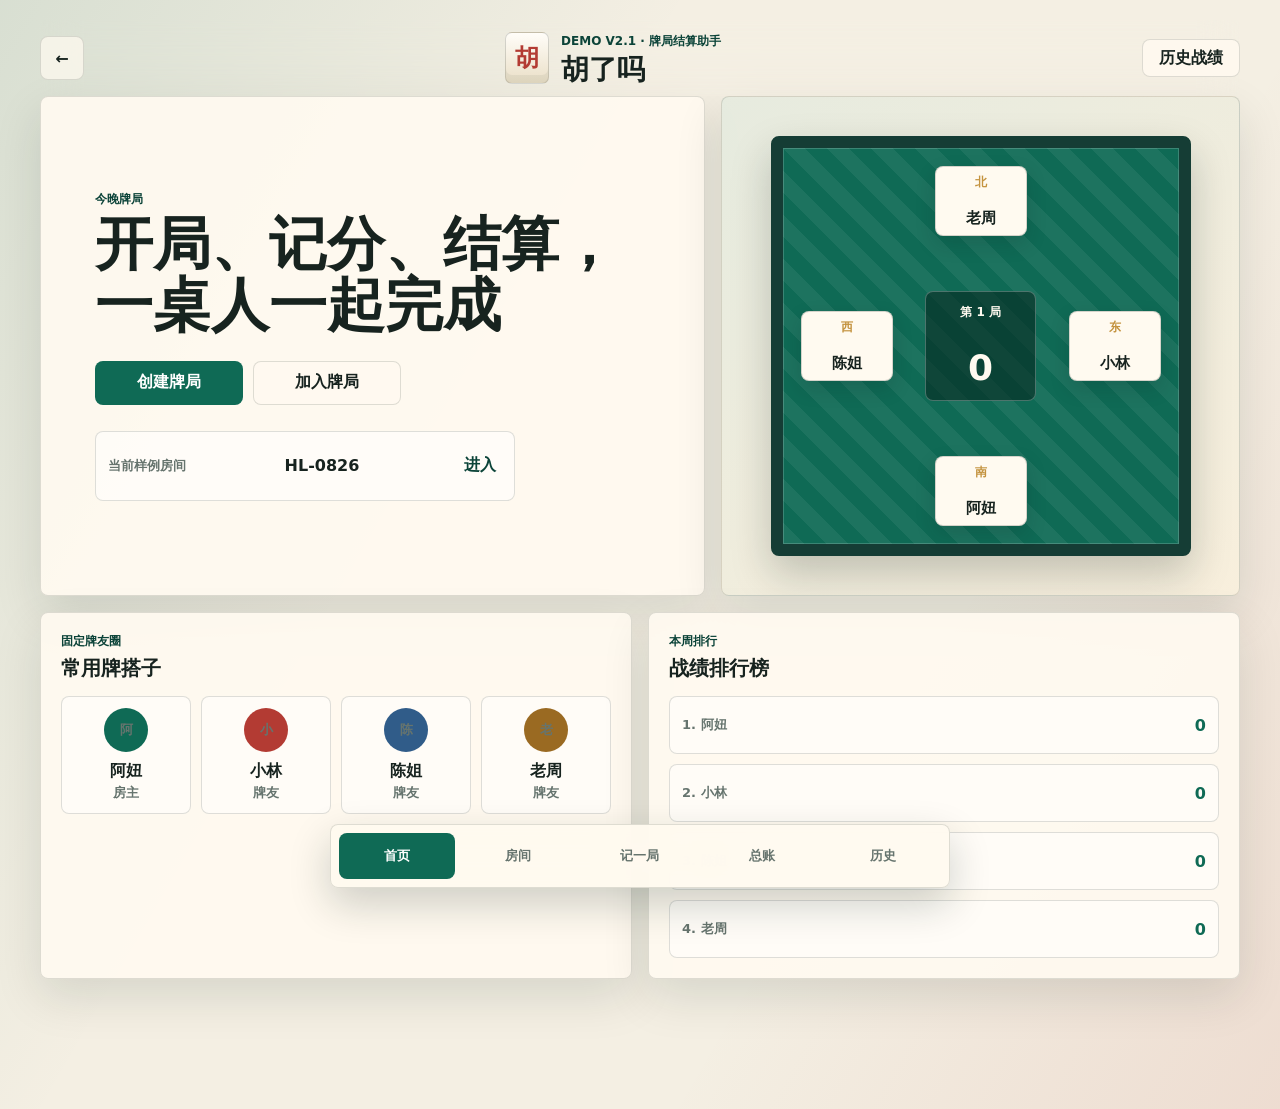
<file: demo-2.1/index.html>
<!doctype html>
<html lang="zh-CN">
  <head>
    <meta charset="UTF-8" />
    <meta name="viewport" content="width=device-width, initial-scale=1.0" />
    <title>胡了吗 Demo v2.1</title>
    <link rel="stylesheet" href="./styles.css" />
  </head>
  <body>
    <main class="app-shell">
      <header class="topbar">
        <button class="icon-button" data-back aria-label="返回上一页">←</button>
        <div class="brand-lockup">
          <span class="brand-mark">胡</span>
          <div>
            <p class="eyebrow">Demo v2.1 · 牌局结算助手</p>
            <h1>胡了吗</h1>
          </div>
        </div>
        <button class="ghost-button compact" data-route="history" type="button">历史战绩</button>
      </header>

      <section class="page active" id="home" data-title="首页">
        <div class="home-layout">
          <section class="command-panel">
            <p class="eyebrow">今晚牌局</p>
            <h2>开局、记分、结算，一桌人一起完成</h2>
            <div class="home-actions">
              <button class="primary-action" data-route="create" type="button">创建牌局</button>
              <button class="secondary-action" data-route="join" type="button">加入牌局</button>
            </div>
            <div class="quick-room">
              <span>当前样例房间</span>
              <strong id="homeRoomCode">HL-0826</strong>
              <button class="text-button" data-route="room" type="button">进入</button>
            </div>
          </section>

          <section class="table-visual" aria-label="四人牌桌">
            <div class="mahjong-table">
              <div class="seat seat-top">
                <span>北</span>
                <strong>老周</strong>
              </div>
              <div class="seat seat-right">
                <span>东</span>
                <strong>小林</strong>
              </div>
              <div class="seat seat-bottom">
                <span>南</span>
                <strong>阿妞</strong>
              </div>
              <div class="seat seat-left">
                <span>西</span>
                <strong>陈姐</strong>
              </div>
              <div class="table-center">
                <span>第 <b id="homeRound">1</b> 局</span>
                <strong id="homeNet">0</strong>
              </div>
            </div>
          </section>
        </div>

        <section class="dashboard-band">
          <article class="data-block">
            <div class="section-title">
              <p class="eyebrow">固定牌友圈</p>
              <h3>常用牌搭子</h3>
            </div>
            <div class="friend-row" id="friendGroup"></div>
          </article>
          <article class="data-block">
            <div class="section-title">
              <p class="eyebrow">本周排行</p>
              <h3>战绩排行榜</h3>
            </div>
            <div class="rank-list" id="homeRanks"></div>
          </article>
        </section>
      </section>

      <section class="page" id="create" data-title="创建牌局">
        <div class="flow-grid">
          <section class="form-surface">
            <div class="section-title">
              <p class="eyebrow">创建牌局</p>
              <h2>设置结算口径</h2>
            </div>
            <div class="field-grid">
              <label>
                地区规则
                <select id="ruleSelect">
                  <option value="宁波麻将">宁波麻将</option>
                  <option value="广东推倒胡">广东推倒胡</option>
                  <option value="四川血战到底">四川血战到底</option>
                  <option value="杭州麻将">杭州麻将</option>
                </select>
              </label>
              <label>
                底分
                <input id="baseScore" type="number" min="1" value="2" />
              </label>
              <label>
                封顶
                <select id="capSelect">
                  <option value="64">64 分</option>
                  <option value="128">128 分</option>
                  <option value="0">不封顶</option>
                </select>
              </label>
              <label>
                牌友圈
                <select id="groupSelect">
                  <option value="周六固定局">周六固定局</option>
                  <option value="家庭局">家庭局</option>
                  <option value="同学局">同学局</option>
                </select>
              </label>
            </div>

            <div class="player-editor" id="playerEditor"></div>
            <button class="primary-action full" id="createRoomBtn">生成房间</button>
          </section>

          <aside class="invite-surface">
            <div class="section-title">
              <p class="eyebrow">邀请牌友</p>
              <h2 id="createRoomCode">HL-0826</h2>
            </div>
            <div class="qr-card" id="qrGrid" aria-label="房间二维码"></div>
            <div class="invite-copy">
              <span>房间码</span>
              <strong id="inviteCode">HL-0826</strong>
            </div>
            <button class="secondary-action full" data-route="room" type="button">进入牌局房间</button>
          </aside>
        </div>
      </section>

      <section class="page" id="join" data-title="加入牌局">
        <div class="join-layout">
          <section class="form-surface">
            <div class="section-title">
              <p class="eyebrow">加入牌局</p>
              <h2>输入房间码</h2>
            </div>
            <div class="join-code">
              <input id="joinCode" type="text" value="HL-0826" maxlength="7" />
              <button class="primary-action" id="joinRoomBtn">加入</button>
            </div>
            <label>
              我的昵称
              <input id="joinName" type="text" value="阿杰" />
            </label>
            <div class="avatar-picker" id="avatarPicker"></div>
          </section>

          <section class="data-block room-preview">
            <div class="section-title">
              <p class="eyebrow">牌局预览</p>
              <h3>周六固定局</h3>
            </div>
            <div class="mini-scoreboard" id="joinPreview"></div>
          </section>
        </div>
      </section>

      <section class="page" id="room" data-title="牌局房间">
        <div class="room-head">
          <div>
            <p class="eyebrow">牌局房间 · <span id="roomCodeText">HL-0826</span></p>
            <h2><span id="roomRule">宁波麻将</span> · 第 <span id="roundNumber">1</span> 局</h2>
          </div>
          <div class="room-actions">
            <button class="secondary-action" data-route="ai" type="button">AI 裁判</button>
            <button class="secondary-action" data-route="summary" type="button">查看总账</button>
            <button class="primary-action" data-route="settle" type="button">单局结算</button>
          </div>
        </div>

        <section class="scoreboard" id="scoreboard"></section>

        <section class="room-grid">
          <article class="data-block">
            <div class="section-title">
              <p class="eyebrow">最近结算</p>
              <h3>单局流水</h3>
            </div>
            <div class="ledger-list" id="ledgerList"></div>
          </article>
          <article class="data-block">
            <div class="section-title">
              <p class="eyebrow">社交触发</p>
              <h3>本场高光</h3>
            </div>
            <div class="highlight-grid" id="highlightGrid"></div>
          </article>
        </section>

        <div class="sticky-bar">
          <button class="secondary-action" data-route="history" type="button">历史记录</button>
          <button class="secondary-action" data-route="summary" type="button">查看总账</button>
          <button class="primary-action" data-route="settle" type="button">记一局</button>
        </div>
      </section>

      <section class="page" id="settle" data-title="单局结算">
        <div class="settle-layout">
          <section class="form-surface">
            <div class="section-title">
              <p class="eyebrow">单局结算</p>
              <h2>确认输赢</h2>
            </div>
            <div class="field-grid">
              <label>
                赢家
                <select id="winnerSelect"></select>
              </label>
              <label>
                付款方式
                <select id="payerMode">
                  <option value="all">三家支付</option>
                  <option value="single">点炮一家</option>
                </select>
              </label>
              <label>
                点炮/输家
                <select id="loserSelect"></select>
              </label>
              <label>
                倍数
                <input id="multiplierInput" type="number" min="1" value="2" />
              </label>
            </div>

            <div class="fan-picker" id="fanPicker"></div>

            <div class="manual-amount">
              <label>
                直接输入金额
                <input id="directAmount" type="number" min="0" placeholder="留空则自动计算" />
              </label>
              <button class="secondary-action" id="calcSettleBtn">计算</button>
            </div>
          </section>

          <aside class="confirm-surface">
            <div class="section-title">
              <p class="eyebrow">确认收付款</p>
              <h2 id="settleTotal">¥0</h2>
            </div>
            <div class="payment-list" id="paymentList"></div>
            <button class="primary-action full" id="confirmSettleBtn">确认结算</button>
            <button class="text-button full" data-route="ai" type="button">复杂牌面，先让 AI 看</button>
          </aside>
        </div>
      </section>

      <section class="page" id="ai" data-title="AI 裁判">
        <div class="ai-layout">
          <section class="photo-surface">
            <div class="section-title">
              <p class="eyebrow">AI 辅助识别</p>
              <h2>复杂牌面裁判结果</h2>
            </div>
            <label class="upload-tile">
              <input id="handImageInput" type="file" accept="image/*" />
              <span id="uploadLabel">上传牌面照片</span>
            </label>
            <div class="tile-rack" id="aiTiles"></div>
            <button class="primary-action full" id="runAiBtn">开始识别</button>
          </section>

          <section class="judge-surface">
            <div class="judge-head">
              <div>
                <p class="eyebrow">裁判结果</p>
                <h2 id="aiResultTitle">清一色 · 自摸</h2>
              </div>
              <strong id="confidenceText">96%</strong>
            </div>
            <div class="confidence-meter">
              <span id="confidenceBar"></span>
            </div>
            <div class="reason-list" id="reasonList"></div>
            <div class="judge-actions">
              <button class="secondary-action" id="applyAiBtn">带入结算</button>
              <button class="primary-action" id="saveDisputeBtn">保存争议记录</button>
            </div>
          </section>
        </div>
      </section>

      <section class="page" id="summary" data-title="总账复盘">
        <div class="summary-layout">
          <section class="summary-main">
            <div class="section-title">
              <p class="eyebrow">整场总账</p>
              <h2>本场结算</h2>
            </div>
            <div class="final-scoreboard" id="finalScoreboard"></div>
            <div class="transfer-list" id="transferList"></div>
          </section>

          <aside class="share-poster" id="sharePoster">
            <p class="eyebrow">局后分享图</p>
            <h2>周六固定局</h2>
            <div class="poster-winner" id="posterWinner"></div>
            <div class="poster-stats" id="posterStats"></div>
            <div class="poster-footer">胡了吗 · 牌局已结清</div>
          </aside>
        </div>
        <div class="summary-actions">
          <button class="secondary-action" id="saveMatchBtn">保存到历史</button>
          <button class="primary-action" id="newRoundBtn">继续下一局</button>
        </div>
      </section>

      <section class="page" id="history" data-title="历史战绩">
        <div class="history-layout">
          <section class="data-block">
            <div class="section-title">
              <p class="eyebrow">今日流水</p>
              <h2>本场单局记录</h2>
            </div>
            <div class="match-history" id="roundArchive"></div>
          </section>
          <section class="data-block">
            <div class="section-title">
              <p class="eyebrow">历史战绩</p>
              <h2>牌局记录</h2>
            </div>
            <div class="match-history" id="matchHistory"></div>
          </section>
          <section class="data-block">
            <div class="section-title">
              <p class="eyebrow">争议记录</p>
              <h2>AI 牌面档案</h2>
            </div>
            <div class="dispute-list" id="disputeList"></div>
          </section>
        </div>
      </section>
    </main>

    <nav class="bottom-nav" aria-label="主要导航">
      <button data-route="home" type="button">
        <span>首页</span>
      </button>
      <button data-route="room" type="button">
        <span>房间</span>
      </button>
      <button data-route="settle" type="button">
        <span>记一局</span>
      </button>
      <button data-route="summary" type="button">
        <span>总账</span>
      </button>
      <button data-route="history" type="button">
        <span>历史</span>
      </button>
    </nav>

    <script src="./script.js"></script>
  </body>
</html>
</file>
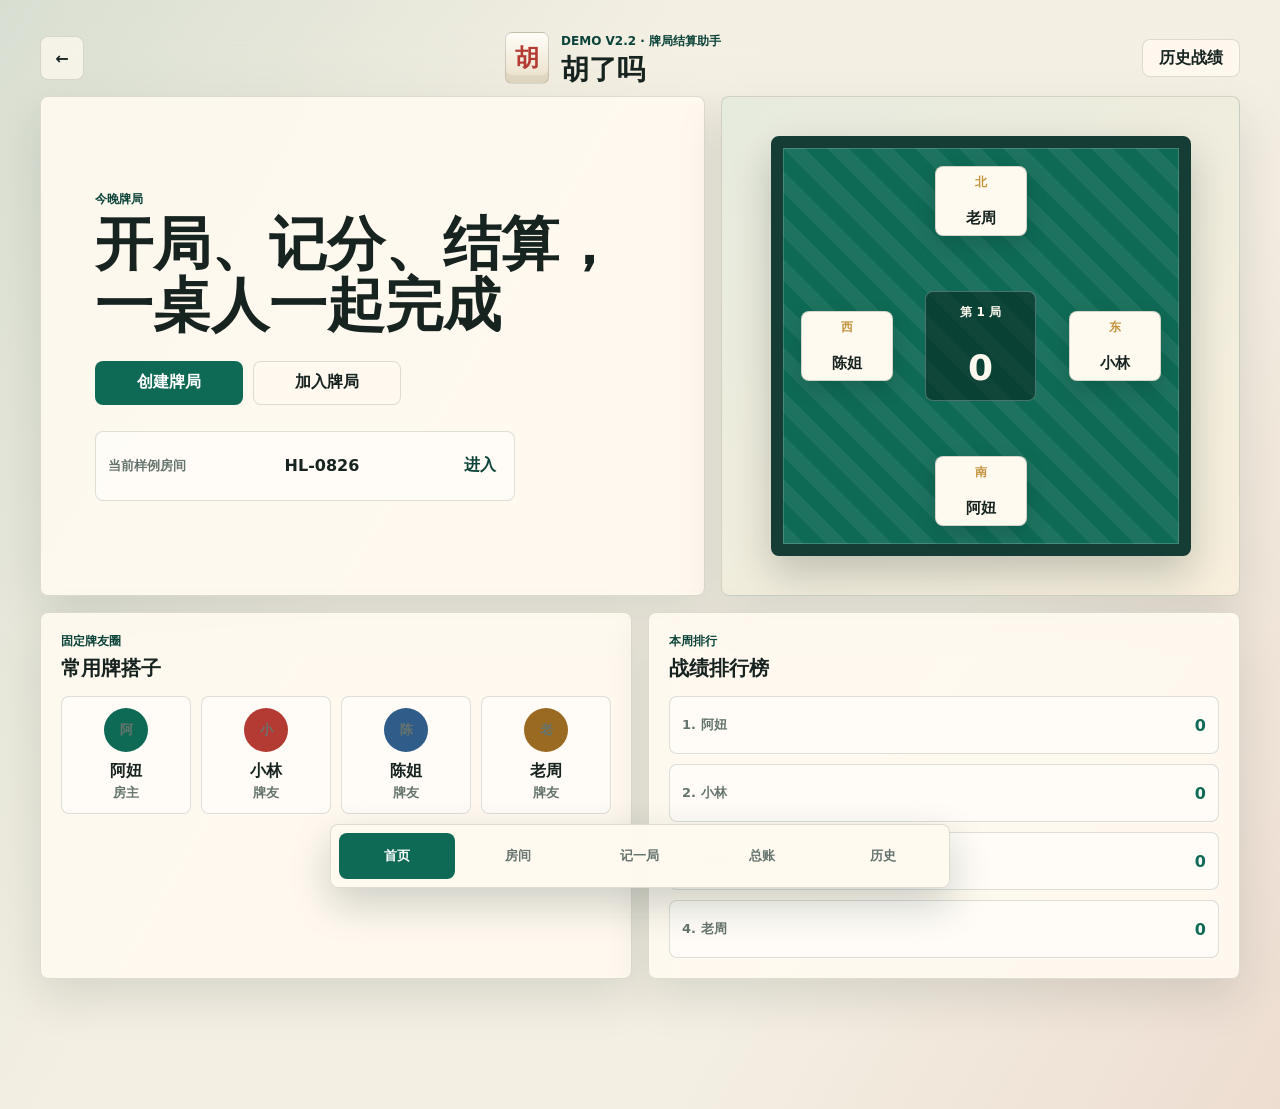
<file: demo-2.2/index.html>
<!doctype html>
<html lang="zh-CN">
  <head>
    <meta charset="UTF-8" />
    <meta name="viewport" content="width=device-width, initial-scale=1.0" />
    <title>胡了吗 Demo v2.2</title>
    <link rel="stylesheet" href="./styles.css" />
  </head>
  <body>
    <main class="app-shell">
      <header class="topbar">
        <button class="icon-button" data-back aria-label="返回上一页">←</button>
        <div class="brand-lockup">
          <span class="brand-mark">胡</span>
          <div>
            <p class="eyebrow">Demo v2.2 · 牌局结算助手</p>
            <h1>胡了吗</h1>
          </div>
        </div>
        <button class="ghost-button compact" data-route="history" type="button">历史战绩</button>
      </header>

      <section class="page active" id="home" data-title="首页">
        <div class="home-layout">
          <section class="command-panel">
            <p class="eyebrow">今晚牌局</p>
            <h2>开局、记分、结算，一桌人一起完成</h2>
            <div class="home-actions">
              <button class="primary-action" data-route="create" type="button">创建牌局</button>
              <button class="secondary-action" data-route="join" type="button">加入牌局</button>
            </div>
            <div class="quick-room">
              <span>当前样例房间</span>
              <strong id="homeRoomCode">HL-0826</strong>
              <button class="text-button" data-route="room" type="button">进入</button>
            </div>
          </section>

          <section class="table-visual" aria-label="四人牌桌">
            <div class="mahjong-table">
              <div class="seat seat-top">
                <span>北</span>
                <strong>老周</strong>
              </div>
              <div class="seat seat-right">
                <span>东</span>
                <strong>小林</strong>
              </div>
              <div class="seat seat-bottom">
                <span>南</span>
                <strong>阿妞</strong>
              </div>
              <div class="seat seat-left">
                <span>西</span>
                <strong>陈姐</strong>
              </div>
              <div class="table-center">
                <span>第 <b id="homeRound">1</b> 局</span>
                <strong id="homeNet">0</strong>
              </div>
            </div>
          </section>
        </div>

        <section class="dashboard-band">
          <article class="data-block">
            <div class="section-title">
              <p class="eyebrow">固定牌友圈</p>
              <h3>常用牌搭子</h3>
            </div>
            <div class="friend-row" id="friendGroup"></div>
          </article>
          <article class="data-block">
            <div class="section-title">
              <p class="eyebrow">本周排行</p>
              <h3>战绩排行榜</h3>
            </div>
            <div class="rank-list" id="homeRanks"></div>
          </article>
        </section>
      </section>

      <section class="page" id="create" data-title="创建牌局">
        <div class="flow-grid">
          <section class="form-surface">
            <div class="section-title">
              <p class="eyebrow">创建牌局</p>
              <h2>设置结算口径</h2>
            </div>
            <div class="field-grid">
              <label>
                地区规则
                <select id="ruleSelect">
                  <option value="宁波麻将">宁波麻将</option>
                  <option value="广东推倒胡">广东推倒胡</option>
                  <option value="四川血战到底">四川血战到底</option>
                  <option value="杭州麻将">杭州麻将</option>
                </select>
              </label>
              <label>
                底分
                <input id="baseScore" type="number" min="1" value="2" />
              </label>
              <label>
                封顶
                <select id="capSelect">
                  <option value="64">64 分</option>
                  <option value="128">128 分</option>
                  <option value="0">不封顶</option>
                </select>
              </label>
              <label>
                牌友圈
                <select id="groupSelect">
                  <option value="周六固定局">周六固定局</option>
                  <option value="家庭局">家庭局</option>
                  <option value="同学局">同学局</option>
                </select>
              </label>
            </div>

            <div class="player-editor" id="playerEditor"></div>
            <button class="primary-action full" id="createRoomBtn">生成房间</button>
          </section>

          <aside class="invite-surface">
            <div class="section-title">
              <p class="eyebrow">邀请牌友</p>
              <h2 id="createRoomCode">HL-0826</h2>
            </div>
            <div class="qr-card" id="qrGrid" aria-label="房间二维码"></div>
            <div class="invite-copy">
              <span>房间码</span>
              <strong id="inviteCode">HL-0826</strong>
            </div>
            <button class="secondary-action full" data-route="room" type="button">进入牌局房间</button>
          </aside>
        </div>
      </section>

      <section class="page" id="join" data-title="加入牌局">
        <div class="join-layout">
          <section class="form-surface">
            <div class="section-title">
              <p class="eyebrow">加入牌局</p>
              <h2>输入房间码</h2>
            </div>
            <div class="join-code">
              <input id="joinCode" type="text" value="HL-0826" maxlength="7" />
              <button class="primary-action" id="joinRoomBtn">加入</button>
            </div>
            <label>
              我的昵称
              <input id="joinName" type="text" value="阿杰" />
            </label>
            <div class="avatar-picker" id="avatarPicker"></div>
          </section>

          <section class="data-block room-preview">
            <div class="section-title">
              <p class="eyebrow">牌局预览</p>
              <h3>周六固定局</h3>
            </div>
            <div class="mini-scoreboard" id="joinPreview"></div>
          </section>
        </div>
      </section>

      <section class="page" id="room" data-title="牌局房间">
        <div class="room-head">
          <div>
            <p class="eyebrow">牌局房间 · <span id="roomCodeText">HL-0826</span></p>
            <h2><span id="roomRule">宁波麻将</span> · 第 <span id="roundNumber">1</span> 局</h2>
          </div>
          <div class="room-actions">
            <button class="secondary-action" data-route="ai" type="button">AI 裁判</button>
            <button class="secondary-action" data-route="summary" type="button">查看总账</button>
            <button class="primary-action" data-route="settle" type="button">单局结算</button>
          </div>
        </div>

        <section class="scoreboard" id="scoreboard"></section>

        <section class="room-grid">
          <article class="data-block">
            <div class="section-title">
              <p class="eyebrow">最近结算</p>
              <h3>单局流水</h3>
            </div>
            <div class="ledger-list" id="ledgerList"></div>
          </article>
          <article class="data-block">
            <div class="section-title">
              <p class="eyebrow">社交触发</p>
              <h3>本场高光</h3>
            </div>
            <div class="highlight-grid" id="highlightGrid"></div>
          </article>
        </section>

        <div class="sticky-bar">
          <button class="secondary-action" data-route="history" type="button">历史记录</button>
          <button class="secondary-action" data-route="summary" type="button">查看总账</button>
          <button class="primary-action" data-route="settle" type="button">记一局</button>
        </div>
      </section>

      <section class="page" id="settle" data-title="单局结算">
        <div class="settle-layout">
          <section class="form-surface">
            <div class="section-title">
              <p class="eyebrow">单局结算</p>
              <h2>确认输赢</h2>
            </div>
            <div class="field-grid">
              <label>
                赢家
                <select id="winnerSelect"></select>
              </label>
              <label>
                付款方式
                <select id="payerMode">
                  <option value="all">三家支付</option>
                  <option value="single">点炮一家</option>
                </select>
              </label>
              <label>
                点炮/输家
                <select id="loserSelect"></select>
              </label>
              <label>
                倍数
                <input id="multiplierInput" type="number" min="1" value="2" />
              </label>
            </div>

            <div class="fan-picker" id="fanPicker"></div>

            <div class="manual-amount">
              <label>
                直接输入金额
                <input id="directAmount" type="number" min="0" placeholder="留空则自动计算" />
              </label>
              <button class="secondary-action" id="calcSettleBtn">计算</button>
            </div>
          </section>

          <aside class="confirm-surface">
            <div class="section-title">
              <p class="eyebrow">确认收付款</p>
              <h2 id="settleTotal">¥0</h2>
            </div>
            <div class="payment-list" id="paymentList"></div>
            <button class="primary-action full" id="confirmSettleBtn">确认结算</button>
            <button class="text-button full" data-route="ai" type="button">复杂牌面，先让 AI 看</button>
          </aside>
        </div>
      </section>

      <section class="page" id="ai" data-title="AI 裁判">
        <div class="ai-layout">
          <section class="photo-surface">
            <div class="section-title">
              <p class="eyebrow">AI 辅助识别</p>
              <h2>复杂牌面裁判结果</h2>
            </div>
            <label class="upload-tile">
              <input id="handImageInput" type="file" accept="image/*" />
              <span id="uploadLabel">上传牌面照片</span>
            </label>
            <div class="tile-rack" id="aiTiles"></div>
            <button class="primary-action full" id="runAiBtn">开始识别</button>
          </section>

          <section class="judge-surface">
            <div class="judge-head">
              <div>
                <p class="eyebrow">裁判结果</p>
                <h2 id="aiResultTitle">清一色 · 自摸</h2>
              </div>
              <strong id="confidenceText">96%</strong>
            </div>
            <div class="confidence-meter">
              <span id="confidenceBar"></span>
            </div>
            <div class="reason-list" id="reasonList"></div>
            <div class="judge-actions">
              <button class="secondary-action" id="applyAiBtn">带入结算</button>
              <button class="primary-action" id="saveDisputeBtn">保存争议记录</button>
            </div>
          </section>
        </div>
      </section>

      <section class="page" id="summary" data-title="总账复盘">
        <div class="summary-layout">
          <section class="summary-main">
            <div class="section-title">
              <p class="eyebrow">整场总账</p>
              <h2>本场结算</h2>
            </div>
            <div class="final-scoreboard" id="finalScoreboard"></div>
            <div class="transfer-list" id="transferList"></div>
          </section>

          <aside class="share-poster" id="sharePoster">
            <p class="eyebrow">局后分享图</p>
            <h2>周六固定局</h2>
            <div class="poster-winner" id="posterWinner"></div>
            <div class="poster-stats" id="posterStats"></div>
            <div class="poster-footer">胡了吗 · 牌局已结清</div>
          </aside>
        </div>
        <div class="summary-actions">
          <button class="secondary-action" id="saveMatchBtn">保存到历史</button>
          <button class="primary-action" id="newRoundBtn">继续下一局</button>
        </div>
      </section>

      <section class="page" id="history" data-title="历史战绩">
        <div class="history-layout">
          <section class="data-block">
            <div class="section-title">
              <p class="eyebrow">今日流水</p>
              <h2>本场单局记录</h2>
            </div>
            <div class="match-history" id="roundArchive"></div>
          </section>
          <section class="data-block">
            <div class="section-title">
              <p class="eyebrow">历史战绩</p>
              <h2>牌局记录</h2>
            </div>
            <div class="match-history" id="matchHistory"></div>
          </section>
          <section class="data-block">
            <div class="section-title">
              <p class="eyebrow">争议记录</p>
              <h2>AI 牌面档案</h2>
            </div>
            <div class="dispute-list" id="disputeList"></div>
          </section>
        </div>
      </section>
    </main>

    <nav class="bottom-nav" aria-label="主要导航">
      <button data-route="home" type="button">
        <span>首页</span>
      </button>
      <button data-route="room" type="button">
        <span>房间</span>
      </button>
      <button data-route="settle" type="button">
        <span>记一局</span>
      </button>
      <button data-route="summary" type="button">
        <span>总账</span>
      </button>
      <button data-route="history" type="button">
        <span>历史</span>
      </button>
    </nav>

    <script src="./script.js"></script>
  </body>
</html>
</file>
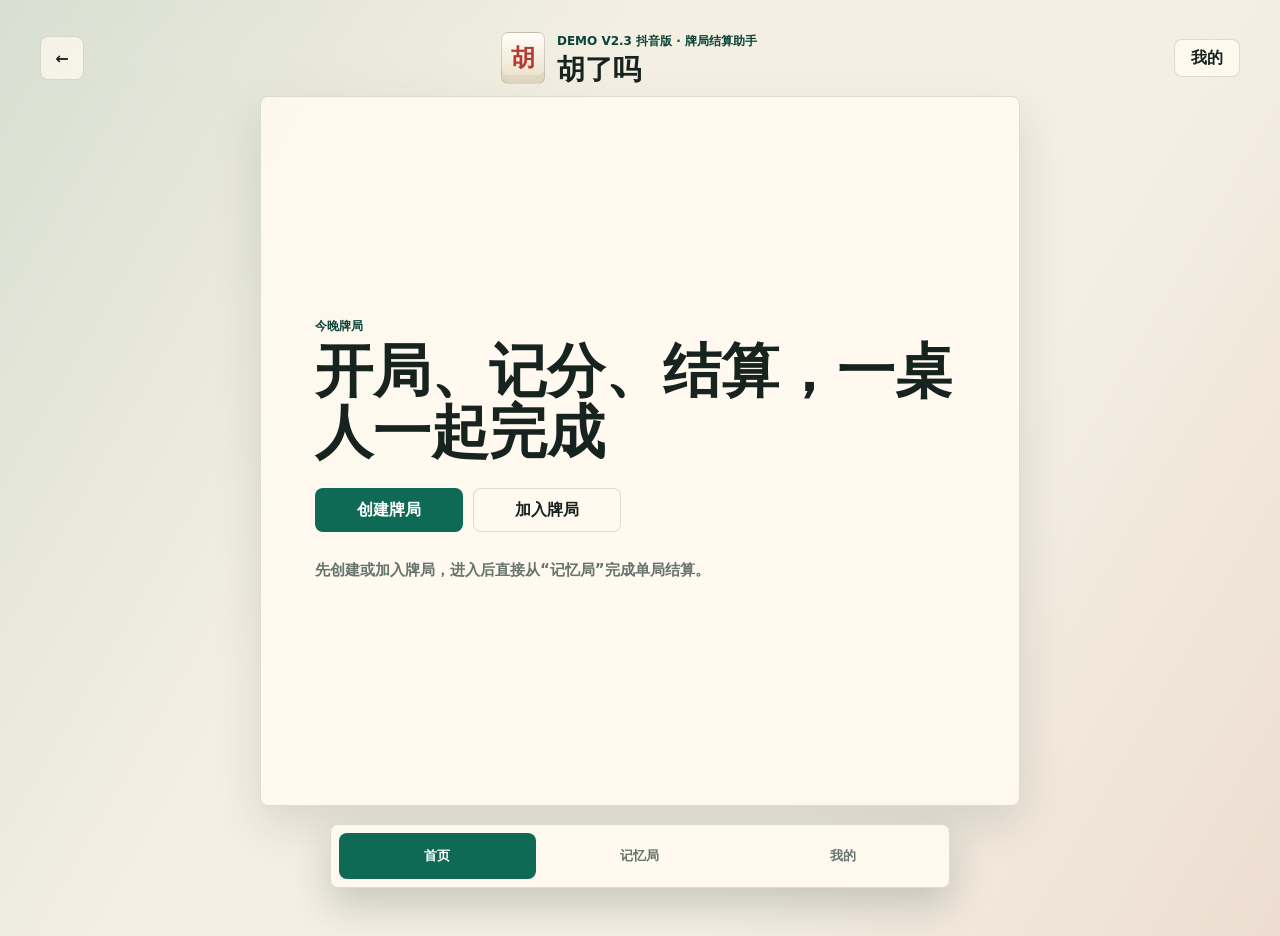
<file: demo-2.3-douyin/index.html>
<!doctype html>
<html lang="zh-CN">
  <head>
    <meta charset="UTF-8" />
    <meta name="viewport" content="width=device-width, initial-scale=1.0" />
    <title>胡了吗 Demo v2.3 抖音版</title>
    <link rel="stylesheet" href="./styles.css" />
  </head>
  <body>
    <main class="app-shell">
      <header class="topbar">
        <button class="icon-button" data-back aria-label="返回上一页">←</button>
        <div class="brand-lockup">
          <span class="brand-mark">胡</span>
          <div>
            <p class="eyebrow">Demo v2.3 抖音版 · 牌局结算助手</p>
            <h1>胡了吗</h1>
          </div>
        </div>
        <button class="ghost-button compact" data-route="me" type="button">我的</button>
      </header>

      <section class="page active" id="home" data-title="首页">
        <div class="home-layout simplified">
          <section class="command-panel">
            <p class="eyebrow">今晚牌局</p>
            <h2>开局、记分、结算，一桌人一起完成</h2>
            <div class="home-actions">
              <button class="primary-action" data-route="create" type="button">创建牌局</button>
              <button class="secondary-action" data-route="join" type="button">加入牌局</button>
            </div>
            <p class="home-hint">先创建或加入牌局，进入后直接从“记忆局”完成单局结算。</p>
          </section>
        </div>
      </section>

      <section class="page" id="create" data-title="创建牌局">
        <div class="flow-grid single">
          <section class="form-surface">
            <div class="section-title">
              <p class="eyebrow">第一步</p>
              <h2>基础信息</h2>
            </div>
            <div class="field-grid">
              <label>
                地区规则
                <select id="ruleSelect">
                  <option value="宁波麻将">宁波麻将</option>
                  <option value="广东推倒胡">广东推倒胡</option>
                  <option value="四川血战到底">四川血战到底</option>
                  <option value="杭州麻将">杭州麻将</option>
                </select>
              </label>
              <label>
                底分
                <input id="baseScore" type="number" min="1" value="2" />
              </label>
              <label>
                封顶
                <select id="capSelect">
                  <option value="64">64 分</option>
                  <option value="128">128 分</option>
                  <option value="0">不封顶</option>
                </select>
              </label>
              <label>
                牌友圈
                <select id="groupSelect">
                  <option value="周六固定局">周六固定局</option>
                  <option value="家庭局">家庭局</option>
                  <option value="同学局">同学局</option>
                </select>
              </label>
              <label>
                圈数
                <select id="roundLimitSelect">
                  <option value="4">4 圈</option>
                  <option value="8" selected>8 圈</option>
                  <option value="16">16 圈</option>
                </select>
              </label>
            </div>

            <div class="player-editor" id="playerEditor"></div>
            <button class="primary-action full" id="createRoomBtn">生成房间</button>
          </section>
        </div>
      </section>

      <section class="page" id="invite" data-title="房间生成">
        <div class="invite-layout">
          <aside class="invite-surface">
            <div class="section-title">
              <p class="eyebrow">房间已生成 · 邀请授权</p>
              <h2 id="createRoomCode">HL-0826</h2>
            </div>
            <div class="qr-card" id="qrGrid" aria-label="房间二维码"></div>
            <div class="invite-copy">
              <span>房间码</span>
              <strong id="inviteCode">HL-0826</strong>
            </div>
            <button class="secondary-action full share-download" type="button">长按下载分享</button>
            <button class="primary-action full" data-route="settle" type="button">进入牌局房间</button>
          </aside>
        </div>
      </section>

      <section class="page" id="join" data-title="加入牌局">
        <div class="join-layout">
          <section class="form-surface">
            <div class="section-title">
              <p class="eyebrow">加入牌局</p>
              <h2>输入房间码</h2>
            </div>
            <div class="join-code">
              <input id="joinCode" type="text" value="HL-0826" maxlength="7" />
              <button class="primary-action" id="joinRoomBtn">加入</button>
            </div>
            <label>
              我的昵称
              <input id="joinName" type="text" value="阿杰" />
            </label>
            <div class="avatar-picker" id="avatarPicker"></div>
          </section>

          <section class="data-block room-preview">
            <div class="section-title">
              <p class="eyebrow">牌局预览</p>
              <h3>周六固定局</h3>
            </div>
            <div class="mini-scoreboard" id="joinPreview"></div>
          </section>
        </div>
      </section>

      <section class="page" id="room" data-title="牌局房间">
        <div class="room-head">
          <div>
            <p class="eyebrow">牌局房间 · <span id="roomCodeText">HL-0826</span></p>
            <h2><span id="roomRule">宁波麻将</span> · 第 <span id="roundNumber">1</span> 局</h2>
          </div>
          <div class="room-actions">
            <button class="secondary-action" data-route="ai" type="button">AI 裁判</button>
            <button class="secondary-action" data-route="summary" type="button">查看总账</button>
            <button class="secondary-action share-download" type="button">长按下载分享</button>
            <button class="primary-action" data-route="settle" type="button">单局结算</button>
          </div>
        </div>

        <section class="scoreboard" id="scoreboard"></section>

        <section class="room-grid">
          <article class="data-block">
            <div class="section-title">
              <p class="eyebrow">最近结算</p>
              <h3>单局流水</h3>
            </div>
            <div class="ledger-list" id="ledgerList"></div>
          </article>
          <article class="data-block">
            <div class="section-title">
              <p class="eyebrow">社交触发</p>
              <h3>本场高光</h3>
            </div>
            <div class="highlight-grid" id="highlightGrid"></div>
          </article>
        </section>

        <div class="sticky-bar">
          <button class="secondary-action" data-route="history" type="button">历史记录</button>
          <button class="secondary-action" data-route="summary" type="button">查看总账</button>
          <button class="primary-action" data-route="settle" type="button">记一局</button>
        </div>
      </section>

      <section class="page" id="settle" data-title="单局结算">
        <div class="settle-layout">
          <section class="form-surface">
            <div class="section-title">
              <p class="eyebrow">单局结算</p>
              <h2>确认输赢</h2>
            </div>
            <div class="field-grid">
              <label>
                赢家
                <select id="winnerSelect"></select>
              </label>
              <label>
                付款方式
                <select id="payerMode">
                  <option value="all">三家支付</option>
                  <option value="single">点炮一家</option>
                </select>
              </label>
              <label>
                点炮/输家
                <select id="loserSelect"></select>
              </label>
              <label>
                倍数
                <input id="multiplierInput" type="number" min="1" value="2" />
              </label>
            </div>

            <div class="fan-picker" id="fanPicker"></div>

            <div class="manual-amount">
              <label>
                直接输入金额
                <input id="directAmount" type="number" min="0" placeholder="留空则自动计算" />
              </label>
              <button class="secondary-action" id="calcSettleBtn">计算</button>
            </div>
          </section>

          <aside class="confirm-surface">
            <div class="section-title">
              <p class="eyebrow">确认收付款</p>
              <h2 id="settleTotal">¥0</h2>
            </div>
            <div class="payment-list" id="paymentList"></div>
            <button class="primary-action full" id="confirmSettleBtn">确认结算</button>
            <button class="text-button full" data-route="ai" type="button">复杂牌面，先让 AI 看</button>
          </aside>
        </div>
      </section>

      <section class="page" id="ai" data-title="AI 裁判">
        <div class="ai-layout">
          <section class="photo-surface">
            <div class="section-title">
              <p class="eyebrow">AI 辅助识别</p>
              <h2>复杂牌面裁判结果</h2>
            </div>
            <label class="upload-tile">
              <input id="handImageInput" type="file" accept="image/*" />
              <span id="uploadLabel">上传牌面照片</span>
            </label>
            <div class="tile-rack" id="aiTiles"></div>
            <button class="primary-action full" id="runAiBtn">开始识别</button>
          </section>

          <section class="judge-surface">
            <div class="judge-head">
              <div>
                <p class="eyebrow">裁判结果</p>
                <h2 id="aiResultTitle">清一色 · 自摸</h2>
              </div>
              <strong id="confidenceText">96%</strong>
            </div>
            <div class="confidence-meter">
              <span id="confidenceBar"></span>
            </div>
            <div class="reason-list" id="reasonList"></div>
            <div class="judge-actions">
              <button class="secondary-action" id="applyAiBtn">带入结算</button>
              <button class="primary-action" id="saveDisputeBtn">保存争议记录</button>
            </div>
          </section>
        </div>
      </section>

      <section class="page" id="summary" data-title="总账复盘">
        <div class="summary-layout">
          <section class="summary-main">
            <div class="section-title">
              <p class="eyebrow">整场总账</p>
              <h2>本场结算</h2>
            </div>
            <div class="final-scoreboard" id="finalScoreboard"></div>
            <div class="transfer-list" id="transferList"></div>
          </section>

          <aside class="share-poster" id="sharePoster">
            <p class="eyebrow">局后分享图</p>
            <h2>周六固定局</h2>
            <div class="poster-winner" id="posterWinner"></div>
            <div class="poster-stats" id="posterStats"></div>
            <div class="poster-footer">胡了吗 · 牌局已结清</div>
          </aside>
        </div>
        <div class="summary-actions">
          <button class="secondary-action" id="saveMatchBtn">保存到历史</button>
          <button class="primary-action" id="newRoundBtn">继续下一局</button>
        </div>
      </section>

      <section class="page" id="history" data-title="历史战绩">
        <div class="history-layout">
          <section class="data-block">
            <div class="section-title">
              <p class="eyebrow">今日流水</p>
              <h2>本场单局记录</h2>
            </div>
            <div class="match-history" id="roundArchive"></div>
          </section>
          <section class="data-block">
            <div class="section-title">
              <p class="eyebrow">历史战绩</p>
              <h2>牌局记录</h2>
            </div>
            <div class="match-history" id="matchHistory"></div>
          </section>
          <section class="data-block">
            <div class="section-title">
              <p class="eyebrow">争议记录</p>
              <h2>AI 牌面档案</h2>
            </div>
            <div class="dispute-list" id="disputeList"></div>
          </section>
        </div>
      </section>

      <section class="page" id="me" data-title="我的">
        <div class="me-layout">
          <section class="data-block">
            <div class="section-title">
              <p class="eyebrow">我的牌局</p>
              <h2>常用功能</h2>
            </div>
            <div class="my-action-grid">
              <button class="secondary-action" data-route="room" type="button">房间面板</button>
              <button class="secondary-action" data-route="ai" type="button">AI 裁判</button>
              <button class="secondary-action" data-route="summary" type="button">总账复盘</button>
              <button class="secondary-action" data-route="history" type="button">历史战绩</button>
            </div>
          </section>

          <section class="table-visual" aria-label="四人牌桌">
            <div class="mahjong-table">
              <div class="seat seat-top">
                <span>北</span>
                <strong>老周</strong>
              </div>
              <div class="seat seat-right">
                <span>东</span>
                <strong>小林</strong>
              </div>
              <div class="seat seat-bottom">
                <span>南</span>
                <strong>阿妞</strong>
              </div>
              <div class="seat seat-left">
                <span>西</span>
                <strong>陈姐</strong>
              </div>
              <div class="table-center">
                <span>第 <b id="homeRound">1</b> 局</span>
                <strong id="homeNet">0</strong>
              </div>
            </div>
          </section>

          <section class="dashboard-band embedded">
            <article class="data-block">
              <div class="section-title">
                <p class="eyebrow">固定牌友圈</p>
                <h3>常用牌搭子</h3>
              </div>
              <div class="friend-row" id="friendGroup"></div>
            </article>
            <article class="data-block">
              <div class="section-title">
                <p class="eyebrow">本周排行</p>
                <h3>战绩排行榜</h3>
              </div>
              <div class="rank-list" id="homeRanks"></div>
            </article>
          </section>
        </div>
      </section>
    </main>

    <nav class="bottom-nav" aria-label="主要导航">
      <button data-route="home" type="button">
        <span>首页</span>
      </button>
      <button data-route="settle" type="button">
        <span>记忆局</span>
      </button>
      <button data-route="me" type="button">
        <span>我的</span>
      </button>
    </nav>

    <script src="./script.js"></script>
  </body>
</html>
</file>
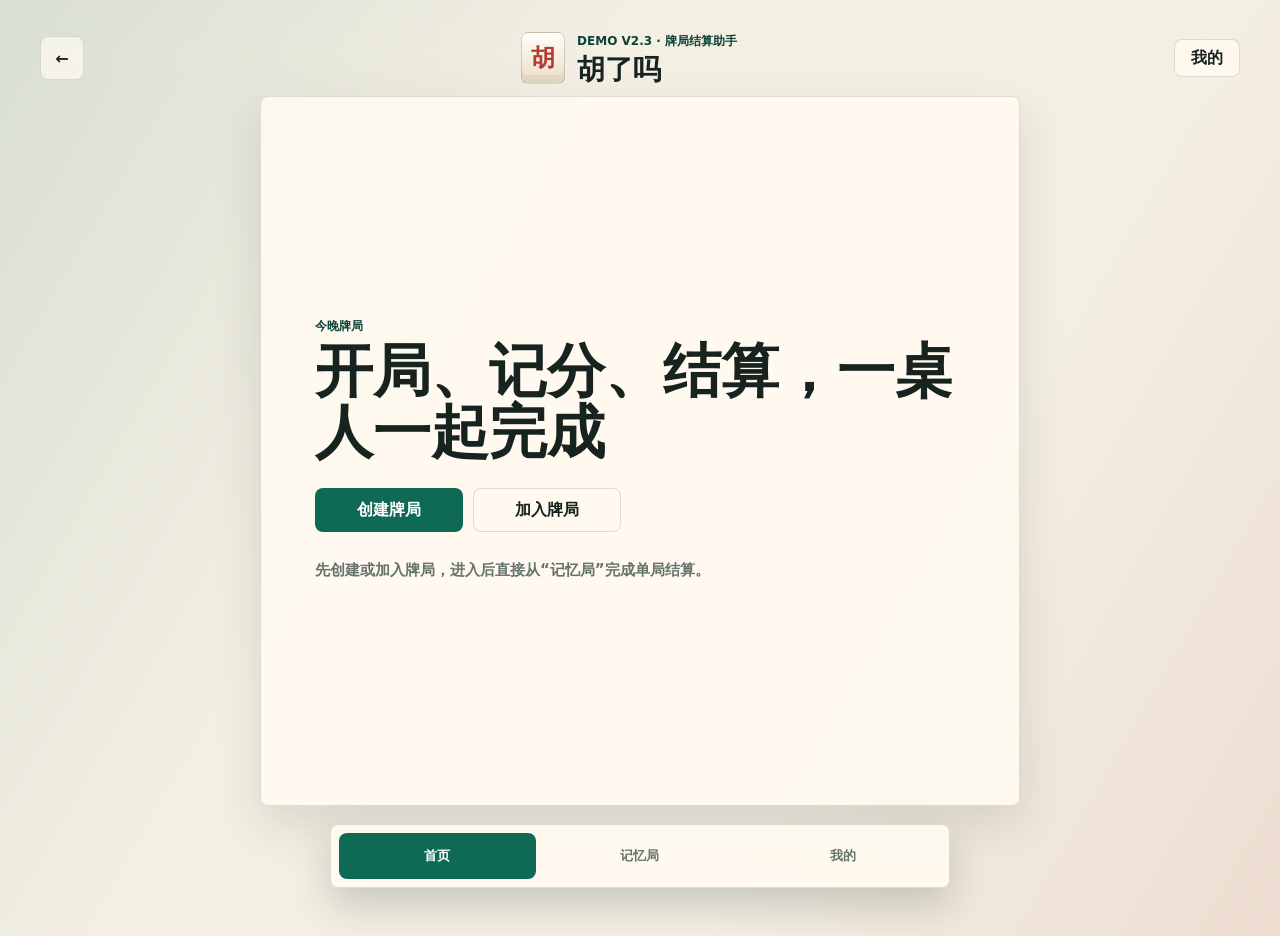
<file: demo-2.3/index.html>
<!doctype html>
<html lang="zh-CN">
  <head>
    <meta charset="UTF-8" />
    <meta name="viewport" content="width=device-width, initial-scale=1.0" />
    <title>胡了吗 Demo v2.3</title>
    <link rel="stylesheet" href="./styles.css" />
  </head>
  <body>
    <main class="app-shell">
      <header class="topbar">
        <button class="icon-button" data-back aria-label="返回上一页">←</button>
        <div class="brand-lockup">
          <span class="brand-mark">胡</span>
          <div>
            <p class="eyebrow">Demo v2.3 · 牌局结算助手</p>
            <h1>胡了吗</h1>
          </div>
        </div>
        <button class="ghost-button compact" data-route="me" type="button">我的</button>
      </header>

      <section class="page active" id="home" data-title="首页">
        <div class="home-layout simplified">
          <section class="command-panel">
            <p class="eyebrow">今晚牌局</p>
            <h2>开局、记分、结算，一桌人一起完成</h2>
            <div class="home-actions">
              <button class="primary-action" data-route="create" type="button">创建牌局</button>
              <button class="secondary-action" data-route="join" type="button">加入牌局</button>
            </div>
            <p class="home-hint">先创建或加入牌局，进入后直接从“记忆局”完成单局结算。</p>
          </section>
        </div>
      </section>

      <section class="page" id="create" data-title="创建牌局">
        <div class="flow-grid single">
          <section class="form-surface">
            <div class="section-title">
              <p class="eyebrow">第一步</p>
              <h2>基础信息</h2>
            </div>
            <div class="field-grid">
              <label>
                地区规则
                <select id="ruleSelect">
                  <option value="宁波麻将">宁波麻将</option>
                  <option value="广东推倒胡">广东推倒胡</option>
                  <option value="四川血战到底">四川血战到底</option>
                  <option value="杭州麻将">杭州麻将</option>
                </select>
              </label>
              <label>
                底分
                <input id="baseScore" type="number" min="1" value="2" />
              </label>
              <label>
                封顶
                <select id="capSelect">
                  <option value="64">64 分</option>
                  <option value="128">128 分</option>
                  <option value="0">不封顶</option>
                </select>
              </label>
              <label>
                牌友圈
                <select id="groupSelect">
                  <option value="周六固定局">周六固定局</option>
                  <option value="家庭局">家庭局</option>
                  <option value="同学局">同学局</option>
                </select>
              </label>
              <label>
                圈数
                <select id="roundLimitSelect">
                  <option value="4">4 圈</option>
                  <option value="8" selected>8 圈</option>
                  <option value="16">16 圈</option>
                </select>
              </label>
            </div>

            <div class="player-editor" id="playerEditor"></div>
            <button class="primary-action full" id="createRoomBtn">生成房间</button>
          </section>
        </div>
      </section>

      <section class="page" id="invite" data-title="房间生成">
        <div class="invite-layout">
          <aside class="invite-surface">
            <div class="section-title">
              <p class="eyebrow">房间已生成 · 邀请授权</p>
              <h2 id="createRoomCode">HL-0826</h2>
            </div>
            <div class="qr-card" id="qrGrid" aria-label="房间二维码"></div>
            <div class="invite-copy">
              <span>房间码</span>
              <strong id="inviteCode">HL-0826</strong>
            </div>
            <button class="secondary-action full share-download" type="button">长按下载分享</button>
            <button class="primary-action full" data-route="settle" type="button">进入牌局房间</button>
          </aside>
        </div>
      </section>

      <section class="page" id="join" data-title="加入牌局">
        <div class="join-layout">
          <section class="form-surface">
            <div class="section-title">
              <p class="eyebrow">加入牌局</p>
              <h2>输入房间码</h2>
            </div>
            <div class="join-code">
              <input id="joinCode" type="text" value="HL-0826" maxlength="7" />
              <button class="primary-action" id="joinRoomBtn">加入</button>
            </div>
            <label>
              我的昵称
              <input id="joinName" type="text" value="阿杰" />
            </label>
            <div class="avatar-picker" id="avatarPicker"></div>
          </section>

          <section class="data-block room-preview">
            <div class="section-title">
              <p class="eyebrow">牌局预览</p>
              <h3>周六固定局</h3>
            </div>
            <div class="mini-scoreboard" id="joinPreview"></div>
          </section>
        </div>
      </section>

      <section class="page" id="room" data-title="牌局房间">
        <div class="room-head">
          <div>
            <p class="eyebrow">牌局房间 · <span id="roomCodeText">HL-0826</span></p>
            <h2><span id="roomRule">宁波麻将</span> · 第 <span id="roundNumber">1</span> 局</h2>
          </div>
          <div class="room-actions">
            <button class="secondary-action" data-route="ai" type="button">AI 裁判</button>
            <button class="secondary-action" data-route="summary" type="button">查看总账</button>
            <button class="secondary-action share-download" type="button">长按下载分享</button>
            <button class="primary-action" data-route="settle" type="button">单局结算</button>
          </div>
        </div>

        <section class="scoreboard" id="scoreboard"></section>

        <section class="room-grid">
          <article class="data-block">
            <div class="section-title">
              <p class="eyebrow">最近结算</p>
              <h3>单局流水</h3>
            </div>
            <div class="ledger-list" id="ledgerList"></div>
          </article>
          <article class="data-block">
            <div class="section-title">
              <p class="eyebrow">社交触发</p>
              <h3>本场高光</h3>
            </div>
            <div class="highlight-grid" id="highlightGrid"></div>
          </article>
        </section>

        <div class="sticky-bar">
          <button class="secondary-action" data-route="history" type="button">历史记录</button>
          <button class="secondary-action" data-route="summary" type="button">查看总账</button>
          <button class="primary-action" data-route="settle" type="button">记一局</button>
        </div>
      </section>

      <section class="page" id="settle" data-title="单局结算">
        <div class="settle-layout">
          <section class="form-surface">
            <div class="section-title">
              <p class="eyebrow">单局结算</p>
              <h2>确认输赢</h2>
            </div>
            <div class="field-grid">
              <label>
                赢家
                <select id="winnerSelect"></select>
              </label>
              <label>
                付款方式
                <select id="payerMode">
                  <option value="all">三家支付</option>
                  <option value="single">点炮一家</option>
                </select>
              </label>
              <label>
                点炮/输家
                <select id="loserSelect"></select>
              </label>
              <label>
                倍数
                <input id="multiplierInput" type="number" min="1" value="2" />
              </label>
            </div>

            <div class="fan-picker" id="fanPicker"></div>

            <div class="manual-amount">
              <label>
                直接输入金额
                <input id="directAmount" type="number" min="0" placeholder="留空则自动计算" />
              </label>
              <button class="secondary-action" id="calcSettleBtn">计算</button>
            </div>
          </section>

          <aside class="confirm-surface">
            <div class="section-title">
              <p class="eyebrow">确认收付款</p>
              <h2 id="settleTotal">¥0</h2>
            </div>
            <div class="payment-list" id="paymentList"></div>
            <button class="primary-action full" id="confirmSettleBtn">确认结算</button>
            <button class="text-button full" data-route="ai" type="button">复杂牌面，先让 AI 看</button>
          </aside>
        </div>
      </section>

      <section class="page" id="ai" data-title="AI 裁判">
        <div class="ai-layout">
          <section class="photo-surface">
            <div class="section-title">
              <p class="eyebrow">AI 辅助识别</p>
              <h2>复杂牌面裁判结果</h2>
            </div>
            <label class="upload-tile">
              <input id="handImageInput" type="file" accept="image/*" />
              <span id="uploadLabel">上传牌面照片</span>
            </label>
            <div class="tile-rack" id="aiTiles"></div>
            <button class="primary-action full" id="runAiBtn">开始识别</button>
          </section>

          <section class="judge-surface">
            <div class="judge-head">
              <div>
                <p class="eyebrow">裁判结果</p>
                <h2 id="aiResultTitle">清一色 · 自摸</h2>
              </div>
              <strong id="confidenceText">96%</strong>
            </div>
            <div class="confidence-meter">
              <span id="confidenceBar"></span>
            </div>
            <div class="reason-list" id="reasonList"></div>
            <div class="judge-actions">
              <button class="secondary-action" id="applyAiBtn">带入结算</button>
              <button class="primary-action" id="saveDisputeBtn">保存争议记录</button>
            </div>
          </section>
        </div>
      </section>

      <section class="page" id="summary" data-title="总账复盘">
        <div class="summary-layout">
          <section class="summary-main">
            <div class="section-title">
              <p class="eyebrow">整场总账</p>
              <h2>本场结算</h2>
            </div>
            <div class="final-scoreboard" id="finalScoreboard"></div>
            <div class="transfer-list" id="transferList"></div>
          </section>

          <aside class="share-poster" id="sharePoster">
            <p class="eyebrow">局后分享图</p>
            <h2>周六固定局</h2>
            <div class="poster-winner" id="posterWinner"></div>
            <div class="poster-stats" id="posterStats"></div>
            <div class="poster-footer">胡了吗 · 牌局已结清</div>
          </aside>
        </div>
        <div class="summary-actions">
          <button class="secondary-action" id="saveMatchBtn">保存到历史</button>
          <button class="primary-action" id="newRoundBtn">继续下一局</button>
        </div>
      </section>

      <section class="page" id="history" data-title="历史战绩">
        <div class="history-layout">
          <section class="data-block">
            <div class="section-title">
              <p class="eyebrow">今日流水</p>
              <h2>本场单局记录</h2>
            </div>
            <div class="match-history" id="roundArchive"></div>
          </section>
          <section class="data-block">
            <div class="section-title">
              <p class="eyebrow">历史战绩</p>
              <h2>牌局记录</h2>
            </div>
            <div class="match-history" id="matchHistory"></div>
          </section>
          <section class="data-block">
            <div class="section-title">
              <p class="eyebrow">争议记录</p>
              <h2>AI 牌面档案</h2>
            </div>
            <div class="dispute-list" id="disputeList"></div>
          </section>
        </div>
      </section>

      <section class="page" id="me" data-title="我的">
        <div class="me-layout">
          <section class="data-block">
            <div class="section-title">
              <p class="eyebrow">我的牌局</p>
              <h2>常用功能</h2>
            </div>
            <div class="my-action-grid">
              <button class="secondary-action" data-route="room" type="button">房间面板</button>
              <button class="secondary-action" data-route="ai" type="button">AI 裁判</button>
              <button class="secondary-action" data-route="summary" type="button">总账复盘</button>
              <button class="secondary-action" data-route="history" type="button">历史战绩</button>
            </div>
          </section>

          <section class="table-visual" aria-label="四人牌桌">
            <div class="mahjong-table">
              <div class="seat seat-top">
                <span>北</span>
                <strong>老周</strong>
              </div>
              <div class="seat seat-right">
                <span>东</span>
                <strong>小林</strong>
              </div>
              <div class="seat seat-bottom">
                <span>南</span>
                <strong>阿妞</strong>
              </div>
              <div class="seat seat-left">
                <span>西</span>
                <strong>陈姐</strong>
              </div>
              <div class="table-center">
                <span>第 <b id="homeRound">1</b> 局</span>
                <strong id="homeNet">0</strong>
              </div>
            </div>
          </section>

          <section class="dashboard-band embedded">
            <article class="data-block">
              <div class="section-title">
                <p class="eyebrow">固定牌友圈</p>
                <h3>常用牌搭子</h3>
              </div>
              <div class="friend-row" id="friendGroup"></div>
            </article>
            <article class="data-block">
              <div class="section-title">
                <p class="eyebrow">本周排行</p>
                <h3>战绩排行榜</h3>
              </div>
              <div class="rank-list" id="homeRanks"></div>
            </article>
          </section>
        </div>
      </section>
    </main>

    <nav class="bottom-nav" aria-label="主要导航">
      <button data-route="home" type="button">
        <span>首页</span>
      </button>
      <button data-route="settle" type="button">
        <span>记忆局</span>
      </button>
      <button data-route="me" type="button">
        <span>我的</span>
      </button>
    </nav>

    <script src="./script.js"></script>
  </body>
</html>
</file>
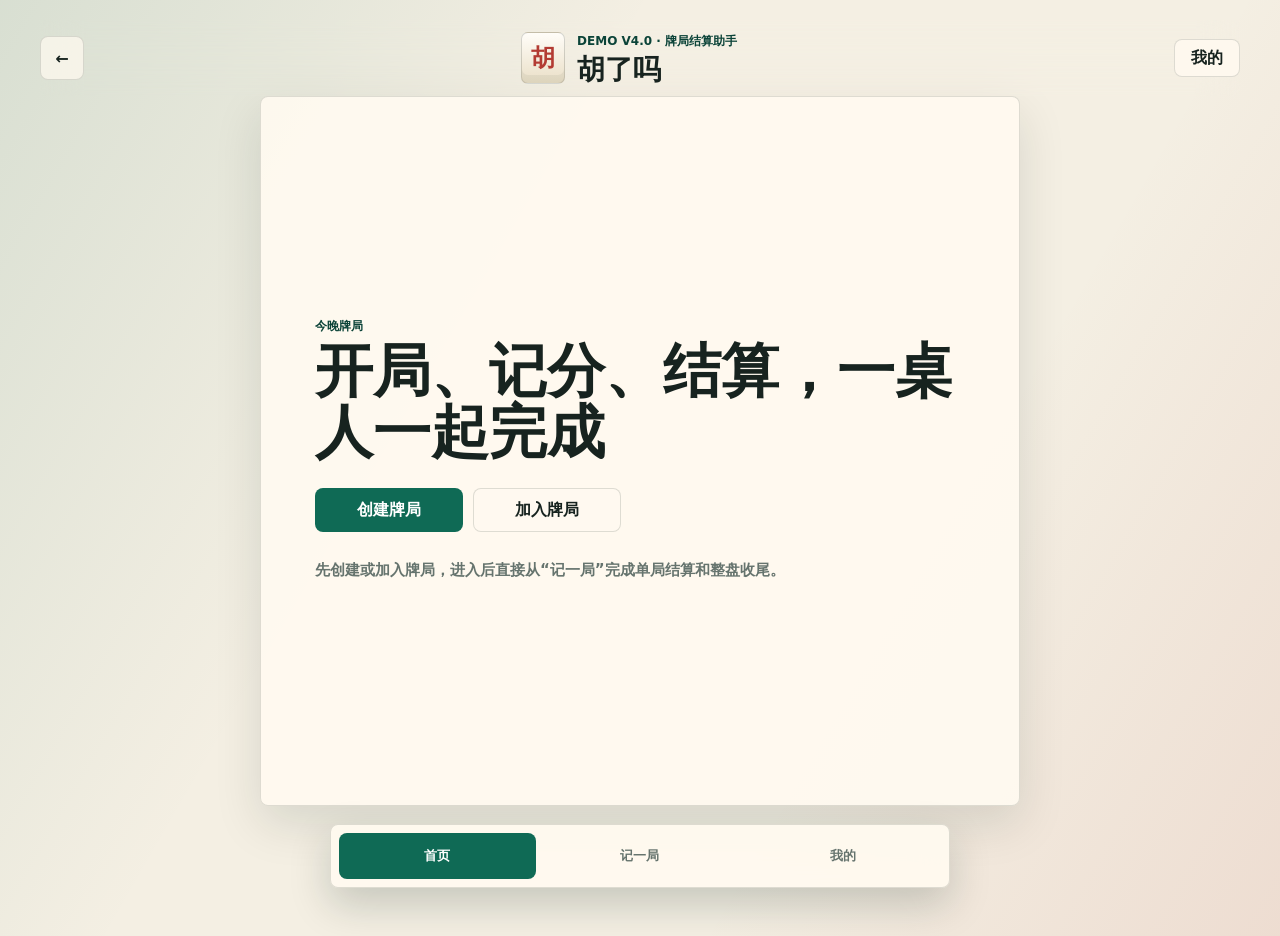
<file: demo-4.0/index.html>
<!doctype html>
<html lang="zh-CN">
  <head>
    <meta charset="UTF-8" />
    <meta name="viewport" content="width=device-width, initial-scale=1.0" />
    <title>胡了吗 Demo v4.0</title>
    <link rel="stylesheet" href="./styles.css" />
  </head>
  <body>
    <main class="app-shell">
      <header class="topbar">
        <button class="icon-button" data-back aria-label="返回上一页">←</button>
        <div class="brand-lockup">
          <span class="brand-mark">胡</span>
          <div>
            <p class="eyebrow">Demo v4.0 · 牌局结算助手</p>
            <h1>胡了吗</h1>
          </div>
        </div>
        <button class="ghost-button compact" data-route="me" type="button">我的</button>
      </header>

      <section class="page active" id="home" data-title="首页">
        <div class="home-layout simplified">
          <section class="command-panel">
            <p class="eyebrow">今晚牌局</p>
            <h2>开局、记分、结算，一桌人一起完成</h2>
            <div class="home-actions">
              <button class="primary-action" data-route="create" type="button">创建牌局</button>
              <button class="secondary-action" data-route="join" type="button">加入牌局</button>
            </div>
            <p class="home-hint">先创建或加入牌局，进入后直接从“记一局”完成单局结算和整盘收尾。</p>
          </section>
        </div>
      </section>

      <section class="page" id="create" data-title="创建牌局">
        <div class="flow-grid single">
          <section class="form-surface">
            <div class="section-title">
              <p class="eyebrow">第一步</p>
              <h2>基础信息</h2>
            </div>
            <div class="field-grid">
              <label>
                地区规则
                <select id="ruleSelect">
                  <option value="宁波麻将">宁波麻将</option>
                  <option value="广东推倒胡">广东推倒胡</option>
                  <option value="四川血战到底">四川血战到底</option>
                  <option value="杭州麻将">杭州麻将</option>
                </select>
              </label>
              <label>
                底分
                <input id="baseScore" type="number" min="1" value="2" />
              </label>
              <label>
                封顶
                <select id="capSelect">
                  <option value="64">64 分</option>
                  <option value="128">128 分</option>
                  <option value="0">不封顶</option>
                </select>
              </label>
              <label>
                牌友圈
                <select id="groupSelect">
                  <option value="周六固定局">周六固定局</option>
                  <option value="家庭局">家庭局</option>
                  <option value="同学局">同学局</option>
                </select>
              </label>
              <label>
                圈数
                <select id="roundLimitSelect">
                  <option value="4">4 圈</option>
                  <option value="8" selected>8 圈</option>
                  <option value="16">16 圈</option>
                </select>
              </label>
            </div>

            <div class="player-editor" id="playerEditor"></div>
            <button class="primary-action full" id="createRoomBtn">生成房间</button>
          </section>
        </div>
      </section>

      <section class="page" id="invite" data-title="房间生成">
        <div class="invite-layout">
          <aside class="invite-surface">
            <div class="section-title">
              <p class="eyebrow">房间已生成 · 邀请授权</p>
              <h2 id="createRoomCode">HL-0826</h2>
            </div>
            <div class="qr-card" id="qrGrid" aria-label="房间二维码"></div>
            <div class="invite-copy">
              <span>房间码</span>
              <strong id="inviteCode">HL-0826</strong>
            </div>
            <button class="secondary-action full share-download" type="button">长按下载分享</button>
            <button class="primary-action full" data-route="settle" type="button">进入牌局房间</button>
          </aside>
        </div>
      </section>

      <section class="page" id="join" data-title="加入牌局">
        <div class="join-layout">
          <section class="form-surface">
            <div class="section-title">
              <p class="eyebrow">加入牌局</p>
              <h2>输入房间码</h2>
            </div>
            <div class="join-code">
              <input id="joinCode" type="text" value="HL-0826" maxlength="7" />
              <button class="primary-action" id="joinRoomBtn">加入</button>
            </div>
            <label>
              我的昵称
              <input id="joinName" type="text" value="阿杰" />
            </label>
            <div class="avatar-picker" id="avatarPicker"></div>
          </section>

          <section class="data-block room-preview">
            <div class="section-title">
              <p class="eyebrow">牌局预览</p>
              <h3>周六固定局</h3>
            </div>
            <div class="mini-scoreboard" id="joinPreview"></div>
          </section>
        </div>
      </section>

      <section class="page" id="room" data-title="牌局房间">
        <div class="room-head">
          <div>
            <p class="eyebrow">牌局房间 · <span id="roomCodeText">HL-0826</span></p>
            <h2><span id="roomRule">宁波麻将</span> · 第 <span id="roundNumber">1</span> 局</h2>
          </div>
          <div class="room-actions">
            <button class="secondary-action" data-route="ai" type="button">AI 裁判</button>
            <button class="secondary-action" data-route="summary" type="button">查看总账</button>
            <button class="secondary-action share-download" type="button">长按下载分享</button>
            <button class="primary-action" data-route="settle" type="button">单局结算</button>
          </div>
        </div>

        <section class="scoreboard" id="scoreboard"></section>

        <section class="room-grid">
          <article class="data-block">
            <div class="section-title">
              <p class="eyebrow">最近结算</p>
              <h3>单局流水</h3>
            </div>
            <div class="ledger-list" id="ledgerList"></div>
          </article>
          <article class="data-block">
            <div class="section-title">
              <p class="eyebrow">社交触发</p>
              <h3>本场高光</h3>
            </div>
            <div class="highlight-grid" id="highlightGrid"></div>
          </article>
        </section>

        <div class="sticky-bar">
          <button class="secondary-action" data-route="history" type="button">历史记录</button>
          <button class="secondary-action" data-route="summary" type="button">查看总账</button>
          <button class="primary-action" data-route="settle" type="button">记一局</button>
        </div>
      </section>

      <section class="page" id="settle" data-title="记一局">
        <section class="settle-band">
          <div class="settle-band-copy">
            <p class="eyebrow" id="matchStatusLabel">进行中 · HL-0826</p>
            <h2>第 <span id="settleRoundNumber">1</span> 局</h2>
            <p id="settleBandCopy">每确认一局后仍停留在这里，下一局可以继续记录。</p>
          </div>
          <div class="settle-band-stats" id="settleBandStats"></div>
          <div class="settle-band-actions">
            <button class="secondary-action" data-route="summary" type="button">查看总账</button>
            <button class="danger-action" id="endMatchBtn" type="button">终结整盘</button>
          </div>
        </section>
        <div class="settle-layout">
          <section class="form-surface">
            <div class="section-title">
              <p class="eyebrow">记一局</p>
              <h2>确认输赢</h2>
            </div>
            <div class="field-grid">
              <label>
                赢家
                <select id="winnerSelect"></select>
              </label>
              <label>
                付款方式
                <select id="payerMode">
                  <option value="all">三家支付</option>
                  <option value="single">点炮一家</option>
                </select>
              </label>
              <label>
                点炮/输家
                <select id="loserSelect"></select>
              </label>
              <label>
                倍数
                <input id="multiplierInput" type="number" min="1" value="2" />
              </label>
            </div>

            <div class="fan-picker" id="fanPicker"></div>

            <div class="manual-amount">
              <label>
                直接输入金额
                <input id="directAmount" type="number" min="0" placeholder="留空则自动计算" />
              </label>
              <button class="secondary-action" id="calcSettleBtn">计算</button>
            </div>
          </section>

          <aside class="confirm-surface">
            <div class="section-title">
              <p class="eyebrow">确认收付款</p>
              <h2 id="settleTotal">¥0</h2>
            </div>
            <div class="payment-list" id="paymentList"></div>
            <button class="primary-action full" id="confirmSettleBtn">确认结算</button>
            <button class="text-button full" data-route="ai" type="button">复杂牌面，先让 AI 看</button>
          </aside>
        </div>
      </section>

      <section class="page" id="ai" data-title="AI 裁判">
        <div class="ai-layout">
          <section class="photo-surface">
            <div class="section-title">
              <p class="eyebrow">AI 辅助识别</p>
              <h2>复杂牌面裁判结果</h2>
            </div>
            <label class="upload-tile">
              <input id="handImageInput" type="file" accept="image/*" />
              <span id="uploadLabel">上传牌面照片</span>
            </label>
            <div class="tile-rack" id="aiTiles"></div>
            <button class="primary-action full" id="runAiBtn">开始识别</button>
          </section>

          <section class="judge-surface">
            <div class="judge-head">
              <div>
                <p class="eyebrow">裁判结果</p>
                <h2 id="aiResultTitle">清一色 · 自摸</h2>
              </div>
              <strong id="confidenceText">96%</strong>
            </div>
            <div class="confidence-meter">
              <span id="confidenceBar"></span>
            </div>
            <div class="reason-list" id="reasonList"></div>
            <div class="judge-actions">
              <button class="secondary-action" id="applyAiBtn">带入结算</button>
              <button class="primary-action" id="saveDisputeBtn">保存争议记录</button>
            </div>
          </section>
        </div>
      </section>

      <section class="page" id="summary" data-title="总账复盘">
        <div class="summary-layout">
          <section class="summary-main">
            <div class="section-title">
              <p class="eyebrow">整场总账</p>
              <h2>本场结算</h2>
            </div>
            <div class="final-scoreboard" id="finalScoreboard"></div>
            <div class="transfer-list" id="transferList"></div>
          </section>

          <aside class="share-poster" id="sharePoster">
            <p class="eyebrow">局后分享图</p>
            <h2>周六固定局</h2>
            <div class="poster-winner" id="posterWinner"></div>
            <div class="poster-stats" id="posterStats"></div>
            <div class="poster-footer">胡了吗 · 牌局已结清</div>
          </aside>
        </div>
        <div class="summary-actions">
          <button class="secondary-action" id="saveMatchBtn">终结并保存</button>
          <button class="primary-action" id="newRoundBtn">回到记一局</button>
        </div>
      </section>

      <section class="page" id="history" data-title="历史战绩">
        <div class="history-layout">
          <section class="data-block">
            <div class="section-title">
              <p class="eyebrow">今日流水</p>
              <h2>本场单局记录</h2>
            </div>
            <div class="match-history" id="roundArchive"></div>
          </section>
          <section class="data-block">
            <div class="section-title">
              <p class="eyebrow">历史战绩</p>
              <h2>牌局记录</h2>
            </div>
            <div class="match-history" id="matchHistory"></div>
          </section>
          <section class="data-block">
            <div class="section-title">
              <p class="eyebrow">争议记录</p>
              <h2>AI 牌面档案</h2>
            </div>
            <div class="dispute-list" id="disputeList"></div>
          </section>
        </div>
      </section>

      <section class="page" id="me" data-title="我的">
        <div class="me-layout">
          <section class="data-block">
            <div class="section-title">
              <p class="eyebrow">我的牌局</p>
              <h2>常用功能</h2>
            </div>
            <div class="my-action-grid">
              <button class="secondary-action" data-route="room" type="button">房间面板</button>
              <button class="secondary-action" data-route="ai" type="button">AI 裁判</button>
              <button class="secondary-action" data-route="summary" type="button">总账复盘</button>
              <button class="secondary-action" data-route="history" type="button">历史战绩</button>
            </div>
          </section>

          <section class="data-block recent-match" id="recentMatchCard"></section>

          <section class="table-visual" aria-label="四人牌桌">
            <div class="mahjong-table">
              <div class="seat seat-top">
                <span>北</span>
                <strong>老周</strong>
              </div>
              <div class="seat seat-right">
                <span>东</span>
                <strong>小林</strong>
              </div>
              <div class="seat seat-bottom">
                <span>南</span>
                <strong>阿妞</strong>
              </div>
              <div class="seat seat-left">
                <span>西</span>
                <strong>陈姐</strong>
              </div>
              <div class="table-center">
                <span>第 <b id="homeRound">1</b> 局</span>
                <strong id="homeNet">0</strong>
              </div>
            </div>
          </section>

          <section class="dashboard-band embedded">
            <article class="data-block">
              <div class="section-title">
                <p class="eyebrow">固定牌友圈</p>
                <h3>常用牌搭子</h3>
              </div>
              <div class="friend-row" id="friendGroup"></div>
            </article>
            <article class="data-block">
              <div class="section-title">
                <p class="eyebrow">本周排行</p>
                <h3>战绩排行榜</h3>
              </div>
              <div class="rank-list" id="homeRanks"></div>
            </article>
          </section>
        </div>
      </section>
    </main>

    <nav class="bottom-nav" aria-label="主要导航">
      <button data-route="home" type="button">
        <span>首页</span>
      </button>
      <button data-route="settle" type="button">
        <span>记一局</span>
      </button>
      <button data-route="me" type="button">
        <span>我的</span>
      </button>
    </nav>

    <script src="./script.js"></script>
  </body>
</html>
</file>
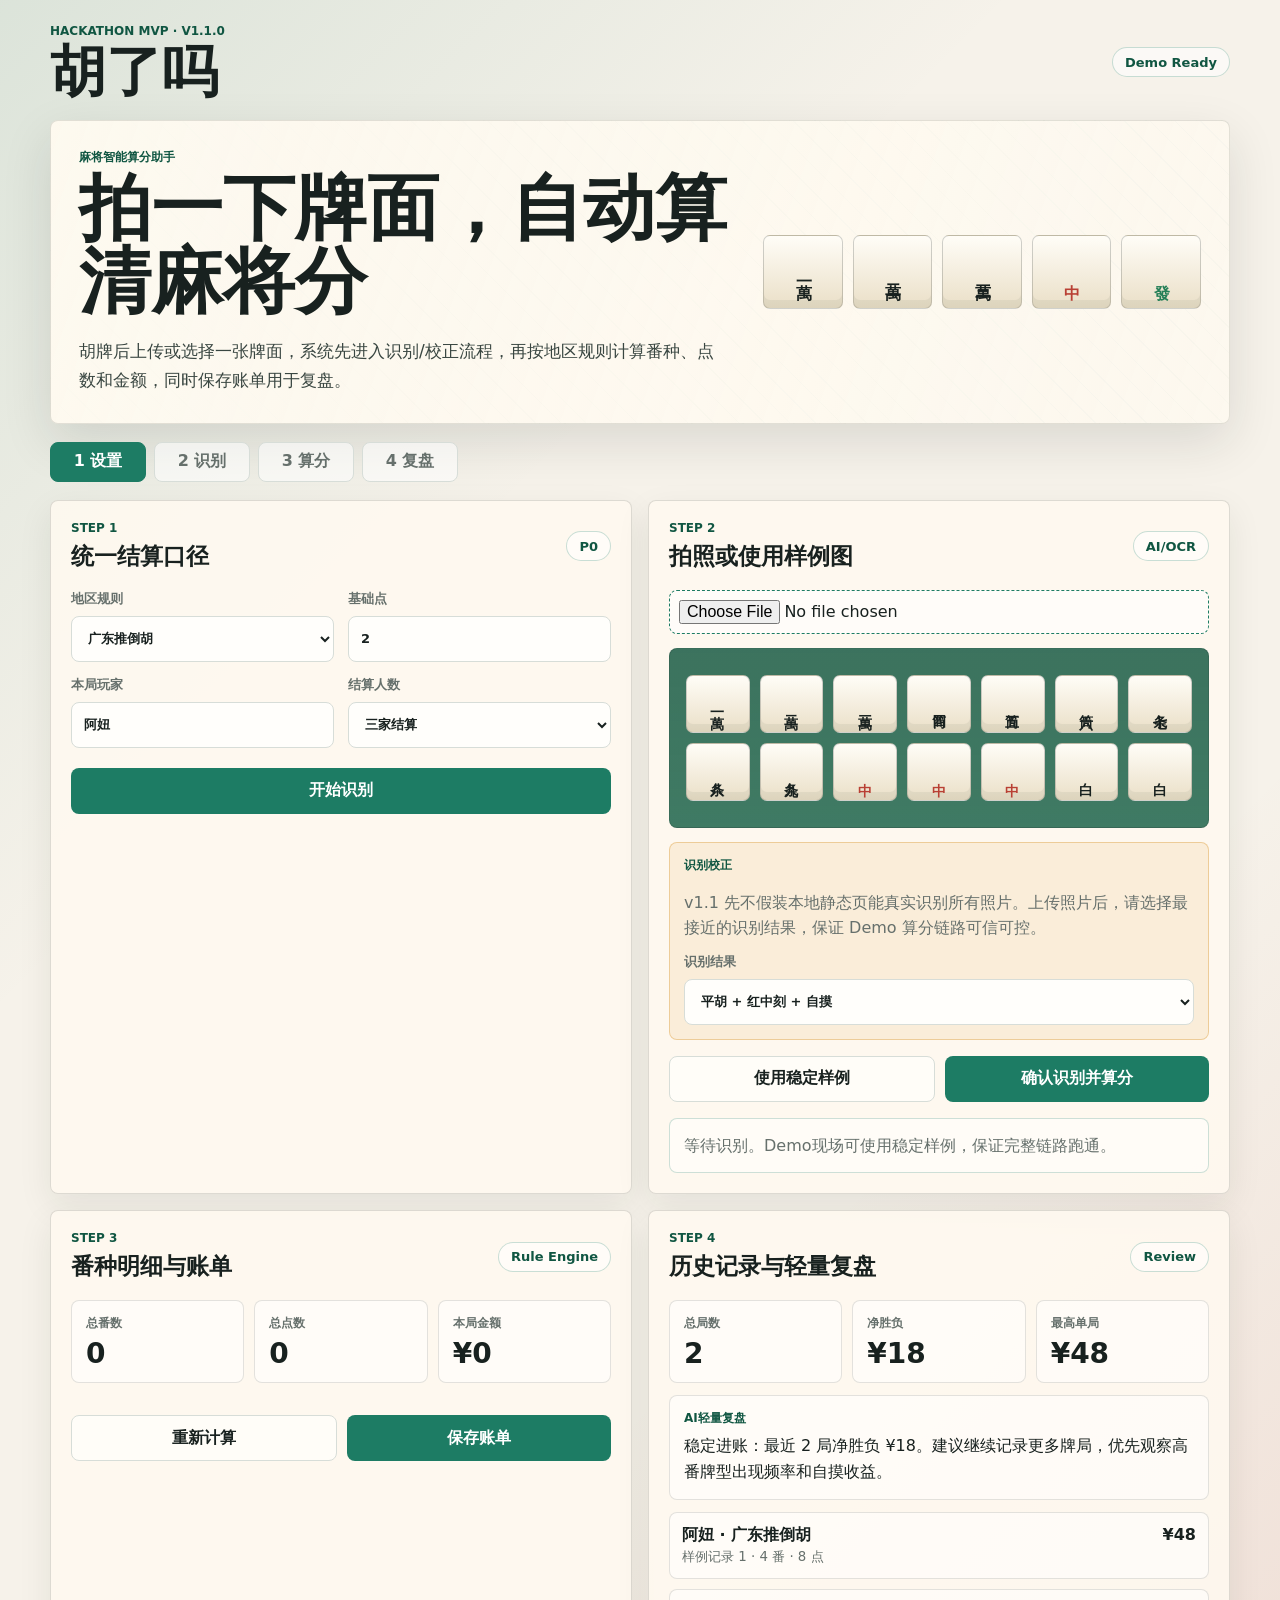
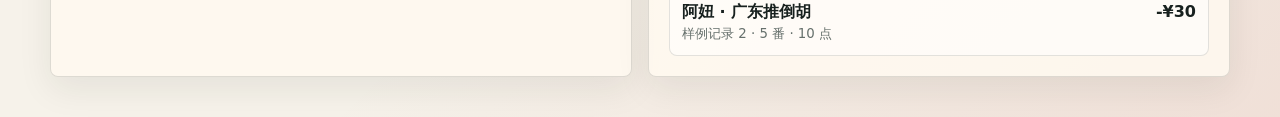
<file: huliao-demo-v1.1/index.html>
<!doctype html>
<html lang="zh-CN">
  <head>
    <meta charset="UTF-8" />
    <meta name="viewport" content="width=device-width, initial-scale=1.0" />
    <title>胡了吗 Demo v1.1.0</title>
    <link rel="stylesheet" href="./styles.css" />
  </head>
  <body>
    <main class="app-shell">
      <header class="topbar">
        <div>
          <p class="eyebrow">Hackathon MVP · v1.1.0</p>
          <h1>胡了吗</h1>
        </div>
        <span class="status-pill">Demo Ready</span>
      </header>

      <section class="hero-panel" aria-labelledby="demo-title">
        <div>
          <p class="eyebrow">麻将智能算分助手</p>
          <h2 id="demo-title">拍一下牌面，自动算清麻将分</h2>
          <p class="hero-copy">
            胡牌后上传或选择一张牌面，系统先进入识别/校正流程，再按地区规则计算番种、点数和金额，同时保存账单用于复盘。
          </p>
        </div>
        <div class="hero-tiles" aria-label="麻将牌示意图">
          <span>一萬</span>
          <span>二萬</span>
          <span>三萬</span>
          <span class="red">中</span>
          <span class="green">發</span>
        </div>
      </section>

      <nav class="step-tabs" aria-label="Demo步骤">
        <button class="step-tab active" data-step-target="setup">1 设置</button>
        <button class="step-tab" data-step-target="recognize">2 识别</button>
        <button class="step-tab" data-step-target="result">3 算分</button>
        <button class="step-tab" data-step-target="history">4 复盘</button>
      </nav>

      <section class="workspace">
        <article class="panel" id="setup">
          <div class="panel-heading">
            <div>
              <p class="eyebrow">Step 1</p>
              <h3>统一结算口径</h3>
            </div>
            <span class="mini-badge">P0</span>
          </div>

          <div class="field-grid">
            <label>
              地区规则
              <select id="ruleSelect">
                <option value="guangdong">广东推倒胡</option>
                <option value="sichuan">四川血战到底</option>
                <option value="hangzhou">杭州麻将</option>
              </select>
            </label>
            <label>
              基础点
              <input id="basePoint" type="number" min="1" max="20" value="2" />
            </label>
            <label>
              本局玩家
              <input id="playerName" type="text" value="阿妞" />
            </label>
            <label>
              结算人数
              <select id="opponentCount">
                <option value="3">三家结算</option>
                <option value="1">一家结算</option>
              </select>
            </label>
          </div>

          <button class="primary-action" id="startDemo">开始识别</button>
        </article>

        <article class="panel" id="recognize">
          <div class="panel-heading">
            <div>
              <p class="eyebrow">Step 2</p>
              <h3>拍照或使用样例图</h3>
            </div>
            <span class="mini-badge">AI/OCR</span>
          </div>

          <div class="upload-box">
            <input id="imageInput" type="file" accept="image/*" />
            <div class="mock-photo" id="photoPreview">
              <div class="photo-table">
                <span>一萬</span>
                <span>二萬</span>
                <span>三萬</span>
                <span>四筒</span>
                <span>五筒</span>
                <span>六筒</span>
                <span>七条</span>
                <span>八条</span>
                <span>九条</span>
                <span class="red">中</span>
                <span class="red">中</span>
                <span class="red">中</span>
                <span>白</span>
                <span>白</span>
              </div>
            </div>
          </div>

          <div class="manual-correction">
            <p class="eyebrow">识别校正</p>
            <p class="muted">
              v1.1 先不假装本地静态页能真实识别所有照片。上传照片后，请选择最接近的识别结果，保证 Demo 算分链路可信可控。
            </p>
            <label>
              识别结果
              <select id="handScenario">
                <option value="arrowPinghu">平胡 + 红中刻 + 自摸</option>
                <option value="sevenPairs">七小对 + 自摸</option>
                <option value="pureSuit">清一色 + 平胡 + 自摸</option>
              </select>
            </label>
          </div>

          <div class="action-row">
            <button class="secondary-action" id="useSample">使用稳定样例</button>
            <button class="primary-action" id="recognizeBtn">确认识别并算分</button>
          </div>

          <div class="recognition-output" id="recognitionOutput" aria-live="polite">
            <p class="muted">等待识别。Demo现场可使用稳定样例，保证完整链路跑通。</p>
          </div>
        </article>

        <article class="panel result-panel" id="result">
          <div class="panel-heading">
            <div>
              <p class="eyebrow">Step 3</p>
              <h3>番种明细与账单</h3>
            </div>
            <span class="mini-badge">Rule Engine</span>
          </div>

          <div class="score-summary">
            <div>
              <p>总番数</p>
              <strong id="totalFan">0</strong>
            </div>
            <div>
              <p>总点数</p>
              <strong id="totalPoints">0</strong>
            </div>
            <div>
              <p>本局金额</p>
              <strong id="totalMoney">¥0</strong>
            </div>
          </div>

          <div class="fan-list" id="fanList"></div>

          <div class="action-row">
            <button class="secondary-action" id="recalculateBtn">重新计算</button>
            <button class="primary-action" id="saveBillBtn">保存账单</button>
          </div>
        </article>

        <article class="panel" id="history">
          <div class="panel-heading">
            <div>
              <p class="eyebrow">Step 4</p>
              <h3>历史记录与轻量复盘</h3>
            </div>
            <span class="mini-badge">Review</span>
          </div>

          <div class="review-grid">
            <div class="review-stat">
              <span>总局数</span>
              <strong id="roundCount">0</strong>
            </div>
            <div class="review-stat">
              <span>净胜负</span>
              <strong id="netMoney">¥0</strong>
            </div>
            <div class="review-stat">
              <span>最高单局</span>
              <strong id="bestRound">¥0</strong>
            </div>
          </div>

          <div class="insight-box">
            <p class="eyebrow">AI轻量复盘</p>
            <p id="insightText">保存至少一局账单后生成复盘建议。</p>
          </div>

          <div class="history-list" id="historyList"></div>
        </article>
      </section>
    </main>

    <script src="./script.js"></script>
  </body>
</html>
</file>
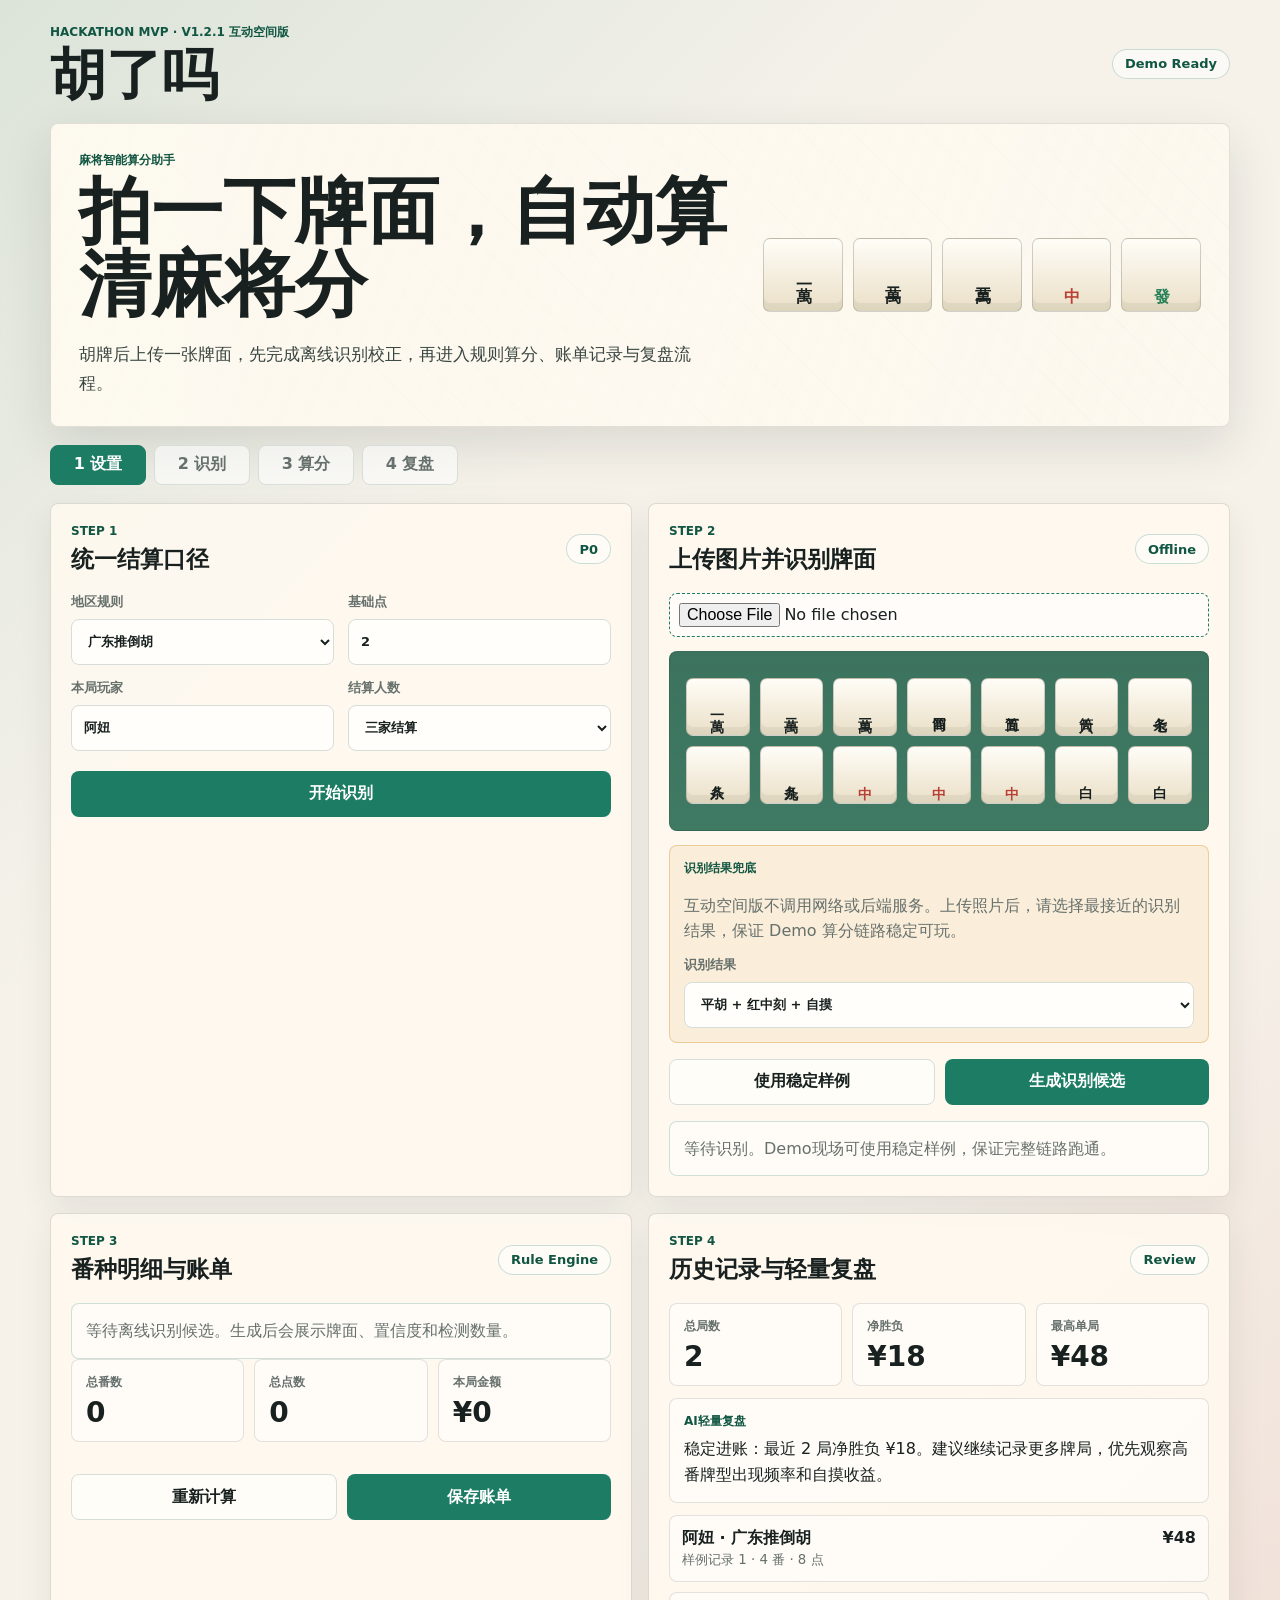
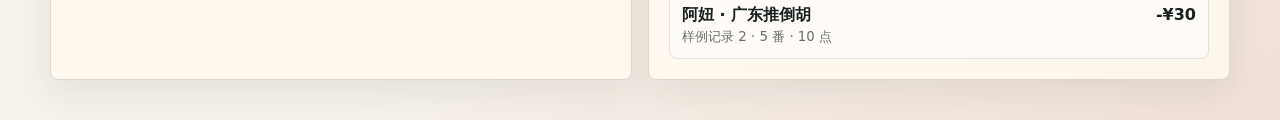
<file: huliao-demo-v1.2-douyin/index.html>
<!doctype html>
<html lang="zh-CN">
  <head>
    <meta charset="UTF-8" />
    <meta name="viewport" content="width=device-width, initial-scale=1.0" />
    <title>胡了吗 Demo v1.2.1 互动空间版</title>
    <link rel="stylesheet" href="./styles.css" />
  </head>
  <body>
    <main class="app-shell">
      <header class="topbar">
        <div>
          <p class="eyebrow">Hackathon MVP · v1.2.1 互动空间版</p>
          <h1>胡了吗</h1>
        </div>
        <span class="status-pill">Demo Ready</span>
      </header>

      <section class="hero-panel" aria-labelledby="demo-title">
        <div>
          <p class="eyebrow">麻将智能算分助手</p>
          <h2 id="demo-title">拍一下牌面，自动算清麻将分</h2>
          <p class="hero-copy">
            胡牌后上传一张牌面，先完成离线识别校正，再进入规则算分、账单记录与复盘流程。
          </p>
        </div>
        <div class="hero-tiles" aria-label="麻将牌示意图">
          <span>一萬</span>
          <span>二萬</span>
          <span>三萬</span>
          <span class="red">中</span>
          <span class="green">發</span>
        </div>
      </section>

      <nav class="step-tabs" aria-label="Demo步骤">
        <button class="step-tab active" data-step-target="setup">1 设置</button>
        <button class="step-tab" data-step-target="recognize">2 识别</button>
        <button class="step-tab" data-step-target="result">3 算分</button>
        <button class="step-tab" data-step-target="history">4 复盘</button>
      </nav>

      <section class="workspace">
        <article class="panel" id="setup">
          <div class="panel-heading">
            <div>
              <p class="eyebrow">Step 1</p>
              <h3>统一结算口径</h3>
            </div>
            <span class="mini-badge">P0</span>
          </div>

          <div class="field-grid">
            <label>
              地区规则
              <select id="ruleSelect">
                <option value="guangdong">广东推倒胡</option>
                <option value="sichuan">四川血战到底</option>
                <option value="hangzhou">杭州麻将</option>
              </select>
            </label>
            <label>
              基础点
              <input id="basePoint" type="number" min="1" max="20" value="2" />
            </label>
            <label>
              本局玩家
              <input id="playerName" type="text" value="阿妞" />
            </label>
            <label>
              结算人数
              <select id="opponentCount">
                <option value="3">三家结算</option>
                <option value="1">一家结算</option>
              </select>
            </label>
          </div>

          <button class="primary-action" id="startDemo">开始识别</button>
        </article>

        <article class="panel" id="recognize">
          <div class="panel-heading">
            <div>
              <p class="eyebrow">Step 2</p>
              <h3>上传图片并识别牌面</h3>
            </div>
            <span class="mini-badge">Offline</span>
          </div>

          <div class="upload-box">
            <input id="imageInput" type="file" accept="image/*" />
            <div class="mock-photo" id="photoPreview">
              <div class="photo-table">
                <span>一萬</span>
                <span>二萬</span>
                <span>三萬</span>
                <span>四筒</span>
                <span>五筒</span>
                <span>六筒</span>
                <span>七条</span>
                <span>八条</span>
                <span>九条</span>
                <span class="red">中</span>
                <span class="red">中</span>
                <span class="red">中</span>
                <span>白</span>
                <span>白</span>
              </div>
            </div>
          </div>

          <div class="manual-correction">
            <p class="eyebrow">识别结果兜底</p>
            <p class="muted">
              互动空间版不调用网络或后端服务。上传照片后，请选择最接近的识别结果，保证 Demo 算分链路稳定可玩。
            </p>
            <label>
              识别结果
              <select id="handScenario">
                <option value="arrowPinghu">平胡 + 红中刻 + 自摸</option>
                <option value="sevenPairs">七小对 + 自摸</option>
                <option value="pureSuit">清一色 + 平胡 + 自摸</option>
              </select>
            </label>
          </div>

          <div class="action-row">
            <button class="secondary-action" id="useSample">使用稳定样例</button>
            <button class="primary-action" id="recognizeBtn">生成识别候选</button>
          </div>

          <div class="recognition-output" id="recognitionOutput" aria-live="polite">
            <p class="muted">等待识别。Demo现场可使用稳定样例，保证完整链路跑通。</p>
          </div>
        </article>

        <article class="panel result-panel" id="result">
          <div class="panel-heading">
            <div>
              <p class="eyebrow">Step 3</p>
              <h3>番种明细与账单</h3>
            </div>
            <span class="mini-badge">Rule Engine</span>
          </div>

          <div class="recognition-output" id="modelOutput">
            <p class="muted">等待离线识别候选。生成后会展示牌面、置信度和检测数量。</p>
          </div>

          <div class="score-summary">
            <div>
              <p>总番数</p>
              <strong id="totalFan">0</strong>
            </div>
            <div>
              <p>总点数</p>
              <strong id="totalPoints">0</strong>
            </div>
            <div>
              <p>本局金额</p>
              <strong id="totalMoney">¥0</strong>
            </div>
          </div>

          <div class="fan-list" id="fanList"></div>

          <div class="action-row">
            <button class="secondary-action" id="recalculateBtn">重新计算</button>
            <button class="primary-action" id="saveBillBtn">保存账单</button>
          </div>
        </article>

        <article class="panel" id="history">
          <div class="panel-heading">
            <div>
              <p class="eyebrow">Step 4</p>
              <h3>历史记录与轻量复盘</h3>
            </div>
            <span class="mini-badge">Review</span>
          </div>

          <div class="review-grid">
            <div class="review-stat">
              <span>总局数</span>
              <strong id="roundCount">0</strong>
            </div>
            <div class="review-stat">
              <span>净胜负</span>
              <strong id="netMoney">¥0</strong>
            </div>
            <div class="review-stat">
              <span>最高单局</span>
              <strong id="bestRound">¥0</strong>
            </div>
          </div>

          <div class="insight-box">
            <p class="eyebrow">AI轻量复盘</p>
            <p id="insightText">保存至少一局账单后生成复盘建议。</p>
          </div>

          <div class="history-list" id="historyList"></div>
        </article>
      </section>
    </main>

    <script src="./script.js"></script>
  </body>
</html>
</file>
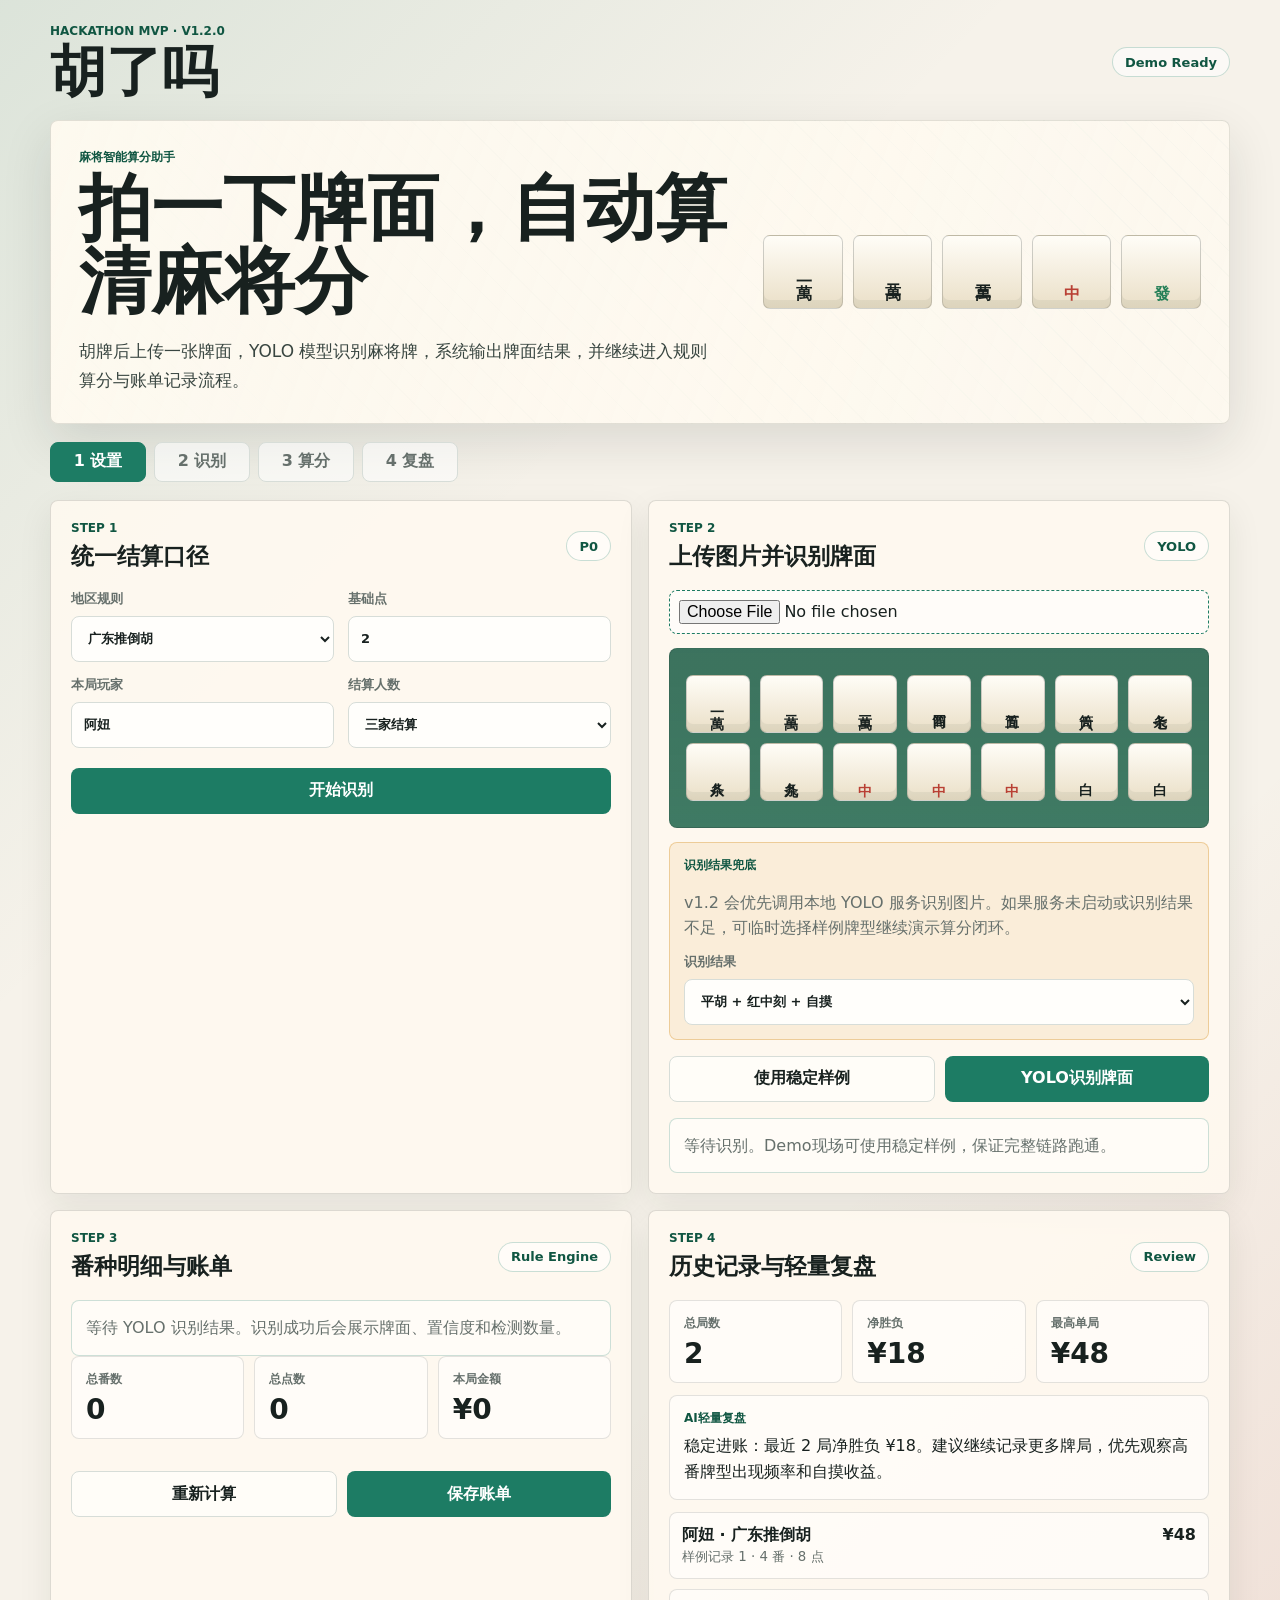
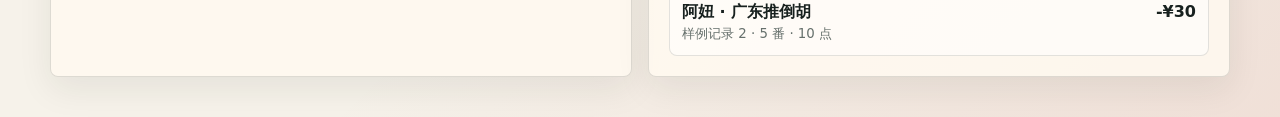
<file: huliao-demo-v1.2/index.html>
<!doctype html>
<html lang="zh-CN">
  <head>
    <meta charset="UTF-8" />
    <meta name="viewport" content="width=device-width, initial-scale=1.0" />
    <title>胡了吗 Demo v1.2.0</title>
    <link rel="stylesheet" href="./styles.css" />
  </head>
  <body>
    <main class="app-shell">
      <header class="topbar">
        <div>
          <p class="eyebrow">Hackathon MVP · v1.2.0</p>
          <h1>胡了吗</h1>
        </div>
        <span class="status-pill">Demo Ready</span>
      </header>

      <section class="hero-panel" aria-labelledby="demo-title">
        <div>
          <p class="eyebrow">麻将智能算分助手</p>
          <h2 id="demo-title">拍一下牌面，自动算清麻将分</h2>
          <p class="hero-copy">
            胡牌后上传一张牌面，YOLO 模型识别麻将牌，系统输出牌面结果，并继续进入规则算分与账单记录流程。
          </p>
        </div>
        <div class="hero-tiles" aria-label="麻将牌示意图">
          <span>一萬</span>
          <span>二萬</span>
          <span>三萬</span>
          <span class="red">中</span>
          <span class="green">發</span>
        </div>
      </section>

      <nav class="step-tabs" aria-label="Demo步骤">
        <button class="step-tab active" data-step-target="setup">1 设置</button>
        <button class="step-tab" data-step-target="recognize">2 识别</button>
        <button class="step-tab" data-step-target="result">3 算分</button>
        <button class="step-tab" data-step-target="history">4 复盘</button>
      </nav>

      <section class="workspace">
        <article class="panel" id="setup">
          <div class="panel-heading">
            <div>
              <p class="eyebrow">Step 1</p>
              <h3>统一结算口径</h3>
            </div>
            <span class="mini-badge">P0</span>
          </div>

          <div class="field-grid">
            <label>
              地区规则
              <select id="ruleSelect">
                <option value="guangdong">广东推倒胡</option>
                <option value="sichuan">四川血战到底</option>
                <option value="hangzhou">杭州麻将</option>
              </select>
            </label>
            <label>
              基础点
              <input id="basePoint" type="number" min="1" max="20" value="2" />
            </label>
            <label>
              本局玩家
              <input id="playerName" type="text" value="阿妞" />
            </label>
            <label>
              结算人数
              <select id="opponentCount">
                <option value="3">三家结算</option>
                <option value="1">一家结算</option>
              </select>
            </label>
          </div>

          <button class="primary-action" id="startDemo">开始识别</button>
        </article>

        <article class="panel" id="recognize">
          <div class="panel-heading">
            <div>
              <p class="eyebrow">Step 2</p>
              <h3>上传图片并识别牌面</h3>
            </div>
            <span class="mini-badge">YOLO</span>
          </div>

          <div class="upload-box">
            <input id="imageInput" type="file" accept="image/*" />
            <div class="mock-photo" id="photoPreview">
              <div class="photo-table">
                <span>一萬</span>
                <span>二萬</span>
                <span>三萬</span>
                <span>四筒</span>
                <span>五筒</span>
                <span>六筒</span>
                <span>七条</span>
                <span>八条</span>
                <span>九条</span>
                <span class="red">中</span>
                <span class="red">中</span>
                <span class="red">中</span>
                <span>白</span>
                <span>白</span>
              </div>
            </div>
          </div>

          <div class="manual-correction">
            <p class="eyebrow">识别结果兜底</p>
            <p class="muted">
              v1.2 会优先调用本地 YOLO 服务识别图片。如果服务未启动或识别结果不足，可临时选择样例牌型继续演示算分闭环。
            </p>
            <label>
              识别结果
              <select id="handScenario">
                <option value="arrowPinghu">平胡 + 红中刻 + 自摸</option>
                <option value="sevenPairs">七小对 + 自摸</option>
                <option value="pureSuit">清一色 + 平胡 + 自摸</option>
              </select>
            </label>
          </div>

          <div class="action-row">
            <button class="secondary-action" id="useSample">使用稳定样例</button>
            <button class="primary-action" id="recognizeBtn">YOLO识别牌面</button>
          </div>

          <div class="recognition-output" id="recognitionOutput" aria-live="polite">
            <p class="muted">等待识别。Demo现场可使用稳定样例，保证完整链路跑通。</p>
          </div>
        </article>

        <article class="panel result-panel" id="result">
          <div class="panel-heading">
            <div>
              <p class="eyebrow">Step 3</p>
              <h3>番种明细与账单</h3>
            </div>
            <span class="mini-badge">Rule Engine</span>
          </div>

          <div class="recognition-output" id="modelOutput">
            <p class="muted">等待 YOLO 识别结果。识别成功后会展示牌面、置信度和检测数量。</p>
          </div>

          <div class="score-summary">
            <div>
              <p>总番数</p>
              <strong id="totalFan">0</strong>
            </div>
            <div>
              <p>总点数</p>
              <strong id="totalPoints">0</strong>
            </div>
            <div>
              <p>本局金额</p>
              <strong id="totalMoney">¥0</strong>
            </div>
          </div>

          <div class="fan-list" id="fanList"></div>

          <div class="action-row">
            <button class="secondary-action" id="recalculateBtn">重新计算</button>
            <button class="primary-action" id="saveBillBtn">保存账单</button>
          </div>
        </article>

        <article class="panel" id="history">
          <div class="panel-heading">
            <div>
              <p class="eyebrow">Step 4</p>
              <h3>历史记录与轻量复盘</h3>
            </div>
            <span class="mini-badge">Review</span>
          </div>

          <div class="review-grid">
            <div class="review-stat">
              <span>总局数</span>
              <strong id="roundCount">0</strong>
            </div>
            <div class="review-stat">
              <span>净胜负</span>
              <strong id="netMoney">¥0</strong>
            </div>
            <div class="review-stat">
              <span>最高单局</span>
              <strong id="bestRound">¥0</strong>
            </div>
          </div>

          <div class="insight-box">
            <p class="eyebrow">AI轻量复盘</p>
            <p id="insightText">保存至少一局账单后生成复盘建议。</p>
          </div>

          <div class="history-list" id="historyList"></div>
        </article>
      </section>
    </main>

    <script src="./script.js"></script>
  </body>
</html>
</file>
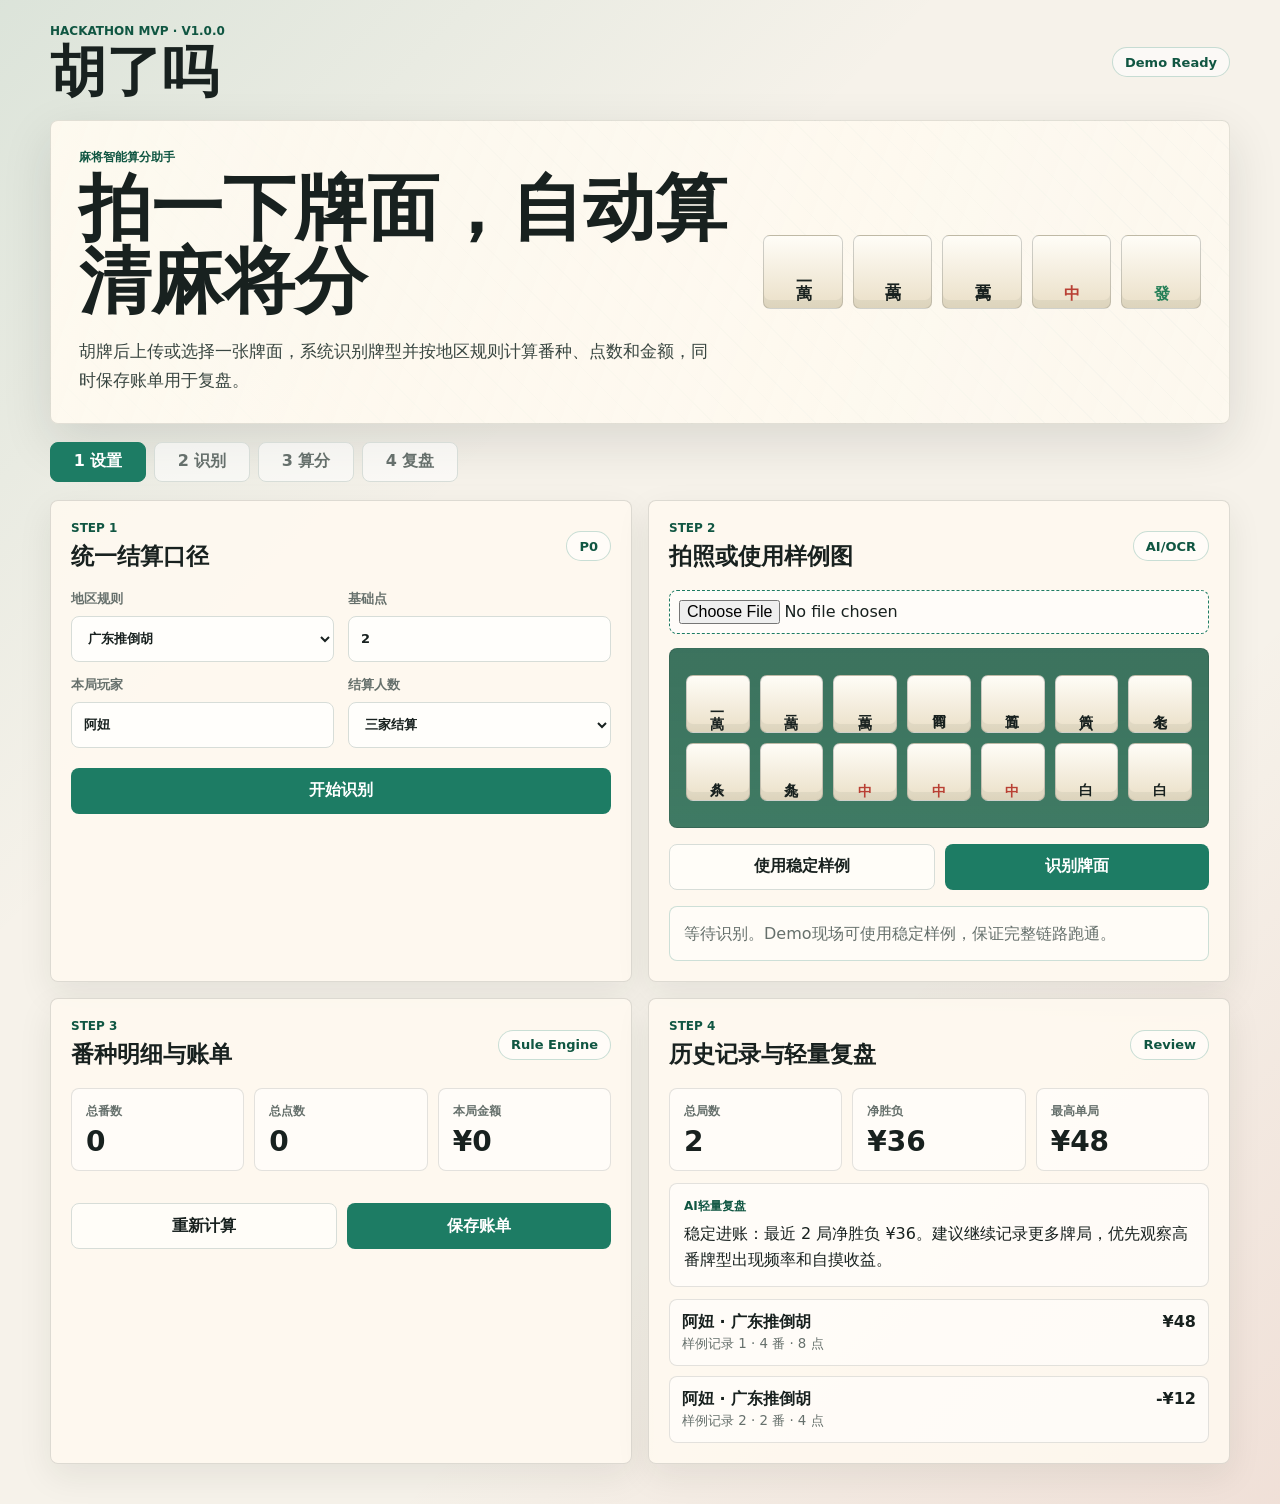
<file: huliao-demo-v1/index.html>
<!doctype html>
<html lang="zh-CN">
  <head>
    <meta charset="UTF-8" />
    <meta name="viewport" content="width=device-width, initial-scale=1.0" />
    <title>胡了吗 Demo v1.0.0</title>
    <link rel="stylesheet" href="./styles.css" />
  </head>
  <body>
    <main class="app-shell">
      <header class="topbar">
        <div>
          <p class="eyebrow">Hackathon MVP · v1.0.0</p>
          <h1>胡了吗</h1>
        </div>
        <span class="status-pill">Demo Ready</span>
      </header>

      <section class="hero-panel" aria-labelledby="demo-title">
        <div>
          <p class="eyebrow">麻将智能算分助手</p>
          <h2 id="demo-title">拍一下牌面，自动算清麻将分</h2>
          <p class="hero-copy">
            胡牌后上传或选择一张牌面，系统识别牌型并按地区规则计算番种、点数和金额，同时保存账单用于复盘。
          </p>
        </div>
        <div class="hero-tiles" aria-label="麻将牌示意图">
          <span>一萬</span>
          <span>二萬</span>
          <span>三萬</span>
          <span class="red">中</span>
          <span class="green">發</span>
        </div>
      </section>

      <nav class="step-tabs" aria-label="Demo步骤">
        <button class="step-tab active" data-step-target="setup">1 设置</button>
        <button class="step-tab" data-step-target="recognize">2 识别</button>
        <button class="step-tab" data-step-target="result">3 算分</button>
        <button class="step-tab" data-step-target="history">4 复盘</button>
      </nav>

      <section class="workspace">
        <article class="panel" id="setup">
          <div class="panel-heading">
            <div>
              <p class="eyebrow">Step 1</p>
              <h3>统一结算口径</h3>
            </div>
            <span class="mini-badge">P0</span>
          </div>

          <div class="field-grid">
            <label>
              地区规则
              <select id="ruleSelect">
                <option value="guangdong">广东推倒胡</option>
                <option value="sichuan">四川血战到底</option>
                <option value="hangzhou">杭州麻将</option>
              </select>
            </label>
            <label>
              基础点
              <input id="basePoint" type="number" min="1" max="20" value="2" />
            </label>
            <label>
              本局玩家
              <input id="playerName" type="text" value="阿妞" />
            </label>
            <label>
              结算人数
              <select id="opponentCount">
                <option value="3">三家结算</option>
                <option value="1">一家结算</option>
              </select>
            </label>
          </div>

          <button class="primary-action" id="startDemo">开始识别</button>
        </article>

        <article class="panel" id="recognize">
          <div class="panel-heading">
            <div>
              <p class="eyebrow">Step 2</p>
              <h3>拍照或使用样例图</h3>
            </div>
            <span class="mini-badge">AI/OCR</span>
          </div>

          <div class="upload-box">
            <input id="imageInput" type="file" accept="image/*" />
            <div class="mock-photo" id="photoPreview">
              <div class="photo-table">
                <span>一萬</span>
                <span>二萬</span>
                <span>三萬</span>
                <span>四筒</span>
                <span>五筒</span>
                <span>六筒</span>
                <span>七条</span>
                <span>八条</span>
                <span>九条</span>
                <span class="red">中</span>
                <span class="red">中</span>
                <span class="red">中</span>
                <span>白</span>
                <span>白</span>
              </div>
            </div>
          </div>

          <div class="action-row">
            <button class="secondary-action" id="useSample">使用稳定样例</button>
            <button class="primary-action" id="recognizeBtn">识别牌面</button>
          </div>

          <div class="recognition-output" id="recognitionOutput" aria-live="polite">
            <p class="muted">等待识别。Demo现场可使用稳定样例，保证完整链路跑通。</p>
          </div>
        </article>

        <article class="panel result-panel" id="result">
          <div class="panel-heading">
            <div>
              <p class="eyebrow">Step 3</p>
              <h3>番种明细与账单</h3>
            </div>
            <span class="mini-badge">Rule Engine</span>
          </div>

          <div class="score-summary">
            <div>
              <p>总番数</p>
              <strong id="totalFan">0</strong>
            </div>
            <div>
              <p>总点数</p>
              <strong id="totalPoints">0</strong>
            </div>
            <div>
              <p>本局金额</p>
              <strong id="totalMoney">¥0</strong>
            </div>
          </div>

          <div class="fan-list" id="fanList"></div>

          <div class="action-row">
            <button class="secondary-action" id="recalculateBtn">重新计算</button>
            <button class="primary-action" id="saveBillBtn">保存账单</button>
          </div>
        </article>

        <article class="panel" id="history">
          <div class="panel-heading">
            <div>
              <p class="eyebrow">Step 4</p>
              <h3>历史记录与轻量复盘</h3>
            </div>
            <span class="mini-badge">Review</span>
          </div>

          <div class="review-grid">
            <div class="review-stat">
              <span>总局数</span>
              <strong id="roundCount">0</strong>
            </div>
            <div class="review-stat">
              <span>净胜负</span>
              <strong id="netMoney">¥0</strong>
            </div>
            <div class="review-stat">
              <span>最高单局</span>
              <strong id="bestRound">¥0</strong>
            </div>
          </div>

          <div class="insight-box">
            <p class="eyebrow">AI轻量复盘</p>
            <p id="insightText">保存至少一局账单后生成复盘建议。</p>
          </div>

          <div class="history-list" id="historyList"></div>
        </article>
      </section>
    </main>

    <script src="./script.js"></script>
  </body>
</html>
</file>
<file: demo-2.1/styles.css>
:root {
  --ink: #17231f;
  --muted: #66746e;
  --soft: #f4efe3;
  --paper: #fffaf0;
  --line: rgba(23, 35, 31, 0.14);
  --jade: #0f6a55;
  --jade-dark: #0b4338;
  --gold: #c4933f;
  --red: #b33b33;
  --blue: #305c89;
  --panel: rgba(255, 250, 240, 0.92);
  --shadow: 0 18px 48px rgba(12, 34, 28, 0.12);
}

* {
  box-sizing: border-box;
}

html {
  scroll-behavior: smooth;
}

body {
  margin: 0;
  min-height: 100vh;
  padding-bottom: 88px;
  color: var(--ink);
  background:
    linear-gradient(120deg, rgba(15, 106, 85, 0.12), transparent 36%),
    linear-gradient(300deg, rgba(179, 59, 51, 0.1), transparent 32%),
    var(--soft);
  font-family:
    Inter, "PingFang SC", "Microsoft YaHei", system-ui, -apple-system,
    BlinkMacSystemFont, sans-serif;
}

button,
input,
select {
  font: inherit;
}

button {
  cursor: pointer;
}

.app-shell {
  width: min(1200px, calc(100% - 32px));
  margin: 0 auto;
  padding: 20px 0 42px;
}

.topbar,
.brand-lockup,
.home-actions,
.quick-room,
.room-head,
.room-actions,
.sticky-bar,
.judge-head,
.judge-actions,
.summary-actions,
.manual-amount,
.bottom-nav {
  display: flex;
  align-items: center;
}

.topbar {
  position: sticky;
  top: 0;
  z-index: 20;
  justify-content: space-between;
  gap: 14px;
  padding: 12px 0;
  backdrop-filter: blur(18px);
}

.brand-lockup {
  min-width: 0;
  gap: 12px;
}

.brand-mark {
  display: inline-flex;
  align-items: center;
  justify-content: center;
  width: 44px;
  height: 52px;
  border: 1px solid rgba(23, 35, 31, 0.18);
  border-radius: 7px;
  color: var(--red);
  background: linear-gradient(180deg, #fffdf8, #eadfc7);
  box-shadow: inset 0 -8px 0 rgba(23, 35, 31, 0.06);
  font-size: 24px;
  font-weight: 900;
}

h1,
h2,
h3,
p {
  margin-top: 0;
  letter-spacing: 0;
}

h1 {
  margin-bottom: 0;
  font-size: 28px;
  line-height: 1;
}

h2 {
  margin-bottom: 18px;
  font-size: clamp(30px, 5vw, 58px);
  line-height: 1.04;
}

h3 {
  margin-bottom: 0;
  font-size: 20px;
  line-height: 1.2;
}

.eyebrow {
  margin-bottom: 6px;
  color: var(--jade-dark);
  font-size: 12px;
  font-weight: 900;
  text-transform: uppercase;
}

.page {
  display: none;
}

.page.active {
  display: block;
  animation: lift 180ms ease-out;
}

@keyframes lift {
  from {
    opacity: 0;
    transform: translateY(8px);
  }
  to {
    opacity: 1;
    transform: translateY(0);
  }
}

.icon-button,
.ghost-button,
.primary-action,
.secondary-action,
.text-button {
  min-height: 44px;
  border-radius: 8px;
  font-weight: 900;
}

.icon-button {
  width: 44px;
  border: 1px solid var(--line);
  color: var(--ink);
  background: rgba(255, 250, 240, 0.72);
}

.ghost-button,
.secondary-action {
  border: 1px solid var(--line);
  color: var(--ink);
  background: rgba(255, 250, 240, 0.86);
}

.primary-action {
  border: 0;
  color: #fff;
  background: var(--jade);
}

.primary-action:hover {
  background: var(--jade-dark);
}

.secondary-action:hover,
.ghost-button:hover,
.icon-button:hover {
  border-color: rgba(15, 106, 85, 0.4);
}

.primary-action,
.secondary-action,
.ghost-button {
  padding: 0 16px;
}

.text-button {
  border: 0;
  color: var(--jade-dark);
  background: transparent;
}

.bottom-nav {
  position: fixed;
  right: 12px;
  bottom: 12px;
  left: 12px;
  z-index: 30;
  display: grid;
  grid-template-columns: repeat(5, minmax(0, 1fr));
  gap: 6px;
  max-width: 620px;
  margin: 0 auto;
  padding: 8px;
  border: 1px solid var(--line);
  border-radius: 8px;
  background: rgba(255, 250, 240, 0.94);
  box-shadow: 0 16px 42px rgba(12, 34, 28, 0.2);
  backdrop-filter: blur(18px);
}

.bottom-nav button {
  min-width: 0;
  min-height: 46px;
  border: 0;
  border-radius: 8px;
  color: var(--muted);
  background: transparent;
  font-size: 13px;
  font-weight: 950;
}

.bottom-nav button.active {
  color: #fff;
  background: var(--jade);
}

.compact {
  min-height: 38px;
}

.full {
  width: 100%;
}

.home-layout,
.flow-grid,
.settle-layout,
.ai-layout,
.summary-layout,
.history-layout,
.join-layout,
.room-grid,
.dashboard-band {
  display: grid;
  gap: 16px;
}

.home-layout {
  grid-template-columns: minmax(0, 1fr) minmax(360px, 0.78fr);
  align-items: stretch;
  min-height: 500px;
}

.command-panel,
.table-visual,
.form-surface,
.invite-surface,
.data-block,
.confirm-surface,
.photo-surface,
.judge-surface,
.summary-main,
.share-poster {
  border: 1px solid var(--line);
  border-radius: 8px;
  background: var(--panel);
  box-shadow: var(--shadow);
}

.command-panel {
  display: flex;
  flex-direction: column;
  justify-content: center;
  padding: clamp(24px, 5vw, 54px);
}

.command-panel h2 {
  max-width: 720px;
}

.home-actions {
  flex-wrap: wrap;
  gap: 10px;
  margin: 8px 0 26px;
}

.home-actions button {
  min-width: 148px;
}

.quick-room {
  justify-content: space-between;
  gap: 12px;
  max-width: 420px;
  padding: 12px;
  border: 1px solid var(--line);
  border-radius: 8px;
  background: rgba(255, 255, 255, 0.55);
}

.quick-room span {
  color: var(--muted);
  font-size: 13px;
  font-weight: 800;
}

.table-visual {
  display: grid;
  place-items: center;
  padding: 22px;
  overflow: hidden;
  background:
    linear-gradient(145deg, rgba(15, 106, 85, 0.1), rgba(196, 147, 63, 0.1)),
    var(--panel);
}

.mahjong-table {
  position: relative;
  width: min(420px, 88vw);
  aspect-ratio: 1;
  border: 12px solid #153d35;
  border-radius: 8px;
  background:
    linear-gradient(45deg, rgba(255, 255, 255, 0.06) 25%, transparent 25% 50%, rgba(255, 255, 255, 0.06) 50% 75%, transparent 75%),
    #0f6a55;
  background-size: 44px 44px;
  box-shadow: inset 0 0 0 1px rgba(255, 255, 255, 0.18), 0 18px 40px rgba(12, 34, 28, 0.22);
}

.seat {
  position: absolute;
  display: grid;
  place-items: center;
  gap: 4px;
  width: 92px;
  min-height: 70px;
  border: 1px solid rgba(23, 35, 31, 0.18);
  border-radius: 8px;
  background: #fffaf0;
  box-shadow: 0 8px 20px rgba(12, 34, 28, 0.16);
}

.seat span {
  color: var(--gold);
  font-size: 12px;
  font-weight: 900;
}

.seat strong {
  font-size: 15px;
}

.seat-top {
  top: 18px;
  left: 50%;
  transform: translateX(-50%);
}

.seat-right {
  top: 50%;
  right: 18px;
  transform: translateY(-50%);
}

.seat-bottom {
  bottom: 18px;
  left: 50%;
  transform: translateX(-50%);
}

.seat-left {
  top: 50%;
  left: 18px;
  transform: translateY(-50%);
}

.table-center {
  position: absolute;
  inset: 36%;
  display: grid;
  place-items: center;
  border: 1px solid rgba(255, 255, 255, 0.26);
  border-radius: 8px;
  color: #fffaf0;
  background: rgba(7, 42, 35, 0.62);
}

.table-center span {
  font-size: 12px;
  font-weight: 800;
}

.table-center strong {
  font-size: 36px;
}

.dashboard-band {
  grid-template-columns: 1fr 1fr;
  margin-top: 16px;
}

.data-block,
.form-surface,
.invite-surface,
.confirm-surface,
.photo-surface,
.judge-surface,
.summary-main,
.share-poster {
  padding: 20px;
}

.section-title {
  margin-bottom: 16px;
}

.friend-row,
.rank-list,
.mini-scoreboard,
.ledger-list,
.highlight-grid,
.payment-list,
.reason-list,
.transfer-list,
.match-history,
.dispute-list {
  display: grid;
  gap: 10px;
}

.friend-row {
  grid-template-columns: repeat(4, minmax(0, 1fr));
}

.friend-chip,
.rank-item,
.ledger-item,
.payment-item,
.reason-item,
.transfer-item,
.history-item,
.dispute-item,
.highlight-item {
  border: 1px solid var(--line);
  border-radius: 8px;
  background: rgba(255, 255, 255, 0.5);
}

.friend-chip {
  display: grid;
  place-items: center;
  min-height: 118px;
  padding: 10px;
  text-align: center;
}

.avatar {
  display: inline-flex;
  align-items: center;
  justify-content: center;
  width: 44px;
  height: 44px;
  border-radius: 50%;
  color: #fff;
  background: var(--jade);
  font-weight: 900;
}

.friend-chip strong {
  margin-top: 8px;
}

.friend-chip span,
.rank-item span,
.ledger-item span,
.history-item span,
.dispute-item span,
.payment-item span,
.reason-item span,
.transfer-item span,
.highlight-item span {
  color: var(--muted);
  font-size: 13px;
  font-weight: 800;
}

.rank-item,
.ledger-item,
.history-item,
.dispute-item,
.payment-item,
.reason-item,
.transfer-item,
.highlight-item {
  display: flex;
  align-items: center;
  justify-content: space-between;
  gap: 12px;
  min-height: 58px;
  padding: 12px;
}

.flow-grid {
  grid-template-columns: minmax(0, 1fr) 340px;
  align-items: start;
}

.field-grid {
  display: grid;
  grid-template-columns: repeat(2, minmax(0, 1fr));
  gap: 14px;
}

label {
  display: grid;
  gap: 8px;
  color: var(--muted);
  font-size: 13px;
  font-weight: 900;
}

input,
select {
  width: 100%;
  min-height: 46px;
  border: 1px solid var(--line);
  border-radius: 8px;
  padding: 0 12px;
  color: var(--ink);
  background: #fffdf8;
}

.player-editor {
  display: grid;
  grid-template-columns: repeat(2, minmax(0, 1fr));
  gap: 12px;
  margin: 18px 0;
}

.player-input {
  display: grid;
  grid-template-columns: 42px 1fr;
  align-items: center;
  gap: 10px;
}

.qr-card {
  display: grid;
  grid-template-columns: repeat(9, 1fr);
  gap: 4px;
  width: 220px;
  aspect-ratio: 1;
  margin: 0 auto 16px;
  padding: 12px;
  border: 1px solid var(--line);
  border-radius: 8px;
  background: #fffdf8;
}

.qr-card span {
  border-radius: 2px;
  background: #fffdf8;
}

.qr-card span.dark {
  background: var(--ink);
}

.invite-copy {
  display: flex;
  justify-content: space-between;
  gap: 12px;
  margin-bottom: 14px;
  padding: 12px;
  border: 1px solid var(--line);
  border-radius: 8px;
  background: rgba(255, 255, 255, 0.52);
}

.join-layout {
  grid-template-columns: minmax(0, 1fr) minmax(320px, 0.85fr);
}

.join-code {
  display: grid;
  grid-template-columns: 1fr auto;
  gap: 10px;
  margin-bottom: 14px;
}

.avatar-picker {
  display: grid;
  grid-template-columns: repeat(4, 1fr);
  gap: 10px;
  margin-top: 14px;
}

.avatar-option {
  min-height: 78px;
  border: 1px solid var(--line);
  border-radius: 8px;
  background: #fffdf8;
}

.avatar-option.active {
  border-color: var(--jade);
  box-shadow: inset 0 0 0 2px rgba(15, 106, 85, 0.18);
}

.room-head {
  justify-content: space-between;
  gap: 16px;
  margin-bottom: 16px;
}

.room-head h2 {
  margin-bottom: 0;
  font-size: clamp(28px, 4vw, 44px);
}

.room-actions {
  flex-wrap: wrap;
  justify-content: flex-end;
  gap: 10px;
}

.scoreboard {
  display: grid;
  grid-template-columns: repeat(4, minmax(0, 1fr));
  gap: 12px;
}

.player-card {
  min-height: 220px;
  padding: 16px;
  border: 1px solid var(--line);
  border-radius: 8px;
  background: var(--panel);
  box-shadow: var(--shadow);
}

.player-top {
  display: flex;
  align-items: center;
  justify-content: space-between;
  gap: 10px;
  margin-bottom: 20px;
}

.wind {
  color: var(--gold);
  font-size: 12px;
  font-weight: 900;
}

.player-name {
  display: flex;
  align-items: center;
  gap: 10px;
  min-width: 0;
}

.player-card h3 {
  overflow: hidden;
  text-overflow: ellipsis;
  white-space: nowrap;
}

.score-value {
  margin: 0;
  font-size: 42px;
  font-weight: 950;
  line-height: 1;
}

.delta {
  display: inline-flex;
  margin-top: 10px;
  padding: 5px 9px;
  border-radius: 999px;
  color: #fff;
  background: var(--jade);
  font-size: 13px;
  font-weight: 900;
}

.delta.negative {
  background: var(--red);
}

.badge-row {
  display: flex;
  flex-wrap: wrap;
  gap: 6px;
  margin-top: 16px;
}

.badge {
  padding: 5px 8px;
  border: 1px solid var(--line);
  border-radius: 999px;
  color: var(--muted);
  background: rgba(255, 255, 255, 0.54);
  font-size: 12px;
  font-weight: 900;
}

.room-grid {
  grid-template-columns: 1.12fr 0.88fr;
  margin-top: 16px;
}

.highlight-grid {
  grid-template-columns: repeat(2, minmax(0, 1fr));
}

.highlight-item {
  display: grid;
  align-content: center;
  min-height: 98px;
}

.highlight-item strong {
  font-size: 22px;
}

.sticky-bar {
  justify-content: flex-end;
  gap: 10px;
  margin-top: 16px;
}

.settle-layout,
.ai-layout,
.summary-layout {
  grid-template-columns: minmax(0, 1fr) 380px;
  align-items: start;
}

.fan-picker {
  display: grid;
  grid-template-columns: repeat(3, minmax(0, 1fr));
  gap: 10px;
  margin: 18px 0;
}

.fan-option {
  min-height: 80px;
  border: 1px solid var(--line);
  border-radius: 8px;
  color: var(--ink);
  background: #fffdf8;
  text-align: left;
}

.fan-option.active {
  border-color: var(--jade);
  background: rgba(15, 106, 85, 0.1);
}

.fan-option strong,
.fan-option span {
  display: block;
}

.fan-option span {
  margin-top: 4px;
  color: var(--muted);
  font-size: 12px;
}

.manual-amount {
  align-items: end;
  gap: 10px;
}

.manual-amount label {
  flex: 1;
}

.payment-list {
  margin: 20px 0;
}

.photo-surface {
  min-height: 580px;
}

.upload-tile {
  display: grid;
  place-items: center;
  min-height: 160px;
  margin-bottom: 16px;
  border: 2px dashed rgba(15, 106, 85, 0.36);
  border-radius: 8px;
  color: var(--jade-dark);
  background: rgba(255, 255, 255, 0.42);
  font-size: 18px;
}

.upload-tile input {
  display: none;
}

.tile-rack {
  display: grid;
  grid-template-columns: repeat(7, minmax(42px, 1fr));
  gap: 9px;
  margin: 18px 0;
}

.tile {
  display: inline-flex;
  align-items: center;
  justify-content: center;
  min-height: 78px;
  border: 1px solid rgba(23, 35, 31, 0.22);
  border-radius: 7px;
  color: var(--ink);
  background: linear-gradient(180deg, #fffdf8, #eadfc7);
  box-shadow: inset 0 -8px 0 rgba(23, 35, 31, 0.06);
  font-size: 16px;
  font-weight: 950;
  writing-mode: vertical-rl;
}

.tile.red {
  color: var(--red);
}

.tile.green {
  color: var(--jade);
}

.judge-surface {
  min-height: 580px;
}

.judge-head {
  justify-content: space-between;
  gap: 14px;
}

.judge-head h2 {
  margin-bottom: 0;
  font-size: 34px;
}

#confidenceText {
  color: var(--jade);
  font-size: 38px;
}

.confidence-meter {
  height: 12px;
  margin: 20px 0;
  border-radius: 999px;
  background: rgba(23, 35, 31, 0.1);
  overflow: hidden;
}

.confidence-meter span {
  display: block;
  width: 96%;
  height: 100%;
  background: linear-gradient(90deg, var(--jade), var(--gold));
}

.reason-item {
  align-items: flex-start;
}

.reason-item strong {
  min-width: 76px;
}

.judge-actions {
  gap: 10px;
  margin-top: 20px;
}

.summary-main h2,
.share-poster h2 {
  font-size: 34px;
}

.final-scoreboard {
  display: grid;
  grid-template-columns: repeat(2, minmax(0, 1fr));
  gap: 10px;
  margin-bottom: 16px;
}

.final-player {
  display: grid;
  gap: 8px;
  min-height: 126px;
  padding: 14px;
  border: 1px solid var(--line);
  border-radius: 8px;
  background: rgba(255, 255, 255, 0.52);
}

.final-player strong {
  font-size: 32px;
}

.share-poster {
  color: #fffaf0;
  background:
    linear-gradient(150deg, rgba(11, 67, 56, 0.96), rgba(15, 106, 85, 0.9)),
    var(--jade-dark);
}

.share-poster .eyebrow {
  color: #f3d28a;
}

.poster-winner {
  display: grid;
  place-items: center;
  min-height: 170px;
  margin: 20px 0;
  border: 1px solid rgba(255, 250, 240, 0.22);
  border-radius: 8px;
  background: rgba(255, 250, 240, 0.09);
  text-align: center;
}

.poster-winner strong {
  display: block;
  margin-top: 8px;
  font-size: 46px;
}

.poster-stats {
  display: grid;
  grid-template-columns: 1fr 1fr;
  gap: 10px;
}

.poster-stat {
  padding: 12px;
  border: 1px solid rgba(255, 250, 240, 0.2);
  border-radius: 8px;
  background: rgba(255, 250, 240, 0.08);
}

.poster-stat span {
  display: block;
  color: rgba(255, 250, 240, 0.7);
  font-size: 12px;
  font-weight: 900;
}

.poster-stat strong {
  font-size: 22px;
}

.poster-footer {
  margin-top: 18px;
  padding-top: 14px;
  border-top: 1px solid rgba(255, 250, 240, 0.2);
  color: rgba(255, 250, 240, 0.76);
  font-size: 13px;
  font-weight: 900;
}

.summary-actions {
  justify-content: flex-end;
  gap: 10px;
  margin-top: 16px;
}

.history-layout {
  grid-template-columns: repeat(3, minmax(0, 1fr));
}

.positive {
  color: var(--jade);
}

.negative-text {
  color: var(--red);
}

.empty-state {
  min-height: 90px;
  display: grid;
  place-items: center;
  border: 1px dashed var(--line);
  border-radius: 8px;
  color: var(--muted);
  font-weight: 800;
}

@media (max-width: 920px) {
  .home-layout,
  .flow-grid,
  .settle-layout,
  .ai-layout,
  .summary-layout,
  .history-layout,
  .join-layout,
  .room-grid,
  .dashboard-band {
    grid-template-columns: 1fr;
  }

  .scoreboard {
    grid-template-columns: repeat(2, minmax(0, 1fr));
  }

  .invite-surface,
  .confirm-surface {
    order: -1;
  }
}

@media (max-width: 640px) {
  .app-shell {
    width: min(100% - 20px, 1200px);
    padding-top: 10px;
  }

  .topbar {
    gap: 8px;
  }

  .brand-mark,
  .icon-button {
    width: 38px;
    height: 42px;
  }

  h1 {
    font-size: 22px;
  }

  h2 {
    font-size: 32px;
  }

  .ghost-button.compact {
    display: none;
  }

  .command-panel,
  .data-block,
  .form-surface,
  .invite-surface,
  .confirm-surface,
  .photo-surface,
  .judge-surface,
  .summary-main,
  .share-poster {
    padding: 16px;
  }

  .field-grid,
  .player-editor,
  .friend-row,
  .fan-picker,
  .final-scoreboard,
  .poster-stats,
  .highlight-grid,
  .scoreboard {
    grid-template-columns: 1fr;
  }

  .room-head,
  .sticky-bar,
  .summary-actions,
  .judge-actions,
  .manual-amount {
    align-items: stretch;
    flex-direction: column;
  }

  .room-actions {
    justify-content: stretch;
  }

  .room-actions button {
    flex: 1;
  }

  .bottom-nav {
    right: 10px;
    bottom: 10px;
    left: 10px;
  }

  .bottom-nav button {
    min-height: 44px;
    padding: 0 4px;
    font-size: 12px;
  }

  .tile-rack {
    grid-template-columns: repeat(4, minmax(42px, 1fr));
  }
}
</file>
<file: demo-2.2/styles.css>
:root {
  --ink: #17231f;
  --muted: #66746e;
  --soft: #f4efe3;
  --paper: #fffaf0;
  --line: rgba(23, 35, 31, 0.14);
  --jade: #0f6a55;
  --jade-dark: #0b4338;
  --gold: #c4933f;
  --red: #b33b33;
  --blue: #305c89;
  --panel: rgba(255, 250, 240, 0.92);
  --shadow: 0 18px 48px rgba(12, 34, 28, 0.12);
}

* {
  box-sizing: border-box;
}

html {
  scroll-behavior: smooth;
}

body {
  margin: 0;
  min-height: 100vh;
  padding-bottom: 88px;
  color: var(--ink);
  background:
    linear-gradient(120deg, rgba(15, 106, 85, 0.12), transparent 36%),
    linear-gradient(300deg, rgba(179, 59, 51, 0.1), transparent 32%),
    var(--soft);
  font-family:
    Inter, "PingFang SC", "Microsoft YaHei", system-ui, -apple-system,
    BlinkMacSystemFont, sans-serif;
}

button,
input,
select {
  font: inherit;
}

button {
  cursor: pointer;
}

.app-shell {
  width: min(1200px, calc(100% - 32px));
  margin: 0 auto;
  padding: 20px 0 42px;
}

.topbar,
.brand-lockup,
.home-actions,
.quick-room,
.room-head,
.room-actions,
.sticky-bar,
.judge-head,
.judge-actions,
.summary-actions,
.manual-amount,
.bottom-nav {
  display: flex;
  align-items: center;
}

.topbar {
  position: sticky;
  top: 0;
  z-index: 20;
  justify-content: space-between;
  gap: 14px;
  padding: 12px 0;
  backdrop-filter: blur(18px);
}

.brand-lockup {
  min-width: 0;
  gap: 12px;
}

.brand-mark {
  display: inline-flex;
  align-items: center;
  justify-content: center;
  width: 44px;
  height: 52px;
  border: 1px solid rgba(23, 35, 31, 0.18);
  border-radius: 7px;
  color: var(--red);
  background: linear-gradient(180deg, #fffdf8, #eadfc7);
  box-shadow: inset 0 -8px 0 rgba(23, 35, 31, 0.06);
  font-size: 24px;
  font-weight: 900;
}

h1,
h2,
h3,
p {
  margin-top: 0;
  letter-spacing: 0;
}

h1 {
  margin-bottom: 0;
  font-size: 28px;
  line-height: 1;
}

h2 {
  margin-bottom: 18px;
  font-size: clamp(30px, 5vw, 58px);
  line-height: 1.04;
}

h3 {
  margin-bottom: 0;
  font-size: 20px;
  line-height: 1.2;
}

.eyebrow {
  margin-bottom: 6px;
  color: var(--jade-dark);
  font-size: 12px;
  font-weight: 900;
  text-transform: uppercase;
}

.page {
  display: none;
}

.page.active {
  display: block;
  animation: lift 180ms ease-out;
}

@keyframes lift {
  from {
    opacity: 0;
    transform: translateY(8px);
  }
  to {
    opacity: 1;
    transform: translateY(0);
  }
}

.icon-button,
.ghost-button,
.primary-action,
.secondary-action,
.text-button {
  min-height: 44px;
  border-radius: 8px;
  font-weight: 900;
}

.icon-button {
  width: 44px;
  border: 1px solid var(--line);
  color: var(--ink);
  background: rgba(255, 250, 240, 0.72);
}

.ghost-button,
.secondary-action {
  border: 1px solid var(--line);
  color: var(--ink);
  background: rgba(255, 250, 240, 0.86);
}

.primary-action {
  border: 0;
  color: #fff;
  background: var(--jade);
}

.primary-action:hover {
  background: var(--jade-dark);
}

.secondary-action:hover,
.ghost-button:hover,
.icon-button:hover {
  border-color: rgba(15, 106, 85, 0.4);
}

.primary-action,
.secondary-action,
.ghost-button {
  padding: 0 16px;
}

.text-button {
  border: 0;
  color: var(--jade-dark);
  background: transparent;
}

.bottom-nav {
  position: fixed;
  right: 12px;
  bottom: 12px;
  left: 12px;
  z-index: 30;
  display: grid;
  grid-template-columns: repeat(5, minmax(0, 1fr));
  gap: 6px;
  max-width: 620px;
  margin: 0 auto;
  padding: 8px;
  border: 1px solid var(--line);
  border-radius: 8px;
  background: rgba(255, 250, 240, 0.94);
  box-shadow: 0 16px 42px rgba(12, 34, 28, 0.2);
  backdrop-filter: blur(18px);
}

.bottom-nav button {
  min-width: 0;
  min-height: 46px;
  border: 0;
  border-radius: 8px;
  color: var(--muted);
  background: transparent;
  font-size: 13px;
  font-weight: 950;
}

.bottom-nav button.active {
  color: #fff;
  background: var(--jade);
}

.compact {
  min-height: 38px;
}

.full {
  width: 100%;
}

.home-layout,
.flow-grid,
.settle-layout,
.ai-layout,
.summary-layout,
.history-layout,
.join-layout,
.room-grid,
.dashboard-band {
  display: grid;
  gap: 16px;
}

.home-layout {
  grid-template-columns: minmax(0, 1fr) minmax(360px, 0.78fr);
  align-items: stretch;
  min-height: 500px;
}

.command-panel,
.table-visual,
.form-surface,
.invite-surface,
.data-block,
.confirm-surface,
.photo-surface,
.judge-surface,
.summary-main,
.share-poster {
  border: 1px solid var(--line);
  border-radius: 8px;
  background: var(--panel);
  box-shadow: var(--shadow);
}

.command-panel {
  display: flex;
  flex-direction: column;
  justify-content: center;
  padding: clamp(24px, 5vw, 54px);
}

.command-panel h2 {
  max-width: 720px;
}

.home-actions {
  flex-wrap: wrap;
  gap: 10px;
  margin: 8px 0 26px;
}

.home-actions button {
  min-width: 148px;
}

.quick-room {
  justify-content: space-between;
  gap: 12px;
  max-width: 420px;
  padding: 12px;
  border: 1px solid var(--line);
  border-radius: 8px;
  background: rgba(255, 255, 255, 0.55);
}

.quick-room span {
  color: var(--muted);
  font-size: 13px;
  font-weight: 800;
}

.table-visual {
  display: grid;
  place-items: center;
  padding: 22px;
  overflow: hidden;
  background:
    linear-gradient(145deg, rgba(15, 106, 85, 0.1), rgba(196, 147, 63, 0.1)),
    var(--panel);
}

.mahjong-table {
  position: relative;
  width: min(420px, 88vw);
  aspect-ratio: 1;
  border: 12px solid #153d35;
  border-radius: 8px;
  background:
    linear-gradient(45deg, rgba(255, 255, 255, 0.06) 25%, transparent 25% 50%, rgba(255, 255, 255, 0.06) 50% 75%, transparent 75%),
    #0f6a55;
  background-size: 44px 44px;
  box-shadow: inset 0 0 0 1px rgba(255, 255, 255, 0.18), 0 18px 40px rgba(12, 34, 28, 0.22);
}

.seat {
  position: absolute;
  display: grid;
  place-items: center;
  gap: 4px;
  width: 92px;
  min-height: 70px;
  border: 1px solid rgba(23, 35, 31, 0.18);
  border-radius: 8px;
  background: #fffaf0;
  box-shadow: 0 8px 20px rgba(12, 34, 28, 0.16);
}

.seat span {
  color: var(--gold);
  font-size: 12px;
  font-weight: 900;
}

.seat strong {
  font-size: 15px;
}

.seat-top {
  top: 18px;
  left: 50%;
  transform: translateX(-50%);
}

.seat-right {
  top: 50%;
  right: 18px;
  transform: translateY(-50%);
}

.seat-bottom {
  bottom: 18px;
  left: 50%;
  transform: translateX(-50%);
}

.seat-left {
  top: 50%;
  left: 18px;
  transform: translateY(-50%);
}

.table-center {
  position: absolute;
  inset: 36%;
  display: grid;
  place-items: center;
  border: 1px solid rgba(255, 255, 255, 0.26);
  border-radius: 8px;
  color: #fffaf0;
  background: rgba(7, 42, 35, 0.62);
}

.table-center span {
  font-size: 12px;
  font-weight: 800;
}

.table-center strong {
  font-size: 36px;
}

.dashboard-band {
  grid-template-columns: 1fr 1fr;
  margin-top: 16px;
}

.data-block,
.form-surface,
.invite-surface,
.confirm-surface,
.photo-surface,
.judge-surface,
.summary-main,
.share-poster {
  padding: 20px;
}

.section-title {
  margin-bottom: 16px;
}

.friend-row,
.rank-list,
.mini-scoreboard,
.ledger-list,
.highlight-grid,
.payment-list,
.reason-list,
.transfer-list,
.match-history,
.dispute-list {
  display: grid;
  gap: 10px;
}

.friend-row {
  grid-template-columns: repeat(4, minmax(0, 1fr));
}

.friend-chip,
.rank-item,
.ledger-item,
.payment-item,
.reason-item,
.transfer-item,
.history-item,
.dispute-item,
.highlight-item {
  border: 1px solid var(--line);
  border-radius: 8px;
  background: rgba(255, 255, 255, 0.5);
}

.friend-chip {
  display: grid;
  place-items: center;
  min-height: 118px;
  padding: 10px;
  text-align: center;
}

.avatar {
  display: inline-flex;
  align-items: center;
  justify-content: center;
  width: 44px;
  height: 44px;
  border-radius: 50%;
  color: #fff;
  background: var(--jade);
  font-weight: 900;
}

.friend-chip strong {
  margin-top: 8px;
}

.friend-chip span,
.rank-item span,
.ledger-item span,
.history-item span,
.dispute-item span,
.payment-item span,
.reason-item span,
.transfer-item span,
.highlight-item span {
  color: var(--muted);
  font-size: 13px;
  font-weight: 800;
}

.rank-item,
.ledger-item,
.history-item,
.dispute-item,
.payment-item,
.reason-item,
.transfer-item,
.highlight-item {
  display: flex;
  align-items: center;
  justify-content: space-between;
  gap: 12px;
  min-height: 58px;
  padding: 12px;
}

.flow-grid {
  grid-template-columns: minmax(0, 1fr) 340px;
  align-items: start;
}

.field-grid {
  display: grid;
  grid-template-columns: repeat(2, minmax(0, 1fr));
  gap: 14px;
}

label {
  display: grid;
  gap: 8px;
  color: var(--muted);
  font-size: 13px;
  font-weight: 900;
}

input,
select {
  width: 100%;
  min-height: 46px;
  border: 1px solid var(--line);
  border-radius: 8px;
  padding: 0 12px;
  color: var(--ink);
  background: #fffdf8;
}

.player-editor {
  display: grid;
  grid-template-columns: repeat(2, minmax(0, 1fr));
  gap: 12px;
  margin: 18px 0;
}

.player-input {
  display: grid;
  grid-template-columns: 42px 1fr;
  align-items: center;
  gap: 10px;
}

.qr-card {
  display: grid;
  grid-template-columns: repeat(9, 1fr);
  gap: 4px;
  width: 220px;
  aspect-ratio: 1;
  margin: 0 auto 16px;
  padding: 12px;
  border: 1px solid var(--line);
  border-radius: 8px;
  background: #fffdf8;
}

.qr-card span {
  border-radius: 2px;
  background: #fffdf8;
}

.qr-card span.dark {
  background: var(--ink);
}

.invite-copy {
  display: flex;
  justify-content: space-between;
  gap: 12px;
  margin-bottom: 14px;
  padding: 12px;
  border: 1px solid var(--line);
  border-radius: 8px;
  background: rgba(255, 255, 255, 0.52);
}

.join-layout {
  grid-template-columns: minmax(0, 1fr) minmax(320px, 0.85fr);
}

.join-code {
  display: grid;
  grid-template-columns: 1fr auto;
  gap: 10px;
  margin-bottom: 14px;
}

.avatar-picker {
  display: grid;
  grid-template-columns: repeat(4, 1fr);
  gap: 10px;
  margin-top: 14px;
}

.avatar-option {
  min-height: 78px;
  border: 1px solid var(--line);
  border-radius: 8px;
  background: #fffdf8;
}

.avatar-option.active {
  border-color: var(--jade);
  box-shadow: inset 0 0 0 2px rgba(15, 106, 85, 0.18);
}

.room-head {
  justify-content: space-between;
  gap: 16px;
  margin-bottom: 16px;
}

.room-head h2 {
  margin-bottom: 0;
  font-size: clamp(28px, 4vw, 44px);
}

.room-actions {
  flex-wrap: wrap;
  justify-content: flex-end;
  gap: 10px;
}

.scoreboard {
  display: grid;
  grid-template-columns: repeat(4, minmax(0, 1fr));
  gap: 12px;
}

.player-card {
  min-height: 220px;
  padding: 16px;
  border: 1px solid var(--line);
  border-radius: 8px;
  background: var(--panel);
  box-shadow: var(--shadow);
}

.player-top {
  display: flex;
  align-items: center;
  justify-content: space-between;
  gap: 10px;
  margin-bottom: 20px;
}

.wind {
  color: var(--gold);
  font-size: 12px;
  font-weight: 900;
}

.player-name {
  display: flex;
  align-items: center;
  gap: 10px;
  min-width: 0;
}

.player-card h3 {
  overflow: hidden;
  text-overflow: ellipsis;
  white-space: nowrap;
}

.score-value {
  margin: 0;
  font-size: 42px;
  font-weight: 950;
  line-height: 1;
}

.delta {
  display: inline-flex;
  margin-top: 10px;
  padding: 5px 9px;
  border-radius: 999px;
  color: #fff;
  background: var(--jade);
  font-size: 13px;
  font-weight: 900;
}

.delta.negative {
  background: var(--red);
}

.badge-row {
  display: flex;
  flex-wrap: wrap;
  gap: 6px;
  margin-top: 16px;
}

.badge {
  padding: 5px 8px;
  border: 1px solid var(--line);
  border-radius: 999px;
  color: var(--muted);
  background: rgba(255, 255, 255, 0.54);
  font-size: 12px;
  font-weight: 900;
}

.room-grid {
  grid-template-columns: 1.12fr 0.88fr;
  margin-top: 16px;
}

.highlight-grid {
  grid-template-columns: repeat(2, minmax(0, 1fr));
}

.highlight-item {
  display: grid;
  align-content: center;
  min-height: 98px;
}

.highlight-item strong {
  font-size: 22px;
}

.sticky-bar {
  justify-content: flex-end;
  gap: 10px;
  margin-top: 16px;
}

.settle-layout,
.ai-layout,
.summary-layout {
  grid-template-columns: minmax(0, 1fr) 380px;
  align-items: start;
}

.fan-picker {
  display: grid;
  grid-template-columns: repeat(3, minmax(0, 1fr));
  gap: 10px;
  margin: 18px 0;
}

.fan-option {
  min-height: 80px;
  border: 1px solid var(--line);
  border-radius: 8px;
  color: var(--ink);
  background: #fffdf8;
  text-align: left;
}

.fan-option.active {
  border-color: var(--jade);
  background: rgba(15, 106, 85, 0.1);
}

.fan-option strong,
.fan-option span {
  display: block;
}

.fan-option span {
  margin-top: 4px;
  color: var(--muted);
  font-size: 12px;
}

.manual-amount {
  align-items: end;
  gap: 10px;
}

.manual-amount label {
  flex: 1;
}

.payment-list {
  margin: 20px 0;
}

.photo-surface {
  min-height: 580px;
}

.upload-tile {
  display: grid;
  place-items: center;
  min-height: 160px;
  margin-bottom: 16px;
  border: 2px dashed rgba(15, 106, 85, 0.36);
  border-radius: 8px;
  color: var(--jade-dark);
  background: rgba(255, 255, 255, 0.42);
  font-size: 18px;
}

.upload-tile input {
  display: none;
}

.tile-rack {
  display: grid;
  grid-template-columns: repeat(7, minmax(42px, 1fr));
  gap: 9px;
  margin: 18px 0;
}

.tile {
  display: inline-flex;
  align-items: center;
  justify-content: center;
  min-height: 78px;
  border: 1px solid rgba(23, 35, 31, 0.22);
  border-radius: 7px;
  color: var(--ink);
  background: linear-gradient(180deg, #fffdf8, #eadfc7);
  box-shadow: inset 0 -8px 0 rgba(23, 35, 31, 0.06);
  font-size: 16px;
  font-weight: 950;
  writing-mode: vertical-rl;
}

.tile.red {
  color: var(--red);
}

.tile.green {
  color: var(--jade);
}

.judge-surface {
  min-height: 580px;
}

.judge-head {
  justify-content: space-between;
  gap: 14px;
}

.judge-head h2 {
  margin-bottom: 0;
  font-size: 34px;
}

#confidenceText {
  color: var(--jade);
  font-size: 38px;
}

.confidence-meter {
  height: 12px;
  margin: 20px 0;
  border-radius: 999px;
  background: rgba(23, 35, 31, 0.1);
  overflow: hidden;
}

.confidence-meter span {
  display: block;
  width: 96%;
  height: 100%;
  background: linear-gradient(90deg, var(--jade), var(--gold));
}

.reason-item {
  align-items: flex-start;
}

.reason-item strong {
  min-width: 76px;
}

.judge-actions {
  gap: 10px;
  margin-top: 20px;
}

.summary-main h2,
.share-poster h2 {
  font-size: 34px;
}

.final-scoreboard {
  display: grid;
  grid-template-columns: repeat(2, minmax(0, 1fr));
  gap: 10px;
  margin-bottom: 16px;
}

.final-player {
  display: grid;
  gap: 8px;
  min-height: 126px;
  padding: 14px;
  border: 1px solid var(--line);
  border-radius: 8px;
  background: rgba(255, 255, 255, 0.52);
}

.final-player strong {
  font-size: 32px;
}

.share-poster {
  color: #fffaf0;
  background:
    linear-gradient(150deg, rgba(11, 67, 56, 0.96), rgba(15, 106, 85, 0.9)),
    var(--jade-dark);
}

.share-poster .eyebrow {
  color: #f3d28a;
}

.poster-winner {
  display: grid;
  place-items: center;
  min-height: 170px;
  margin: 20px 0;
  border: 1px solid rgba(255, 250, 240, 0.22);
  border-radius: 8px;
  background: rgba(255, 250, 240, 0.09);
  text-align: center;
}

.poster-winner strong {
  display: block;
  margin-top: 8px;
  font-size: 46px;
}

.poster-stats {
  display: grid;
  grid-template-columns: 1fr 1fr;
  gap: 10px;
}

.poster-stat {
  padding: 12px;
  border: 1px solid rgba(255, 250, 240, 0.2);
  border-radius: 8px;
  background: rgba(255, 250, 240, 0.08);
}

.poster-stat span {
  display: block;
  color: rgba(255, 250, 240, 0.7);
  font-size: 12px;
  font-weight: 900;
}

.poster-stat strong {
  font-size: 22px;
}

.poster-footer {
  margin-top: 18px;
  padding-top: 14px;
  border-top: 1px solid rgba(255, 250, 240, 0.2);
  color: rgba(255, 250, 240, 0.76);
  font-size: 13px;
  font-weight: 900;
}

.summary-actions {
  justify-content: flex-end;
  gap: 10px;
  margin-top: 16px;
}

.history-layout {
  grid-template-columns: repeat(3, minmax(0, 1fr));
}

.positive {
  color: var(--jade);
}

.negative-text {
  color: var(--red);
}

.empty-state {
  min-height: 90px;
  display: grid;
  place-items: center;
  border: 1px dashed var(--line);
  border-radius: 8px;
  color: var(--muted);
  font-weight: 800;
}

@media (max-width: 920px) {
  .home-layout,
  .flow-grid,
  .settle-layout,
  .ai-layout,
  .summary-layout,
  .history-layout,
  .join-layout,
  .room-grid,
  .dashboard-band {
    grid-template-columns: 1fr;
  }

  .scoreboard {
    grid-template-columns: repeat(2, minmax(0, 1fr));
  }

  .invite-surface,
  .confirm-surface {
    order: -1;
  }
}

@media (max-width: 640px) {
  .app-shell {
    width: min(100% - 20px, 1200px);
    padding-top: 10px;
  }

  .topbar {
    gap: 8px;
  }

  .brand-mark,
  .icon-button {
    width: 38px;
    height: 42px;
  }

  h1 {
    font-size: 22px;
  }

  h2 {
    font-size: 32px;
  }

  .ghost-button.compact {
    display: none;
  }

  .command-panel,
  .data-block,
  .form-surface,
  .invite-surface,
  .confirm-surface,
  .photo-surface,
  .judge-surface,
  .summary-main,
  .share-poster {
    padding: 16px;
  }

  .field-grid,
  .player-editor,
  .friend-row,
  .fan-picker,
  .final-scoreboard,
  .poster-stats,
  .highlight-grid,
  .scoreboard {
    grid-template-columns: 1fr;
  }

  .room-head,
  .sticky-bar,
  .summary-actions,
  .judge-actions,
  .manual-amount {
    align-items: stretch;
    flex-direction: column;
  }

  .room-actions {
    justify-content: stretch;
  }

  .room-actions button {
    flex: 1;
  }

  .bottom-nav {
    right: 10px;
    bottom: 10px;
    left: 10px;
  }

  .bottom-nav button {
    min-height: 44px;
    padding: 0 4px;
    font-size: 12px;
  }

  .tile-rack {
    grid-template-columns: repeat(4, minmax(42px, 1fr));
  }
}
</file>
<file: demo-2.3-douyin/styles.css>
:root {
  --ink: #17231f;
  --muted: #66746e;
  --soft: #f4efe3;
  --paper: #fffaf0;
  --line: rgba(23, 35, 31, 0.14);
  --jade: #0f6a55;
  --jade-dark: #0b4338;
  --gold: #c4933f;
  --red: #b33b33;
  --blue: #305c89;
  --panel: rgba(255, 250, 240, 0.92);
  --shadow: 0 18px 48px rgba(12, 34, 28, 0.12);
}

* {
  box-sizing: border-box;
}

html {
  scroll-behavior: smooth;
}

body {
  margin: 0;
  min-height: 100vh;
  padding-bottom: 88px;
  color: var(--ink);
  background:
    linear-gradient(120deg, rgba(15, 106, 85, 0.12), transparent 36%),
    linear-gradient(300deg, rgba(179, 59, 51, 0.1), transparent 32%),
    var(--soft);
  font-family:
    Inter, "PingFang SC", "Microsoft YaHei", system-ui, -apple-system,
    BlinkMacSystemFont, sans-serif;
}

button,
input,
select {
  font: inherit;
}

button {
  cursor: pointer;
}

.app-shell {
  width: min(1200px, calc(100% - 32px));
  margin: 0 auto;
  padding: 20px 0 42px;
}

.topbar,
.brand-lockup,
.home-actions,
.quick-room,
.room-head,
.room-actions,
.sticky-bar,
.judge-head,
.judge-actions,
.summary-actions,
.manual-amount,
.bottom-nav {
  display: flex;
  align-items: center;
}

.topbar {
  position: sticky;
  top: 0;
  z-index: 20;
  justify-content: space-between;
  gap: 14px;
  padding: 12px 0;
  backdrop-filter: blur(18px);
}

.brand-lockup {
  min-width: 0;
  gap: 12px;
}

.brand-mark {
  display: inline-flex;
  align-items: center;
  justify-content: center;
  width: 44px;
  height: 52px;
  border: 1px solid rgba(23, 35, 31, 0.18);
  border-radius: 7px;
  color: var(--red);
  background: linear-gradient(180deg, #fffdf8, #eadfc7);
  box-shadow: inset 0 -8px 0 rgba(23, 35, 31, 0.06);
  font-size: 24px;
  font-weight: 900;
}

h1,
h2,
h3,
p {
  margin-top: 0;
  letter-spacing: 0;
}

h1 {
  margin-bottom: 0;
  font-size: 28px;
  line-height: 1;
}

h2 {
  margin-bottom: 18px;
  font-size: clamp(30px, 5vw, 58px);
  line-height: 1.04;
}

h3 {
  margin-bottom: 0;
  font-size: 20px;
  line-height: 1.2;
}

.eyebrow {
  margin-bottom: 6px;
  color: var(--jade-dark);
  font-size: 12px;
  font-weight: 900;
  text-transform: uppercase;
}

.page {
  display: none;
}

.page.active {
  display: block;
  animation: lift 180ms ease-out;
}

@keyframes lift {
  from {
    opacity: 0;
    transform: translateY(8px);
  }
  to {
    opacity: 1;
    transform: translateY(0);
  }
}

.icon-button,
.ghost-button,
.primary-action,
.secondary-action,
.text-button {
  min-height: 44px;
  border-radius: 8px;
  font-weight: 900;
}

.icon-button {
  width: 44px;
  border: 1px solid var(--line);
  color: var(--ink);
  background: rgba(255, 250, 240, 0.72);
}

.ghost-button,
.secondary-action {
  border: 1px solid var(--line);
  color: var(--ink);
  background: rgba(255, 250, 240, 0.86);
}

.primary-action {
  border: 0;
  color: #fff;
  background: var(--jade);
}

.primary-action:hover {
  background: var(--jade-dark);
}

.secondary-action:hover,
.ghost-button:hover,
.icon-button:hover {
  border-color: rgba(15, 106, 85, 0.4);
}

.primary-action,
.secondary-action,
.ghost-button {
  padding: 0 16px;
}

.text-button {
  border: 0;
  color: var(--jade-dark);
  background: transparent;
}

.bottom-nav {
  position: fixed;
  right: 12px;
  bottom: 12px;
  left: 12px;
  z-index: 30;
  display: grid;
  grid-template-columns: repeat(3, minmax(0, 1fr));
  gap: 6px;
  max-width: 620px;
  margin: 0 auto;
  padding: 8px;
  border: 1px solid var(--line);
  border-radius: 8px;
  background: rgba(255, 250, 240, 0.94);
  box-shadow: 0 16px 42px rgba(12, 34, 28, 0.2);
  backdrop-filter: blur(18px);
}

.bottom-nav button {
  min-width: 0;
  min-height: 46px;
  border: 0;
  border-radius: 8px;
  color: var(--muted);
  background: transparent;
  font-size: 13px;
  font-weight: 950;
}

.bottom-nav button.active {
  color: #fff;
  background: var(--jade);
}

.compact {
  min-height: 38px;
}

.full {
  width: 100%;
}

.home-layout,
.invite-layout,
.me-layout,
.flow-grid,
.settle-layout,
.ai-layout,
.summary-layout,
.history-layout,
.join-layout,
.room-grid,
.dashboard-band {
  display: grid;
  gap: 16px;
}

.home-layout {
  grid-template-columns: minmax(0, 1fr) minmax(360px, 0.78fr);
  align-items: stretch;
  min-height: 500px;
}

.home-layout.simplified {
  grid-template-columns: minmax(0, 760px);
  justify-content: center;
  min-height: calc(100vh - 190px);
}

.command-panel,
.table-visual,
.form-surface,
.invite-surface,
.data-block,
.confirm-surface,
.photo-surface,
.judge-surface,
.summary-main,
.share-poster {
  border: 1px solid var(--line);
  border-radius: 8px;
  background: var(--panel);
  box-shadow: var(--shadow);
}

.command-panel {
  display: flex;
  flex-direction: column;
  justify-content: center;
  padding: clamp(24px, 5vw, 54px);
}

.command-panel h2 {
  max-width: 720px;
}

.home-hint {
  max-width: 480px;
  margin-bottom: 0;
  color: var(--muted);
  font-size: 15px;
  font-weight: 800;
  line-height: 1.7;
}

.home-actions {
  flex-wrap: wrap;
  gap: 10px;
  margin: 8px 0 26px;
}

.home-actions button {
  min-width: 148px;
}

.quick-room {
  justify-content: space-between;
  gap: 12px;
  max-width: 420px;
  padding: 12px;
  border: 1px solid var(--line);
  border-radius: 8px;
  background: rgba(255, 255, 255, 0.55);
}

.quick-room span {
  color: var(--muted);
  font-size: 13px;
  font-weight: 800;
}

.table-visual {
  display: grid;
  place-items: center;
  padding: 22px;
  overflow: hidden;
  background:
    linear-gradient(145deg, rgba(15, 106, 85, 0.1), rgba(196, 147, 63, 0.1)),
    var(--panel);
}

.mahjong-table {
  position: relative;
  width: min(420px, 88vw);
  aspect-ratio: 1;
  border: 12px solid #153d35;
  border-radius: 8px;
  background:
    linear-gradient(45deg, rgba(255, 255, 255, 0.06) 25%, transparent 25% 50%, rgba(255, 255, 255, 0.06) 50% 75%, transparent 75%),
    #0f6a55;
  background-size: 44px 44px;
  box-shadow: inset 0 0 0 1px rgba(255, 255, 255, 0.18), 0 18px 40px rgba(12, 34, 28, 0.22);
}

.seat {
  position: absolute;
  display: grid;
  place-items: center;
  gap: 4px;
  width: 92px;
  min-height: 70px;
  border: 1px solid rgba(23, 35, 31, 0.18);
  border-radius: 8px;
  background: #fffaf0;
  box-shadow: 0 8px 20px rgba(12, 34, 28, 0.16);
}

.seat span {
  color: var(--gold);
  font-size: 12px;
  font-weight: 900;
}

.seat strong {
  font-size: 15px;
}

.seat-top {
  top: 18px;
  left: 50%;
  transform: translateX(-50%);
}

.seat-right {
  top: 50%;
  right: 18px;
  transform: translateY(-50%);
}

.seat-bottom {
  bottom: 18px;
  left: 50%;
  transform: translateX(-50%);
}

.seat-left {
  top: 50%;
  left: 18px;
  transform: translateY(-50%);
}

.table-center {
  position: absolute;
  inset: 36%;
  display: grid;
  place-items: center;
  border: 1px solid rgba(255, 255, 255, 0.26);
  border-radius: 8px;
  color: #fffaf0;
  background: rgba(7, 42, 35, 0.62);
}

.table-center span {
  font-size: 12px;
  font-weight: 800;
}

.table-center strong {
  font-size: 36px;
}

.dashboard-band {
  grid-template-columns: 1fr 1fr;
  margin-top: 16px;
}

.data-block,
.form-surface,
.invite-surface,
.confirm-surface,
.photo-surface,
.judge-surface,
.summary-main,
.share-poster {
  padding: 20px;
}

.section-title {
  margin-bottom: 16px;
}

.friend-row,
.rank-list,
.mini-scoreboard,
.ledger-list,
.highlight-grid,
.payment-list,
.reason-list,
.transfer-list,
.match-history,
.dispute-list {
  display: grid;
  gap: 10px;
}

.friend-row {
  grid-template-columns: repeat(4, minmax(0, 1fr));
}

.friend-chip,
.rank-item,
.ledger-item,
.payment-item,
.reason-item,
.transfer-item,
.history-item,
.dispute-item,
.highlight-item {
  border: 1px solid var(--line);
  border-radius: 8px;
  background: rgba(255, 255, 255, 0.5);
}

.friend-chip {
  display: grid;
  place-items: center;
  min-height: 118px;
  padding: 10px;
  text-align: center;
}

.avatar {
  display: inline-flex;
  align-items: center;
  justify-content: center;
  width: 44px;
  height: 44px;
  border-radius: 50%;
  color: #fff;
  background: var(--jade);
  font-weight: 900;
}

.friend-chip strong {
  margin-top: 8px;
}

.friend-chip span,
.rank-item span,
.ledger-item span,
.history-item span,
.dispute-item span,
.payment-item span,
.reason-item span,
.transfer-item span,
.highlight-item span {
  color: var(--muted);
  font-size: 13px;
  font-weight: 800;
}

.rank-item,
.ledger-item,
.history-item,
.dispute-item,
.payment-item,
.reason-item,
.transfer-item,
.highlight-item {
  display: flex;
  align-items: center;
  justify-content: space-between;
  gap: 12px;
  min-height: 58px;
  padding: 12px;
}

.flow-grid {
  grid-template-columns: minmax(0, 1fr) 340px;
  align-items: start;
}

.flow-grid.single,
.invite-layout {
  grid-template-columns: minmax(0, 560px);
  justify-content: center;
}

.field-grid {
  display: grid;
  grid-template-columns: repeat(2, minmax(0, 1fr));
  gap: 14px;
}

label {
  display: grid;
  gap: 8px;
  color: var(--muted);
  font-size: 13px;
  font-weight: 900;
}

input,
select {
  width: 100%;
  min-height: 46px;
  border: 1px solid var(--line);
  border-radius: 8px;
  padding: 0 12px;
  color: var(--ink);
  background: #fffdf8;
}

.player-editor {
  display: grid;
  grid-template-columns: repeat(2, minmax(0, 1fr));
  gap: 12px;
  margin: 18px 0;
}

.player-input {
  display: grid;
  grid-template-columns: 42px 1fr;
  align-items: center;
  gap: 10px;
}

.qr-card {
  display: grid;
  grid-template-columns: repeat(9, 1fr);
  gap: 4px;
  width: 220px;
  aspect-ratio: 1;
  margin: 0 auto 16px;
  padding: 12px;
  border: 1px solid var(--line);
  border-radius: 8px;
  background: #fffdf8;
}

.qr-card span {
  border-radius: 2px;
  background: #fffdf8;
}

.qr-card span.dark {
  background: var(--ink);
}

.invite-copy {
  display: flex;
  justify-content: space-between;
  gap: 12px;
  margin-bottom: 14px;
  padding: 12px;
  border: 1px solid var(--line);
  border-radius: 8px;
  background: rgba(255, 255, 255, 0.52);
}

.share-download {
  margin-bottom: 10px;
}

.join-layout {
  grid-template-columns: minmax(0, 1fr) minmax(320px, 0.85fr);
}

.join-code {
  display: grid;
  grid-template-columns: 1fr auto;
  gap: 10px;
  margin-bottom: 14px;
}

.avatar-picker {
  display: grid;
  grid-template-columns: repeat(4, 1fr);
  gap: 10px;
  margin-top: 14px;
}

.avatar-option {
  min-height: 78px;
  border: 1px solid var(--line);
  border-radius: 8px;
  background: #fffdf8;
}

.avatar-option.active {
  border-color: var(--jade);
  box-shadow: inset 0 0 0 2px rgba(15, 106, 85, 0.18);
}

.room-head {
  justify-content: space-between;
  gap: 16px;
  margin-bottom: 16px;
}

.room-head h2 {
  margin-bottom: 0;
  font-size: clamp(28px, 4vw, 44px);
}

.room-actions {
  flex-wrap: wrap;
  justify-content: flex-end;
  gap: 10px;
}

.scoreboard {
  display: grid;
  grid-template-columns: repeat(4, minmax(0, 1fr));
  gap: 12px;
}

.player-card {
  min-height: 220px;
  padding: 16px;
  border: 1px solid var(--line);
  border-radius: 8px;
  background: var(--panel);
  box-shadow: var(--shadow);
}

.player-top {
  display: flex;
  align-items: center;
  justify-content: space-between;
  gap: 10px;
  margin-bottom: 20px;
}

.wind {
  color: var(--gold);
  font-size: 12px;
  font-weight: 900;
}

.player-name {
  display: flex;
  align-items: center;
  gap: 10px;
  min-width: 0;
}

.player-card h3 {
  overflow: hidden;
  text-overflow: ellipsis;
  white-space: nowrap;
}

.score-value {
  margin: 0;
  font-size: 42px;
  font-weight: 950;
  line-height: 1;
}

.delta {
  display: inline-flex;
  margin-top: 10px;
  padding: 5px 9px;
  border-radius: 999px;
  color: #fff;
  background: var(--jade);
  font-size: 13px;
  font-weight: 900;
}

.delta.negative {
  background: var(--red);
}

.badge-row {
  display: flex;
  flex-wrap: wrap;
  gap: 6px;
  margin-top: 16px;
}

.badge {
  padding: 5px 8px;
  border: 1px solid var(--line);
  border-radius: 999px;
  color: var(--muted);
  background: rgba(255, 255, 255, 0.54);
  font-size: 12px;
  font-weight: 900;
}

.room-grid {
  grid-template-columns: 1.12fr 0.88fr;
  margin-top: 16px;
}

.highlight-grid {
  grid-template-columns: repeat(2, minmax(0, 1fr));
}

.highlight-item {
  display: grid;
  align-content: center;
  min-height: 98px;
}

.highlight-item strong {
  font-size: 22px;
}

.sticky-bar {
  justify-content: flex-end;
  gap: 10px;
  margin-top: 16px;
}

.settle-layout,
.ai-layout,
.summary-layout {
  grid-template-columns: minmax(0, 1fr) 380px;
  align-items: start;
}

.fan-picker {
  display: grid;
  grid-template-columns: repeat(3, minmax(0, 1fr));
  gap: 10px;
  margin: 18px 0;
}

.fan-option {
  min-height: 80px;
  border: 1px solid var(--line);
  border-radius: 8px;
  color: var(--ink);
  background: #fffdf8;
  text-align: left;
}

.fan-option.active {
  border-color: var(--jade);
  background: rgba(15, 106, 85, 0.1);
}

.fan-option strong,
.fan-option span {
  display: block;
}

.fan-option span {
  margin-top: 4px;
  color: var(--muted);
  font-size: 12px;
}

.manual-amount {
  align-items: end;
  gap: 10px;
}

.manual-amount label {
  flex: 1;
}

.payment-list {
  margin: 20px 0;
}

.photo-surface {
  min-height: 580px;
}

.upload-tile {
  display: grid;
  place-items: center;
  min-height: 160px;
  margin-bottom: 16px;
  border: 2px dashed rgba(15, 106, 85, 0.36);
  border-radius: 8px;
  color: var(--jade-dark);
  background: rgba(255, 255, 255, 0.42);
  font-size: 18px;
}

.upload-tile input {
  display: none;
}

.tile-rack {
  display: grid;
  grid-template-columns: repeat(7, minmax(42px, 1fr));
  gap: 9px;
  margin: 18px 0;
}

.tile {
  display: inline-flex;
  align-items: center;
  justify-content: center;
  min-height: 78px;
  border: 1px solid rgba(23, 35, 31, 0.22);
  border-radius: 7px;
  color: var(--ink);
  background: linear-gradient(180deg, #fffdf8, #eadfc7);
  box-shadow: inset 0 -8px 0 rgba(23, 35, 31, 0.06);
  font-size: 16px;
  font-weight: 950;
  writing-mode: vertical-rl;
}

.tile.red {
  color: var(--red);
}

.tile.green {
  color: var(--jade);
}

.judge-surface {
  min-height: 580px;
}

.judge-head {
  justify-content: space-between;
  gap: 14px;
}

.judge-head h2 {
  margin-bottom: 0;
  font-size: 34px;
}

#confidenceText {
  color: var(--jade);
  font-size: 38px;
}

.confidence-meter {
  height: 12px;
  margin: 20px 0;
  border-radius: 999px;
  background: rgba(23, 35, 31, 0.1);
  overflow: hidden;
}

.confidence-meter span {
  display: block;
  width: 96%;
  height: 100%;
  background: linear-gradient(90deg, var(--jade), var(--gold));
}

.reason-item {
  align-items: flex-start;
}

.reason-item strong {
  min-width: 76px;
}

.judge-actions {
  gap: 10px;
  margin-top: 20px;
}

.summary-main h2,
.share-poster h2 {
  font-size: 34px;
}

.final-scoreboard {
  display: grid;
  grid-template-columns: repeat(2, minmax(0, 1fr));
  gap: 10px;
  margin-bottom: 16px;
}

.final-player {
  display: grid;
  gap: 8px;
  min-height: 126px;
  padding: 14px;
  border: 1px solid var(--line);
  border-radius: 8px;
  background: rgba(255, 255, 255, 0.52);
}

.final-player strong {
  font-size: 32px;
}

.share-poster {
  color: #fffaf0;
  background:
    linear-gradient(150deg, rgba(11, 67, 56, 0.96), rgba(15, 106, 85, 0.9)),
    var(--jade-dark);
}

.share-poster .eyebrow {
  color: #f3d28a;
}

.poster-winner {
  display: grid;
  place-items: center;
  min-height: 170px;
  margin: 20px 0;
  border: 1px solid rgba(255, 250, 240, 0.22);
  border-radius: 8px;
  background: rgba(255, 250, 240, 0.09);
  text-align: center;
}

.poster-winner strong {
  display: block;
  margin-top: 8px;
  font-size: 46px;
}

.poster-stats {
  display: grid;
  grid-template-columns: 1fr 1fr;
  gap: 10px;
}

.poster-stat {
  padding: 12px;
  border: 1px solid rgba(255, 250, 240, 0.2);
  border-radius: 8px;
  background: rgba(255, 250, 240, 0.08);
}

.poster-stat span {
  display: block;
  color: rgba(255, 250, 240, 0.7);
  font-size: 12px;
  font-weight: 900;
}

.poster-stat strong {
  font-size: 22px;
}

.poster-footer {
  margin-top: 18px;
  padding-top: 14px;
  border-top: 1px solid rgba(255, 250, 240, 0.2);
  color: rgba(255, 250, 240, 0.76);
  font-size: 13px;
  font-weight: 900;
}

.summary-actions {
  justify-content: flex-end;
  gap: 10px;
  margin-top: 16px;
}

.history-layout {
  grid-template-columns: repeat(3, minmax(0, 1fr));
}

.me-layout {
  grid-template-columns: minmax(0, 1fr);
}

.my-action-grid {
  display: grid;
  grid-template-columns: repeat(4, minmax(0, 1fr));
  gap: 10px;
}

.dashboard-band.embedded {
  margin-top: 0;
}

.positive {
  color: var(--jade);
}

.negative-text {
  color: var(--red);
}

.empty-state {
  min-height: 90px;
  display: grid;
  place-items: center;
  border: 1px dashed var(--line);
  border-radius: 8px;
  color: var(--muted);
  font-weight: 800;
}

@media (max-width: 920px) {
  .home-layout,
  .invite-layout,
  .me-layout,
  .flow-grid,
  .settle-layout,
  .ai-layout,
  .summary-layout,
  .history-layout,
  .join-layout,
  .room-grid,
  .dashboard-band {
    grid-template-columns: 1fr;
  }

  .scoreboard {
    grid-template-columns: repeat(2, minmax(0, 1fr));
  }

  .invite-surface {
    order: initial;
  }
}

@media (max-width: 640px) {
  .app-shell {
    width: min(100% - 20px, 1200px);
    padding-top: 10px;
  }

  .topbar {
    gap: 8px;
  }

  .brand-mark,
  .icon-button {
    width: 38px;
    height: 42px;
  }

  h1 {
    font-size: 22px;
  }

  h2 {
    font-size: 32px;
  }

  .ghost-button.compact {
    display: none;
  }

  .command-panel,
  .data-block,
  .form-surface,
  .invite-surface,
  .confirm-surface,
  .photo-surface,
  .judge-surface,
  .summary-main,
  .share-poster {
    padding: 16px;
  }

  .field-grid,
  .player-editor,
  .friend-row,
  .my-action-grid,
  .fan-picker,
  .final-scoreboard,
  .poster-stats,
  .highlight-grid,
  .scoreboard {
    grid-template-columns: 1fr;
  }

  .room-head,
  .sticky-bar,
  .summary-actions,
  .judge-actions,
  .manual-amount {
    align-items: stretch;
    flex-direction: column;
  }

  .room-actions {
    justify-content: stretch;
  }

  .room-actions button {
    flex: 1;
  }

  .bottom-nav {
    right: 10px;
    bottom: 10px;
    left: 10px;
  }

  .bottom-nav button {
    min-height: 44px;
    padding: 0 4px;
    font-size: 12px;
  }

  .tile-rack {
    grid-template-columns: repeat(4, minmax(42px, 1fr));
  }
}
</file>
<file: demo-2.3/styles.css>
:root {
  --ink: #17231f;
  --muted: #66746e;
  --soft: #f4efe3;
  --paper: #fffaf0;
  --line: rgba(23, 35, 31, 0.14);
  --jade: #0f6a55;
  --jade-dark: #0b4338;
  --gold: #c4933f;
  --red: #b33b33;
  --blue: #305c89;
  --panel: rgba(255, 250, 240, 0.92);
  --shadow: 0 18px 48px rgba(12, 34, 28, 0.12);
}

* {
  box-sizing: border-box;
}

html {
  scroll-behavior: smooth;
}

body {
  margin: 0;
  min-height: 100vh;
  padding-bottom: 88px;
  color: var(--ink);
  background:
    linear-gradient(120deg, rgba(15, 106, 85, 0.12), transparent 36%),
    linear-gradient(300deg, rgba(179, 59, 51, 0.1), transparent 32%),
    var(--soft);
  font-family:
    Inter, "PingFang SC", "Microsoft YaHei", system-ui, -apple-system,
    BlinkMacSystemFont, sans-serif;
}

button,
input,
select {
  font: inherit;
}

button {
  cursor: pointer;
}

.app-shell {
  width: min(1200px, calc(100% - 32px));
  margin: 0 auto;
  padding: 20px 0 42px;
}

.topbar,
.brand-lockup,
.home-actions,
.quick-room,
.room-head,
.room-actions,
.sticky-bar,
.judge-head,
.judge-actions,
.summary-actions,
.manual-amount,
.bottom-nav {
  display: flex;
  align-items: center;
}

.topbar {
  position: sticky;
  top: 0;
  z-index: 20;
  justify-content: space-between;
  gap: 14px;
  padding: 12px 0;
  backdrop-filter: blur(18px);
}

.brand-lockup {
  min-width: 0;
  gap: 12px;
}

.brand-mark {
  display: inline-flex;
  align-items: center;
  justify-content: center;
  width: 44px;
  height: 52px;
  border: 1px solid rgba(23, 35, 31, 0.18);
  border-radius: 7px;
  color: var(--red);
  background: linear-gradient(180deg, #fffdf8, #eadfc7);
  box-shadow: inset 0 -8px 0 rgba(23, 35, 31, 0.06);
  font-size: 24px;
  font-weight: 900;
}

h1,
h2,
h3,
p {
  margin-top: 0;
  letter-spacing: 0;
}

h1 {
  margin-bottom: 0;
  font-size: 28px;
  line-height: 1;
}

h2 {
  margin-bottom: 18px;
  font-size: clamp(30px, 5vw, 58px);
  line-height: 1.04;
}

h3 {
  margin-bottom: 0;
  font-size: 20px;
  line-height: 1.2;
}

.eyebrow {
  margin-bottom: 6px;
  color: var(--jade-dark);
  font-size: 12px;
  font-weight: 900;
  text-transform: uppercase;
}

.page {
  display: none;
}

.page.active {
  display: block;
  animation: lift 180ms ease-out;
}

@keyframes lift {
  from {
    opacity: 0;
    transform: translateY(8px);
  }
  to {
    opacity: 1;
    transform: translateY(0);
  }
}

.icon-button,
.ghost-button,
.primary-action,
.secondary-action,
.text-button {
  min-height: 44px;
  border-radius: 8px;
  font-weight: 900;
}

.icon-button {
  width: 44px;
  border: 1px solid var(--line);
  color: var(--ink);
  background: rgba(255, 250, 240, 0.72);
}

.ghost-button,
.secondary-action {
  border: 1px solid var(--line);
  color: var(--ink);
  background: rgba(255, 250, 240, 0.86);
}

.primary-action {
  border: 0;
  color: #fff;
  background: var(--jade);
}

.primary-action:hover {
  background: var(--jade-dark);
}

.secondary-action:hover,
.ghost-button:hover,
.icon-button:hover {
  border-color: rgba(15, 106, 85, 0.4);
}

.primary-action,
.secondary-action,
.ghost-button {
  padding: 0 16px;
}

.text-button {
  border: 0;
  color: var(--jade-dark);
  background: transparent;
}

.bottom-nav {
  position: fixed;
  right: 12px;
  bottom: 12px;
  left: 12px;
  z-index: 30;
  display: grid;
  grid-template-columns: repeat(3, minmax(0, 1fr));
  gap: 6px;
  max-width: 620px;
  margin: 0 auto;
  padding: 8px;
  border: 1px solid var(--line);
  border-radius: 8px;
  background: rgba(255, 250, 240, 0.94);
  box-shadow: 0 16px 42px rgba(12, 34, 28, 0.2);
  backdrop-filter: blur(18px);
}

.bottom-nav button {
  min-width: 0;
  min-height: 46px;
  border: 0;
  border-radius: 8px;
  color: var(--muted);
  background: transparent;
  font-size: 13px;
  font-weight: 950;
}

.bottom-nav button.active {
  color: #fff;
  background: var(--jade);
}

.compact {
  min-height: 38px;
}

.full {
  width: 100%;
}

.home-layout,
.invite-layout,
.me-layout,
.flow-grid,
.settle-layout,
.ai-layout,
.summary-layout,
.history-layout,
.join-layout,
.room-grid,
.dashboard-band {
  display: grid;
  gap: 16px;
}

.home-layout {
  grid-template-columns: minmax(0, 1fr) minmax(360px, 0.78fr);
  align-items: stretch;
  min-height: 500px;
}

.home-layout.simplified {
  grid-template-columns: minmax(0, 760px);
  justify-content: center;
  min-height: calc(100vh - 190px);
}

.command-panel,
.table-visual,
.form-surface,
.invite-surface,
.data-block,
.confirm-surface,
.photo-surface,
.judge-surface,
.summary-main,
.share-poster {
  border: 1px solid var(--line);
  border-radius: 8px;
  background: var(--panel);
  box-shadow: var(--shadow);
}

.command-panel {
  display: flex;
  flex-direction: column;
  justify-content: center;
  padding: clamp(24px, 5vw, 54px);
}

.command-panel h2 {
  max-width: 720px;
}

.home-hint {
  max-width: 480px;
  margin-bottom: 0;
  color: var(--muted);
  font-size: 15px;
  font-weight: 800;
  line-height: 1.7;
}

.home-actions {
  flex-wrap: wrap;
  gap: 10px;
  margin: 8px 0 26px;
}

.home-actions button {
  min-width: 148px;
}

.quick-room {
  justify-content: space-between;
  gap: 12px;
  max-width: 420px;
  padding: 12px;
  border: 1px solid var(--line);
  border-radius: 8px;
  background: rgba(255, 255, 255, 0.55);
}

.quick-room span {
  color: var(--muted);
  font-size: 13px;
  font-weight: 800;
}

.table-visual {
  display: grid;
  place-items: center;
  padding: 22px;
  overflow: hidden;
  background:
    linear-gradient(145deg, rgba(15, 106, 85, 0.1), rgba(196, 147, 63, 0.1)),
    var(--panel);
}

.mahjong-table {
  position: relative;
  width: min(420px, 88vw);
  aspect-ratio: 1;
  border: 12px solid #153d35;
  border-radius: 8px;
  background:
    linear-gradient(45deg, rgba(255, 255, 255, 0.06) 25%, transparent 25% 50%, rgba(255, 255, 255, 0.06) 50% 75%, transparent 75%),
    #0f6a55;
  background-size: 44px 44px;
  box-shadow: inset 0 0 0 1px rgba(255, 255, 255, 0.18), 0 18px 40px rgba(12, 34, 28, 0.22);
}

.seat {
  position: absolute;
  display: grid;
  place-items: center;
  gap: 4px;
  width: 92px;
  min-height: 70px;
  border: 1px solid rgba(23, 35, 31, 0.18);
  border-radius: 8px;
  background: #fffaf0;
  box-shadow: 0 8px 20px rgba(12, 34, 28, 0.16);
}

.seat span {
  color: var(--gold);
  font-size: 12px;
  font-weight: 900;
}

.seat strong {
  font-size: 15px;
}

.seat-top {
  top: 18px;
  left: 50%;
  transform: translateX(-50%);
}

.seat-right {
  top: 50%;
  right: 18px;
  transform: translateY(-50%);
}

.seat-bottom {
  bottom: 18px;
  left: 50%;
  transform: translateX(-50%);
}

.seat-left {
  top: 50%;
  left: 18px;
  transform: translateY(-50%);
}

.table-center {
  position: absolute;
  inset: 36%;
  display: grid;
  place-items: center;
  border: 1px solid rgba(255, 255, 255, 0.26);
  border-radius: 8px;
  color: #fffaf0;
  background: rgba(7, 42, 35, 0.62);
}

.table-center span {
  font-size: 12px;
  font-weight: 800;
}

.table-center strong {
  font-size: 36px;
}

.dashboard-band {
  grid-template-columns: 1fr 1fr;
  margin-top: 16px;
}

.data-block,
.form-surface,
.invite-surface,
.confirm-surface,
.photo-surface,
.judge-surface,
.summary-main,
.share-poster {
  padding: 20px;
}

.section-title {
  margin-bottom: 16px;
}

.friend-row,
.rank-list,
.mini-scoreboard,
.ledger-list,
.highlight-grid,
.payment-list,
.reason-list,
.transfer-list,
.match-history,
.dispute-list {
  display: grid;
  gap: 10px;
}

.friend-row {
  grid-template-columns: repeat(4, minmax(0, 1fr));
}

.friend-chip,
.rank-item,
.ledger-item,
.payment-item,
.reason-item,
.transfer-item,
.history-item,
.dispute-item,
.highlight-item {
  border: 1px solid var(--line);
  border-radius: 8px;
  background: rgba(255, 255, 255, 0.5);
}

.friend-chip {
  display: grid;
  place-items: center;
  min-height: 118px;
  padding: 10px;
  text-align: center;
}

.avatar {
  display: inline-flex;
  align-items: center;
  justify-content: center;
  width: 44px;
  height: 44px;
  border-radius: 50%;
  color: #fff;
  background: var(--jade);
  font-weight: 900;
}

.friend-chip strong {
  margin-top: 8px;
}

.friend-chip span,
.rank-item span,
.ledger-item span,
.history-item span,
.dispute-item span,
.payment-item span,
.reason-item span,
.transfer-item span,
.highlight-item span {
  color: var(--muted);
  font-size: 13px;
  font-weight: 800;
}

.rank-item,
.ledger-item,
.history-item,
.dispute-item,
.payment-item,
.reason-item,
.transfer-item,
.highlight-item {
  display: flex;
  align-items: center;
  justify-content: space-between;
  gap: 12px;
  min-height: 58px;
  padding: 12px;
}

.flow-grid {
  grid-template-columns: minmax(0, 1fr) 340px;
  align-items: start;
}

.flow-grid.single,
.invite-layout {
  grid-template-columns: minmax(0, 560px);
  justify-content: center;
}

.field-grid {
  display: grid;
  grid-template-columns: repeat(2, minmax(0, 1fr));
  gap: 14px;
}

label {
  display: grid;
  gap: 8px;
  color: var(--muted);
  font-size: 13px;
  font-weight: 900;
}

input,
select {
  width: 100%;
  min-height: 46px;
  border: 1px solid var(--line);
  border-radius: 8px;
  padding: 0 12px;
  color: var(--ink);
  background: #fffdf8;
}

.player-editor {
  display: grid;
  grid-template-columns: repeat(2, minmax(0, 1fr));
  gap: 12px;
  margin: 18px 0;
}

.player-input {
  display: grid;
  grid-template-columns: 42px 1fr;
  align-items: center;
  gap: 10px;
}

.qr-card {
  display: grid;
  grid-template-columns: repeat(9, 1fr);
  gap: 4px;
  width: 220px;
  aspect-ratio: 1;
  margin: 0 auto 16px;
  padding: 12px;
  border: 1px solid var(--line);
  border-radius: 8px;
  background: #fffdf8;
}

.qr-card span {
  border-radius: 2px;
  background: #fffdf8;
}

.qr-card span.dark {
  background: var(--ink);
}

.invite-copy {
  display: flex;
  justify-content: space-between;
  gap: 12px;
  margin-bottom: 14px;
  padding: 12px;
  border: 1px solid var(--line);
  border-radius: 8px;
  background: rgba(255, 255, 255, 0.52);
}

.share-download {
  margin-bottom: 10px;
}

.join-layout {
  grid-template-columns: minmax(0, 1fr) minmax(320px, 0.85fr);
}

.join-code {
  display: grid;
  grid-template-columns: 1fr auto;
  gap: 10px;
  margin-bottom: 14px;
}

.avatar-picker {
  display: grid;
  grid-template-columns: repeat(4, 1fr);
  gap: 10px;
  margin-top: 14px;
}

.avatar-option {
  min-height: 78px;
  border: 1px solid var(--line);
  border-radius: 8px;
  background: #fffdf8;
}

.avatar-option.active {
  border-color: var(--jade);
  box-shadow: inset 0 0 0 2px rgba(15, 106, 85, 0.18);
}

.room-head {
  justify-content: space-between;
  gap: 16px;
  margin-bottom: 16px;
}

.room-head h2 {
  margin-bottom: 0;
  font-size: clamp(28px, 4vw, 44px);
}

.room-actions {
  flex-wrap: wrap;
  justify-content: flex-end;
  gap: 10px;
}

.scoreboard {
  display: grid;
  grid-template-columns: repeat(4, minmax(0, 1fr));
  gap: 12px;
}

.player-card {
  min-height: 220px;
  padding: 16px;
  border: 1px solid var(--line);
  border-radius: 8px;
  background: var(--panel);
  box-shadow: var(--shadow);
}

.player-top {
  display: flex;
  align-items: center;
  justify-content: space-between;
  gap: 10px;
  margin-bottom: 20px;
}

.wind {
  color: var(--gold);
  font-size: 12px;
  font-weight: 900;
}

.player-name {
  display: flex;
  align-items: center;
  gap: 10px;
  min-width: 0;
}

.player-card h3 {
  overflow: hidden;
  text-overflow: ellipsis;
  white-space: nowrap;
}

.score-value {
  margin: 0;
  font-size: 42px;
  font-weight: 950;
  line-height: 1;
}

.delta {
  display: inline-flex;
  margin-top: 10px;
  padding: 5px 9px;
  border-radius: 999px;
  color: #fff;
  background: var(--jade);
  font-size: 13px;
  font-weight: 900;
}

.delta.negative {
  background: var(--red);
}

.badge-row {
  display: flex;
  flex-wrap: wrap;
  gap: 6px;
  margin-top: 16px;
}

.badge {
  padding: 5px 8px;
  border: 1px solid var(--line);
  border-radius: 999px;
  color: var(--muted);
  background: rgba(255, 255, 255, 0.54);
  font-size: 12px;
  font-weight: 900;
}

.room-grid {
  grid-template-columns: 1.12fr 0.88fr;
  margin-top: 16px;
}

.highlight-grid {
  grid-template-columns: repeat(2, minmax(0, 1fr));
}

.highlight-item {
  display: grid;
  align-content: center;
  min-height: 98px;
}

.highlight-item strong {
  font-size: 22px;
}

.sticky-bar {
  justify-content: flex-end;
  gap: 10px;
  margin-top: 16px;
}

.settle-layout,
.ai-layout,
.summary-layout {
  grid-template-columns: minmax(0, 1fr) 380px;
  align-items: start;
}

.fan-picker {
  display: grid;
  grid-template-columns: repeat(3, minmax(0, 1fr));
  gap: 10px;
  margin: 18px 0;
}

.fan-option {
  min-height: 80px;
  border: 1px solid var(--line);
  border-radius: 8px;
  color: var(--ink);
  background: #fffdf8;
  text-align: left;
}

.fan-option.active {
  border-color: var(--jade);
  background: rgba(15, 106, 85, 0.1);
}

.fan-option strong,
.fan-option span {
  display: block;
}

.fan-option span {
  margin-top: 4px;
  color: var(--muted);
  font-size: 12px;
}

.manual-amount {
  align-items: end;
  gap: 10px;
}

.manual-amount label {
  flex: 1;
}

.payment-list {
  margin: 20px 0;
}

.photo-surface {
  min-height: 580px;
}

.upload-tile {
  display: grid;
  place-items: center;
  min-height: 160px;
  margin-bottom: 16px;
  border: 2px dashed rgba(15, 106, 85, 0.36);
  border-radius: 8px;
  color: var(--jade-dark);
  background: rgba(255, 255, 255, 0.42);
  font-size: 18px;
}

.upload-tile input {
  display: none;
}

.tile-rack {
  display: grid;
  grid-template-columns: repeat(7, minmax(42px, 1fr));
  gap: 9px;
  margin: 18px 0;
}

.tile {
  display: inline-flex;
  align-items: center;
  justify-content: center;
  min-height: 78px;
  border: 1px solid rgba(23, 35, 31, 0.22);
  border-radius: 7px;
  color: var(--ink);
  background: linear-gradient(180deg, #fffdf8, #eadfc7);
  box-shadow: inset 0 -8px 0 rgba(23, 35, 31, 0.06);
  font-size: 16px;
  font-weight: 950;
  writing-mode: vertical-rl;
}

.tile.red {
  color: var(--red);
}

.tile.green {
  color: var(--jade);
}

.judge-surface {
  min-height: 580px;
}

.judge-head {
  justify-content: space-between;
  gap: 14px;
}

.judge-head h2 {
  margin-bottom: 0;
  font-size: 34px;
}

#confidenceText {
  color: var(--jade);
  font-size: 38px;
}

.confidence-meter {
  height: 12px;
  margin: 20px 0;
  border-radius: 999px;
  background: rgba(23, 35, 31, 0.1);
  overflow: hidden;
}

.confidence-meter span {
  display: block;
  width: 96%;
  height: 100%;
  background: linear-gradient(90deg, var(--jade), var(--gold));
}

.reason-item {
  align-items: flex-start;
}

.reason-item strong {
  min-width: 76px;
}

.judge-actions {
  gap: 10px;
  margin-top: 20px;
}

.summary-main h2,
.share-poster h2 {
  font-size: 34px;
}

.final-scoreboard {
  display: grid;
  grid-template-columns: repeat(2, minmax(0, 1fr));
  gap: 10px;
  margin-bottom: 16px;
}

.final-player {
  display: grid;
  gap: 8px;
  min-height: 126px;
  padding: 14px;
  border: 1px solid var(--line);
  border-radius: 8px;
  background: rgba(255, 255, 255, 0.52);
}

.final-player strong {
  font-size: 32px;
}

.share-poster {
  color: #fffaf0;
  background:
    linear-gradient(150deg, rgba(11, 67, 56, 0.96), rgba(15, 106, 85, 0.9)),
    var(--jade-dark);
}

.share-poster .eyebrow {
  color: #f3d28a;
}

.poster-winner {
  display: grid;
  place-items: center;
  min-height: 170px;
  margin: 20px 0;
  border: 1px solid rgba(255, 250, 240, 0.22);
  border-radius: 8px;
  background: rgba(255, 250, 240, 0.09);
  text-align: center;
}

.poster-winner strong {
  display: block;
  margin-top: 8px;
  font-size: 46px;
}

.poster-stats {
  display: grid;
  grid-template-columns: 1fr 1fr;
  gap: 10px;
}

.poster-stat {
  padding: 12px;
  border: 1px solid rgba(255, 250, 240, 0.2);
  border-radius: 8px;
  background: rgba(255, 250, 240, 0.08);
}

.poster-stat span {
  display: block;
  color: rgba(255, 250, 240, 0.7);
  font-size: 12px;
  font-weight: 900;
}

.poster-stat strong {
  font-size: 22px;
}

.poster-footer {
  margin-top: 18px;
  padding-top: 14px;
  border-top: 1px solid rgba(255, 250, 240, 0.2);
  color: rgba(255, 250, 240, 0.76);
  font-size: 13px;
  font-weight: 900;
}

.summary-actions {
  justify-content: flex-end;
  gap: 10px;
  margin-top: 16px;
}

.history-layout {
  grid-template-columns: repeat(3, minmax(0, 1fr));
}

.me-layout {
  grid-template-columns: minmax(0, 1fr);
}

.my-action-grid {
  display: grid;
  grid-template-columns: repeat(4, minmax(0, 1fr));
  gap: 10px;
}

.dashboard-band.embedded {
  margin-top: 0;
}

.positive {
  color: var(--jade);
}

.negative-text {
  color: var(--red);
}

.empty-state {
  min-height: 90px;
  display: grid;
  place-items: center;
  border: 1px dashed var(--line);
  border-radius: 8px;
  color: var(--muted);
  font-weight: 800;
}

@media (max-width: 920px) {
  .home-layout,
  .invite-layout,
  .me-layout,
  .flow-grid,
  .settle-layout,
  .ai-layout,
  .summary-layout,
  .history-layout,
  .join-layout,
  .room-grid,
  .dashboard-band {
    grid-template-columns: 1fr;
  }

  .scoreboard {
    grid-template-columns: repeat(2, minmax(0, 1fr));
  }

  .invite-surface {
    order: initial;
  }
}

@media (max-width: 640px) {
  .app-shell {
    width: min(100% - 20px, 1200px);
    padding-top: 10px;
  }

  .topbar {
    gap: 8px;
  }

  .brand-mark,
  .icon-button {
    width: 38px;
    height: 42px;
  }

  h1 {
    font-size: 22px;
  }

  h2 {
    font-size: 32px;
  }

  .ghost-button.compact {
    display: none;
  }

  .command-panel,
  .data-block,
  .form-surface,
  .invite-surface,
  .confirm-surface,
  .photo-surface,
  .judge-surface,
  .summary-main,
  .share-poster {
    padding: 16px;
  }

  .field-grid,
  .player-editor,
  .friend-row,
  .my-action-grid,
  .fan-picker,
  .final-scoreboard,
  .poster-stats,
  .highlight-grid,
  .scoreboard {
    grid-template-columns: 1fr;
  }

  .room-head,
  .sticky-bar,
  .summary-actions,
  .judge-actions,
  .manual-amount {
    align-items: stretch;
    flex-direction: column;
  }

  .room-actions {
    justify-content: stretch;
  }

  .room-actions button {
    flex: 1;
  }

  .bottom-nav {
    right: 10px;
    bottom: 10px;
    left: 10px;
  }

  .bottom-nav button {
    min-height: 44px;
    padding: 0 4px;
    font-size: 12px;
  }

  .tile-rack {
    grid-template-columns: repeat(4, minmax(42px, 1fr));
  }
}
</file>
<file: demo-4.0/styles.css>
:root {
  --ink: #17231f;
  --muted: #66746e;
  --soft: #f4efe3;
  --paper: #fffaf0;
  --line: rgba(23, 35, 31, 0.14);
  --jade: #0f6a55;
  --jade-dark: #0b4338;
  --gold: #c4933f;
  --red: #b33b33;
  --blue: #305c89;
  --panel: rgba(255, 250, 240, 0.92);
  --shadow: 0 18px 48px rgba(12, 34, 28, 0.12);
}

* {
  box-sizing: border-box;
}

html {
  scroll-behavior: smooth;
}

body {
  margin: 0;
  min-height: 100vh;
  padding-bottom: 88px;
  color: var(--ink);
  background:
    linear-gradient(120deg, rgba(15, 106, 85, 0.12), transparent 36%),
    linear-gradient(300deg, rgba(179, 59, 51, 0.1), transparent 32%),
    var(--soft);
  font-family:
    Inter, "PingFang SC", "Microsoft YaHei", system-ui, -apple-system,
    BlinkMacSystemFont, sans-serif;
}

button,
input,
select {
  font: inherit;
}

button {
  cursor: pointer;
}

.app-shell {
  width: min(1200px, calc(100% - 32px));
  margin: 0 auto;
  padding: 20px 0 42px;
}

.topbar,
.brand-lockup,
.home-actions,
.quick-room,
.room-head,
.room-actions,
.sticky-bar,
.judge-head,
.judge-actions,
.summary-actions,
.manual-amount,
.settle-band,
.settle-band-actions,
.bottom-nav {
  display: flex;
  align-items: center;
}

.topbar {
  position: sticky;
  top: 0;
  z-index: 20;
  justify-content: space-between;
  gap: 14px;
  padding: 12px 0;
  backdrop-filter: blur(18px);
}

.brand-lockup {
  min-width: 0;
  gap: 12px;
}

.brand-mark {
  display: inline-flex;
  align-items: center;
  justify-content: center;
  width: 44px;
  height: 52px;
  border: 1px solid rgba(23, 35, 31, 0.18);
  border-radius: 7px;
  color: var(--red);
  background: linear-gradient(180deg, #fffdf8, #eadfc7);
  box-shadow: inset 0 -8px 0 rgba(23, 35, 31, 0.06);
  font-size: 24px;
  font-weight: 900;
}

h1,
h2,
h3,
p {
  margin-top: 0;
  letter-spacing: 0;
}

h1 {
  margin-bottom: 0;
  font-size: 28px;
  line-height: 1;
}

h2 {
  margin-bottom: 18px;
  font-size: clamp(30px, 5vw, 58px);
  line-height: 1.04;
}

h3 {
  margin-bottom: 0;
  font-size: 20px;
  line-height: 1.2;
}

.eyebrow {
  margin-bottom: 6px;
  color: var(--jade-dark);
  font-size: 12px;
  font-weight: 900;
  text-transform: uppercase;
}

.page {
  display: none;
}

.page.active {
  display: block;
  animation: lift 180ms ease-out;
}

@keyframes lift {
  from {
    opacity: 0;
    transform: translateY(8px);
  }
  to {
    opacity: 1;
    transform: translateY(0);
  }
}

.icon-button,
.ghost-button,
.primary-action,
.secondary-action,
.danger-action,
.text-button {
  min-height: 44px;
  border-radius: 8px;
  font-weight: 900;
}

.icon-button {
  width: 44px;
  border: 1px solid var(--line);
  color: var(--ink);
  background: rgba(255, 250, 240, 0.72);
}

.ghost-button,
.secondary-action {
  border: 1px solid var(--line);
  color: var(--ink);
  background: rgba(255, 250, 240, 0.86);
}

.primary-action {
  border: 0;
  color: #fff;
  background: var(--jade);
}

.danger-action {
  border: 0;
  color: #fffaf0;
  background: var(--red);
}

.primary-action:hover {
  background: var(--jade-dark);
}

.danger-action:hover {
  background: #8f2e28;
}

.primary-action:disabled,
.secondary-action:disabled,
.danger-action:disabled {
  cursor: not-allowed;
  opacity: 0.62;
}

.secondary-action:hover,
.ghost-button:hover,
.icon-button:hover {
  border-color: rgba(15, 106, 85, 0.4);
}

.primary-action,
.secondary-action,
.danger-action,
.ghost-button {
  padding: 0 16px;
}

.text-button {
  border: 0;
  color: var(--jade-dark);
  background: transparent;
}

.bottom-nav {
  position: fixed;
  right: 12px;
  bottom: 12px;
  left: 12px;
  z-index: 30;
  display: grid;
  grid-template-columns: repeat(3, minmax(0, 1fr));
  gap: 6px;
  max-width: 620px;
  margin: 0 auto;
  padding: 8px;
  border: 1px solid var(--line);
  border-radius: 8px;
  background: rgba(255, 250, 240, 0.94);
  box-shadow: 0 16px 42px rgba(12, 34, 28, 0.2);
  backdrop-filter: blur(18px);
}

.bottom-nav button {
  min-width: 0;
  min-height: 46px;
  border: 0;
  border-radius: 8px;
  color: var(--muted);
  background: transparent;
  font-size: 13px;
  font-weight: 950;
}

.bottom-nav button.active {
  color: #fff;
  background: var(--jade);
}

.compact {
  min-height: 38px;
}

.full {
  width: 100%;
}

.home-layout,
.invite-layout,
.me-layout,
.flow-grid,
.settle-layout,
.ai-layout,
.summary-layout,
.history-layout,
.join-layout,
.room-grid,
.dashboard-band {
  display: grid;
  gap: 16px;
}

.home-layout {
  grid-template-columns: minmax(0, 1fr) minmax(360px, 0.78fr);
  align-items: stretch;
  min-height: 500px;
}

.home-layout.simplified {
  grid-template-columns: minmax(0, 760px);
  justify-content: center;
  min-height: calc(100vh - 190px);
}

.command-panel,
.table-visual,
.form-surface,
.invite-surface,
.data-block,
.confirm-surface,
.photo-surface,
.judge-surface,
.summary-main,
.share-poster {
  border: 1px solid var(--line);
  border-radius: 8px;
  background: var(--panel);
  box-shadow: var(--shadow);
}

.command-panel {
  display: flex;
  flex-direction: column;
  justify-content: center;
  padding: clamp(24px, 5vw, 54px);
}

.command-panel h2 {
  max-width: 720px;
}

.home-hint {
  max-width: 480px;
  margin-bottom: 0;
  color: var(--muted);
  font-size: 15px;
  font-weight: 800;
  line-height: 1.7;
}

.home-actions {
  flex-wrap: wrap;
  gap: 10px;
  margin: 8px 0 26px;
}

.home-actions button {
  min-width: 148px;
}

.quick-room {
  justify-content: space-between;
  gap: 12px;
  max-width: 420px;
  padding: 12px;
  border: 1px solid var(--line);
  border-radius: 8px;
  background: rgba(255, 255, 255, 0.55);
}

.quick-room span {
  color: var(--muted);
  font-size: 13px;
  font-weight: 800;
}

.table-visual {
  display: grid;
  place-items: center;
  padding: 22px;
  overflow: hidden;
  background:
    linear-gradient(145deg, rgba(15, 106, 85, 0.1), rgba(196, 147, 63, 0.1)),
    var(--panel);
}

.mahjong-table {
  position: relative;
  width: min(420px, 88vw);
  aspect-ratio: 1;
  border: 12px solid #153d35;
  border-radius: 8px;
  background:
    linear-gradient(45deg, rgba(255, 255, 255, 0.06) 25%, transparent 25% 50%, rgba(255, 255, 255, 0.06) 50% 75%, transparent 75%),
    #0f6a55;
  background-size: 44px 44px;
  box-shadow: inset 0 0 0 1px rgba(255, 255, 255, 0.18), 0 18px 40px rgba(12, 34, 28, 0.22);
}

.seat {
  position: absolute;
  display: grid;
  place-items: center;
  gap: 4px;
  width: 92px;
  min-height: 70px;
  border: 1px solid rgba(23, 35, 31, 0.18);
  border-radius: 8px;
  background: #fffaf0;
  box-shadow: 0 8px 20px rgba(12, 34, 28, 0.16);
}

.seat span {
  color: var(--gold);
  font-size: 12px;
  font-weight: 900;
}

.seat strong {
  font-size: 15px;
}

.seat-top {
  top: 18px;
  left: 50%;
  transform: translateX(-50%);
}

.seat-right {
  top: 50%;
  right: 18px;
  transform: translateY(-50%);
}

.seat-bottom {
  bottom: 18px;
  left: 50%;
  transform: translateX(-50%);
}

.seat-left {
  top: 50%;
  left: 18px;
  transform: translateY(-50%);
}

.table-center {
  position: absolute;
  inset: 36%;
  display: grid;
  place-items: center;
  border: 1px solid rgba(255, 255, 255, 0.26);
  border-radius: 8px;
  color: #fffaf0;
  background: rgba(7, 42, 35, 0.62);
}

.table-center span {
  font-size: 12px;
  font-weight: 800;
}

.table-center strong {
  font-size: 36px;
}

.dashboard-band {
  grid-template-columns: 1fr 1fr;
  margin-top: 16px;
}

.data-block,
.form-surface,
.invite-surface,
.confirm-surface,
.photo-surface,
.judge-surface,
.summary-main,
.share-poster {
  padding: 20px;
}

.section-title {
  margin-bottom: 16px;
}

.friend-row,
.rank-list,
.mini-scoreboard,
.ledger-list,
.highlight-grid,
.payment-list,
.reason-list,
.transfer-list,
.match-history,
.dispute-list {
  display: grid;
  gap: 10px;
}

.friend-row {
  grid-template-columns: repeat(4, minmax(0, 1fr));
}

.friend-chip,
.rank-item,
.ledger-item,
.payment-item,
.reason-item,
.transfer-item,
.history-item,
.dispute-item,
.highlight-item {
  border: 1px solid var(--line);
  border-radius: 8px;
  background: rgba(255, 255, 255, 0.5);
}

.friend-chip {
  display: grid;
  place-items: center;
  min-height: 118px;
  padding: 10px;
  text-align: center;
}

.avatar {
  display: inline-flex;
  align-items: center;
  justify-content: center;
  width: 44px;
  height: 44px;
  border-radius: 50%;
  color: #fff;
  background: var(--jade);
  font-weight: 900;
}

.friend-chip strong {
  margin-top: 8px;
}

.friend-chip span,
.rank-item span,
.ledger-item span,
.history-item span,
.dispute-item span,
.payment-item span,
.reason-item span,
.transfer-item span,
.highlight-item span {
  color: var(--muted);
  font-size: 13px;
  font-weight: 800;
}

.rank-item,
.ledger-item,
.history-item,
.dispute-item,
.payment-item,
.reason-item,
.transfer-item,
.highlight-item {
  display: flex;
  align-items: center;
  justify-content: space-between;
  gap: 12px;
  min-height: 58px;
  padding: 12px;
}

.flow-grid {
  grid-template-columns: minmax(0, 1fr) 340px;
  align-items: start;
}

.flow-grid.single,
.invite-layout {
  grid-template-columns: minmax(0, 560px);
  justify-content: center;
}

.field-grid {
  display: grid;
  grid-template-columns: repeat(2, minmax(0, 1fr));
  gap: 14px;
}

label {
  display: grid;
  gap: 8px;
  color: var(--muted);
  font-size: 13px;
  font-weight: 900;
}

input,
select {
  width: 100%;
  min-height: 46px;
  border: 1px solid var(--line);
  border-radius: 8px;
  padding: 0 12px;
  color: var(--ink);
  background: #fffdf8;
}

.player-editor {
  display: grid;
  grid-template-columns: repeat(2, minmax(0, 1fr));
  gap: 12px;
  margin: 18px 0;
}

.player-input {
  display: grid;
  grid-template-columns: 42px 1fr;
  align-items: center;
  gap: 10px;
}

.qr-card {
  display: grid;
  grid-template-columns: repeat(9, 1fr);
  gap: 4px;
  width: 220px;
  aspect-ratio: 1;
  margin: 0 auto 16px;
  padding: 12px;
  border: 1px solid var(--line);
  border-radius: 8px;
  background: #fffdf8;
}

.qr-card span {
  border-radius: 2px;
  background: #fffdf8;
}

.qr-card span.dark {
  background: var(--ink);
}

.invite-copy {
  display: flex;
  justify-content: space-between;
  gap: 12px;
  margin-bottom: 14px;
  padding: 12px;
  border: 1px solid var(--line);
  border-radius: 8px;
  background: rgba(255, 255, 255, 0.52);
}

.share-download {
  margin-bottom: 10px;
}

.join-layout {
  grid-template-columns: minmax(0, 1fr) minmax(320px, 0.85fr);
}

.join-code {
  display: grid;
  grid-template-columns: 1fr auto;
  gap: 10px;
  margin-bottom: 14px;
}

.avatar-picker {
  display: grid;
  grid-template-columns: repeat(4, 1fr);
  gap: 10px;
  margin-top: 14px;
}

.avatar-option {
  min-height: 78px;
  border: 1px solid var(--line);
  border-radius: 8px;
  background: #fffdf8;
}

.avatar-option.active {
  border-color: var(--jade);
  box-shadow: inset 0 0 0 2px rgba(15, 106, 85, 0.18);
}

.room-head {
  justify-content: space-between;
  gap: 16px;
  margin-bottom: 16px;
}

.room-head h2 {
  margin-bottom: 0;
  font-size: clamp(28px, 4vw, 44px);
}

.room-actions {
  flex-wrap: wrap;
  justify-content: flex-end;
  gap: 10px;
}

.scoreboard {
  display: grid;
  grid-template-columns: repeat(4, minmax(0, 1fr));
  gap: 12px;
}

.player-card {
  min-height: 220px;
  padding: 16px;
  border: 1px solid var(--line);
  border-radius: 8px;
  background: var(--panel);
  box-shadow: var(--shadow);
}

.player-top {
  display: flex;
  align-items: center;
  justify-content: space-between;
  gap: 10px;
  margin-bottom: 20px;
}

.wind {
  color: var(--gold);
  font-size: 12px;
  font-weight: 900;
}

.player-name {
  display: flex;
  align-items: center;
  gap: 10px;
  min-width: 0;
}

.player-card h3 {
  overflow: hidden;
  text-overflow: ellipsis;
  white-space: nowrap;
}

.score-value {
  margin: 0;
  font-size: 42px;
  font-weight: 950;
  line-height: 1;
}

.delta {
  display: inline-flex;
  margin-top: 10px;
  padding: 5px 9px;
  border-radius: 999px;
  color: #fff;
  background: var(--jade);
  font-size: 13px;
  font-weight: 900;
}

.delta.negative {
  background: var(--red);
}

.badge-row {
  display: flex;
  flex-wrap: wrap;
  gap: 6px;
  margin-top: 16px;
}

.badge {
  padding: 5px 8px;
  border: 1px solid var(--line);
  border-radius: 999px;
  color: var(--muted);
  background: rgba(255, 255, 255, 0.54);
  font-size: 12px;
  font-weight: 900;
}

.room-grid {
  grid-template-columns: 1.12fr 0.88fr;
  margin-top: 16px;
}

.highlight-grid {
  grid-template-columns: repeat(2, minmax(0, 1fr));
}

.highlight-item {
  display: grid;
  align-content: center;
  min-height: 98px;
}

.highlight-item strong {
  font-size: 22px;
}

.sticky-bar {
  justify-content: flex-end;
  gap: 10px;
  margin-top: 16px;
}

.settle-band {
  justify-content: space-between;
  gap: 16px;
  margin-bottom: 16px;
  padding: 18px 20px;
  border: 1px solid var(--line);
  border-radius: 8px;
  background:
    linear-gradient(120deg, rgba(15, 106, 85, 0.12), rgba(196, 147, 63, 0.12)),
    var(--panel);
  box-shadow: var(--shadow);
}

.settle-band-copy {
  min-width: 220px;
}

.settle-band h2 {
  margin-bottom: 6px;
  font-size: clamp(30px, 4vw, 46px);
}

.settle-band p:last-child {
  margin-bottom: 0;
  color: var(--muted);
  font-size: 14px;
  font-weight: 850;
  line-height: 1.55;
}

.settle-band-stats {
  display: grid;
  grid-template-columns: repeat(3, minmax(92px, 1fr));
  gap: 10px;
  flex: 1;
}

.settle-band-stats div,
.recent-match-grid div {
  display: grid;
  gap: 6px;
  min-height: 78px;
  padding: 12px;
  border: 1px solid var(--line);
  border-radius: 8px;
  background: rgba(255, 255, 255, 0.54);
}

.settle-band-stats span,
.recent-match-grid span {
  color: var(--muted);
  font-size: 12px;
  font-weight: 900;
}

.settle-band-stats strong,
.recent-match-grid strong {
  overflow-wrap: anywhere;
  font-size: 17px;
}

.settle-band-actions {
  justify-content: flex-end;
  gap: 10px;
  flex-wrap: wrap;
}

.settle-layout,
.ai-layout,
.summary-layout {
  grid-template-columns: minmax(0, 1fr) 380px;
  align-items: start;
}

.fan-picker {
  display: grid;
  grid-template-columns: repeat(3, minmax(0, 1fr));
  gap: 10px;
  margin: 18px 0;
}

.fan-option {
  min-height: 80px;
  border: 1px solid var(--line);
  border-radius: 8px;
  color: var(--ink);
  background: #fffdf8;
  text-align: left;
}

.fan-option.active {
  border-color: var(--jade);
  background: rgba(15, 106, 85, 0.1);
}

.fan-option strong,
.fan-option span {
  display: block;
}

.fan-option span {
  margin-top: 4px;
  color: var(--muted);
  font-size: 12px;
}

.manual-amount {
  align-items: end;
  gap: 10px;
}

.manual-amount label {
  flex: 1;
}

.payment-list {
  margin: 20px 0;
}

.photo-surface {
  min-height: 580px;
}

.upload-tile {
  display: grid;
  place-items: center;
  min-height: 160px;
  margin-bottom: 16px;
  border: 2px dashed rgba(15, 106, 85, 0.36);
  border-radius: 8px;
  color: var(--jade-dark);
  background: rgba(255, 255, 255, 0.42);
  font-size: 18px;
}

.upload-tile input {
  display: none;
}

.tile-rack {
  display: grid;
  grid-template-columns: repeat(7, minmax(42px, 1fr));
  gap: 9px;
  margin: 18px 0;
}

.tile {
  display: inline-flex;
  align-items: center;
  justify-content: center;
  min-height: 78px;
  border: 1px solid rgba(23, 35, 31, 0.22);
  border-radius: 7px;
  color: var(--ink);
  background: linear-gradient(180deg, #fffdf8, #eadfc7);
  box-shadow: inset 0 -8px 0 rgba(23, 35, 31, 0.06);
  font-size: 16px;
  font-weight: 950;
  writing-mode: vertical-rl;
}

.tile.red {
  color: var(--red);
}

.tile.green {
  color: var(--jade);
}

.judge-surface {
  min-height: 580px;
}

.judge-head {
  justify-content: space-between;
  gap: 14px;
}

.judge-head h2 {
  margin-bottom: 0;
  font-size: 34px;
}

#confidenceText {
  color: var(--jade);
  font-size: 38px;
}

.confidence-meter {
  height: 12px;
  margin: 20px 0;
  border-radius: 999px;
  background: rgba(23, 35, 31, 0.1);
  overflow: hidden;
}

.confidence-meter span {
  display: block;
  width: 96%;
  height: 100%;
  background: linear-gradient(90deg, var(--jade), var(--gold));
}

.reason-item {
  align-items: flex-start;
}

.reason-item strong {
  min-width: 76px;
}

.judge-actions {
  gap: 10px;
  margin-top: 20px;
}

.summary-main h2,
.share-poster h2 {
  font-size: 34px;
}

.final-scoreboard {
  display: grid;
  grid-template-columns: repeat(2, minmax(0, 1fr));
  gap: 10px;
  margin-bottom: 16px;
}

.final-player {
  display: grid;
  gap: 8px;
  min-height: 126px;
  padding: 14px;
  border: 1px solid var(--line);
  border-radius: 8px;
  background: rgba(255, 255, 255, 0.52);
}

.final-player strong {
  font-size: 32px;
}

.share-poster {
  color: #fffaf0;
  background:
    linear-gradient(150deg, rgba(11, 67, 56, 0.96), rgba(15, 106, 85, 0.9)),
    var(--jade-dark);
}

.share-poster .eyebrow {
  color: #f3d28a;
}

.poster-winner {
  display: grid;
  place-items: center;
  min-height: 170px;
  margin: 20px 0;
  border: 1px solid rgba(255, 250, 240, 0.22);
  border-radius: 8px;
  background: rgba(255, 250, 240, 0.09);
  text-align: center;
}

.poster-winner strong {
  display: block;
  margin-top: 8px;
  font-size: 46px;
}

.poster-stats {
  display: grid;
  grid-template-columns: 1fr 1fr;
  gap: 10px;
}

.poster-stat {
  padding: 12px;
  border: 1px solid rgba(255, 250, 240, 0.2);
  border-radius: 8px;
  background: rgba(255, 250, 240, 0.08);
}

.poster-stat span {
  display: block;
  color: rgba(255, 250, 240, 0.7);
  font-size: 12px;
  font-weight: 900;
}

.poster-stat strong {
  font-size: 22px;
}

.poster-footer {
  margin-top: 18px;
  padding-top: 14px;
  border-top: 1px solid rgba(255, 250, 240, 0.2);
  color: rgba(255, 250, 240, 0.76);
  font-size: 13px;
  font-weight: 900;
}

.summary-actions {
  justify-content: flex-end;
  gap: 10px;
  margin-top: 16px;
}

.history-layout {
  grid-template-columns: repeat(3, minmax(0, 1fr));
}

.history-scores,
.recent-match-grid {
  display: grid;
  gap: 8px;
}

.history-scores {
  grid-template-columns: repeat(4, minmax(0, 1fr));
  margin-top: 8px;
}

.history-scores span {
  color: var(--ink);
  font-size: 12px;
}

.recent-match-grid {
  grid-template-columns: repeat(4, minmax(0, 1fr));
  margin-bottom: 14px;
}

.me-layout {
  grid-template-columns: minmax(0, 1fr);
}

.my-action-grid {
  display: grid;
  grid-template-columns: repeat(4, minmax(0, 1fr));
  gap: 10px;
}

.dashboard-band.embedded {
  margin-top: 0;
}

.positive {
  color: var(--jade);
}

.negative-text {
  color: var(--red);
}

.empty-state {
  min-height: 90px;
  display: grid;
  place-items: center;
  border: 1px dashed var(--line);
  border-radius: 8px;
  color: var(--muted);
  font-weight: 800;
}

@media (max-width: 920px) {
  .home-layout,
  .invite-layout,
  .me-layout,
  .flow-grid,
  .settle-layout,
  .ai-layout,
  .summary-layout,
  .history-layout,
  .join-layout,
  .room-grid,
  .dashboard-band {
    grid-template-columns: 1fr;
  }

  .scoreboard {
    grid-template-columns: repeat(2, minmax(0, 1fr));
  }

  .invite-surface {
    order: initial;
  }
}

@media (max-width: 640px) {
  .app-shell {
    width: min(100% - 20px, 1200px);
    padding-top: 10px;
  }

  .topbar {
    gap: 8px;
  }

  .brand-mark,
  .icon-button {
    width: 38px;
    height: 42px;
  }

  h1 {
    font-size: 22px;
  }

  h2 {
    font-size: 32px;
  }

  .ghost-button.compact {
    display: none;
  }

  .command-panel,
  .data-block,
  .form-surface,
  .invite-surface,
  .confirm-surface,
  .photo-surface,
  .judge-surface,
  .summary-main,
  .share-poster {
    padding: 16px;
  }

  .field-grid,
  .player-editor,
  .friend-row,
  .my-action-grid,
  .fan-picker,
  .final-scoreboard,
  .poster-stats,
  .settle-band-stats,
  .recent-match-grid,
  .history-scores,
  .highlight-grid,
  .scoreboard {
    grid-template-columns: 1fr;
  }

  .room-head,
  .sticky-bar,
  .summary-actions,
  .judge-actions,
  .settle-band,
  .settle-band-actions,
  .manual-amount {
    align-items: stretch;
    flex-direction: column;
  }

  .room-actions {
    justify-content: stretch;
  }

  .room-actions button {
    flex: 1;
  }

  .bottom-nav {
    right: 10px;
    bottom: 10px;
    left: 10px;
  }

  .bottom-nav button {
    min-height: 44px;
    padding: 0 4px;
    font-size: 12px;
  }

  .tile-rack {
    grid-template-columns: repeat(4, minmax(42px, 1fr));
  }
}
</file>
<file: huliao-demo-v1.1/styles.css>
:root {
  --ink: #18211f;
  --muted: #66706c;
  --line: #d7ddd8;
  --paper: #f6f2ea;
  --panel: #fffaf0;
  --jade: #1d7c64;
  --jade-dark: #105642;
  --amber: #d99125;
  --red: #b94034;
  --green: #268058;
  --shadow: 0 18px 50px rgba(24, 33, 31, 0.12);
}

* {
  box-sizing: border-box;
}

body {
  margin: 0;
  min-height: 100vh;
  color: var(--ink);
  background:
    linear-gradient(135deg, rgba(29, 124, 100, 0.12), transparent 34%),
    linear-gradient(315deg, rgba(185, 64, 52, 0.1), transparent 32%),
    var(--paper);
  font-family:
    Inter, "PingFang SC", "Microsoft YaHei", system-ui, -apple-system,
    BlinkMacSystemFont, sans-serif;
}

button,
input,
select {
  font: inherit;
}

button {
  cursor: pointer;
}

.app-shell {
  width: min(1180px, calc(100% - 32px));
  margin: 0 auto;
  padding: 24px 0 40px;
}

.topbar,
.panel-heading,
.action-row,
.step-tabs {
  display: flex;
  align-items: center;
}

.topbar {
  justify-content: space-between;
  gap: 16px;
  margin-bottom: 20px;
}

.topbar h1,
.hero-panel h2,
.panel h3 {
  margin: 0;
  letter-spacing: 0;
}

.topbar h1 {
  font-size: clamp(32px, 6vw, 56px);
  line-height: 1;
}

.eyebrow {
  margin: 0 0 6px;
  color: var(--jade-dark);
  font-size: 12px;
  font-weight: 800;
  text-transform: uppercase;
}

.status-pill,
.mini-badge {
  display: inline-flex;
  align-items: center;
  justify-content: center;
  min-height: 30px;
  padding: 0 12px;
  border: 1px solid rgba(29, 124, 100, 0.24);
  border-radius: 999px;
  color: var(--jade-dark);
  background: rgba(255, 255, 255, 0.55);
  font-size: 13px;
  font-weight: 800;
  white-space: nowrap;
}

.hero-panel {
  display: grid;
  grid-template-columns: 1.5fr 1fr;
  gap: 28px;
  align-items: center;
  min-height: 270px;
  padding: 28px;
  border: 1px solid rgba(24, 33, 31, 0.12);
  border-radius: 8px;
  background:
    linear-gradient(110deg, rgba(255, 250, 240, 0.94), rgba(255, 250, 240, 0.74)),
    repeating-linear-gradient(45deg, rgba(29, 124, 100, 0.08) 0 1px, transparent 1px 18px);
  box-shadow: var(--shadow);
}

.hero-panel h2 {
  max-width: 720px;
  font-size: clamp(36px, 7vw, 72px);
  line-height: 1.02;
}

.hero-copy {
  max-width: 640px;
  margin: 18px 0 0;
  color: #394641;
  font-size: 17px;
  line-height: 1.7;
}

.hero-tiles,
.photo-table {
  display: grid;
  grid-template-columns: repeat(5, minmax(44px, 1fr));
  gap: 10px;
}

.hero-tiles span,
.photo-table span,
.tile-chip {
  display: inline-flex;
  align-items: center;
  justify-content: center;
  min-height: 74px;
  border: 1px solid rgba(24, 33, 31, 0.2);
  border-radius: 7px;
  color: var(--ink);
  background:
    linear-gradient(180deg, #fffdf7, #eadfc7);
  box-shadow: inset 0 -8px 0 rgba(24, 33, 31, 0.06);
  font-weight: 900;
  writing-mode: vertical-rl;
}

.hero-tiles .red,
.photo-table .red {
  color: var(--red);
}

.hero-tiles .green,
.photo-table .green {
  color: var(--green);
}

.step-tabs {
  gap: 8px;
  margin: 18px 0;
  overflow-x: auto;
}

.step-tab {
  min-width: 96px;
  min-height: 40px;
  border: 1px solid var(--line);
  border-radius: 8px;
  color: var(--muted);
  background: rgba(255, 255, 255, 0.58);
  font-weight: 800;
}

.step-tab.active {
  border-color: var(--jade);
  color: #fff;
  background: var(--jade);
}

.workspace {
  display: grid;
  grid-template-columns: repeat(2, minmax(0, 1fr));
  gap: 16px;
}

.panel {
  min-height: 360px;
  padding: 20px;
  border: 1px solid rgba(24, 33, 31, 0.14);
  border-radius: 8px;
  background: rgba(255, 250, 240, 0.86);
  box-shadow: 0 12px 34px rgba(24, 33, 31, 0.08);
}

.panel-heading {
  justify-content: space-between;
  gap: 12px;
  margin-bottom: 18px;
}

.panel h3 {
  font-size: 23px;
}

.field-grid {
  display: grid;
  grid-template-columns: repeat(2, minmax(0, 1fr));
  gap: 14px;
}

label {
  display: grid;
  gap: 8px;
  color: var(--muted);
  font-size: 13px;
  font-weight: 800;
}

select,
input[type="number"],
input[type="text"] {
  width: 100%;
  min-height: 46px;
  border: 1px solid var(--line);
  border-radius: 8px;
  padding: 0 12px;
  color: var(--ink);
  background: #fffefb;
}

.primary-action,
.secondary-action {
  min-height: 46px;
  border-radius: 8px;
  padding: 0 16px;
  font-weight: 900;
}

.primary-action {
  border: 0;
  color: #fff;
  background: var(--jade);
}

.primary-action:hover {
  background: var(--jade-dark);
}

.secondary-action {
  border: 1px solid var(--line);
  color: var(--ink);
  background: #fffdf8;
}

#startDemo {
  width: 100%;
  margin-top: 20px;
}

.upload-box {
  display: grid;
  gap: 14px;
}

#imageInput {
  min-height: 42px;
  padding: 9px;
  border: 1px dashed var(--jade);
  border-radius: 8px;
  background: rgba(255, 255, 255, 0.6);
}

.mock-photo {
  display: grid;
  align-items: center;
  min-height: 180px;
  padding: 16px;
  border: 1px solid rgba(24, 33, 31, 0.14);
  border-radius: 8px;
  background:
    linear-gradient(180deg, rgba(24, 33, 31, 0.1), rgba(24, 33, 31, 0.02)),
    #407c65;
}

.photo-table {
  grid-template-columns: repeat(7, minmax(32px, 1fr));
}

.photo-table span {
  min-height: 58px;
  font-size: 14px;
}

.action-row {
  gap: 10px;
  margin-top: 16px;
}

.action-row button {
  flex: 1;
}

.recognition-output {
  margin-top: 16px;
  padding: 14px;
  border: 1px solid rgba(29, 124, 100, 0.22);
  border-radius: 8px;
  background: rgba(255, 255, 255, 0.5);
}

.manual-correction {
  display: grid;
  gap: 10px;
  margin-top: 14px;
  padding: 14px;
  border: 1px solid rgba(217, 145, 37, 0.36);
  border-radius: 8px;
  background: rgba(217, 145, 37, 0.1);
}

.manual-correction label {
  margin-top: 2px;
}

.muted {
  margin: 0;
  color: var(--muted);
  line-height: 1.6;
}

.tile-row {
  display: flex;
  flex-wrap: wrap;
  gap: 8px;
}

.tile-chip {
  min-width: 44px;
  min-height: 54px;
  font-size: 13px;
}

.score-summary,
.review-grid {
  display: grid;
  grid-template-columns: repeat(3, minmax(0, 1fr));
  gap: 10px;
}

.score-summary div,
.review-stat,
.insight-box,
.bill-row {
  border: 1px solid rgba(24, 33, 31, 0.12);
  border-radius: 8px;
  background: rgba(255, 255, 255, 0.54);
}

.score-summary div,
.review-stat {
  padding: 14px;
}

.score-summary p,
.review-stat span {
  display: block;
  margin: 0 0 8px;
  color: var(--muted);
  font-size: 12px;
  font-weight: 800;
}

.score-summary strong,
.review-stat strong {
  font-size: 28px;
  line-height: 1;
}

.fan-list {
  display: grid;
  gap: 10px;
  margin-top: 16px;
}

.fan-item {
  display: grid;
  grid-template-columns: 1fr auto;
  gap: 10px;
  align-items: center;
  padding: 12px;
  border: 1px solid rgba(24, 33, 31, 0.12);
  border-radius: 8px;
  background: #fffdf8;
}

.fan-item strong {
  font-size: 15px;
}

.fan-item span {
  color: var(--red);
  font-weight: 900;
}

.insight-box {
  margin-top: 12px;
  padding: 14px;
}

.insight-box p:last-child {
  margin: 0;
  line-height: 1.6;
}

.history-list {
  display: grid;
  gap: 10px;
  margin-top: 12px;
}

.bill-row {
  display: grid;
  grid-template-columns: 1fr auto;
  gap: 10px;
  padding: 12px;
}

.bill-row strong {
  display: block;
}

.bill-row small {
  color: var(--muted);
}

@media (max-width: 860px) {
  .app-shell {
    width: min(100% - 20px, 680px);
    padding-top: 14px;
  }

  .hero-panel,
  .workspace,
  .field-grid {
    grid-template-columns: 1fr;
  }

  .hero-panel {
    min-height: auto;
    padding: 22px;
  }

  .hero-tiles {
    grid-template-columns: repeat(5, 1fr);
  }

  .score-summary,
  .review-grid {
    grid-template-columns: 1fr;
  }
}

@media (max-width: 520px) {
  .topbar {
    align-items: flex-start;
  }

  .status-pill {
    display: none;
  }

  .hero-panel h2 {
    font-size: 38px;
  }

  .photo-table {
    grid-template-columns: repeat(4, minmax(0, 1fr));
  }
}
</file>
<file: huliao-demo-v1.2-douyin/styles.css>
:root {
  --ink: #18211f;
  --muted: #66706c;
  --line: #d7ddd8;
  --paper: #f6f2ea;
  --panel: #fffaf0;
  --jade: #1d7c64;
  --jade-dark: #105642;
  --amber: #d99125;
  --red: #b94034;
  --green: #268058;
  --shadow: 0 18px 50px rgba(24, 33, 31, 0.12);
}

* {
  box-sizing: border-box;
}

body {
  margin: 0;
  min-height: 100vh;
  color: var(--ink);
  background:
    linear-gradient(135deg, rgba(29, 124, 100, 0.12), transparent 34%),
    linear-gradient(315deg, rgba(185, 64, 52, 0.1), transparent 32%),
    var(--paper);
  font-family:
    Inter, "PingFang SC", "Microsoft YaHei", system-ui, -apple-system,
    BlinkMacSystemFont, sans-serif;
}

button,
input,
select {
  font: inherit;
}

button {
  cursor: pointer;
}

.app-shell {
  width: min(1180px, calc(100% - 32px));
  margin: 0 auto;
  padding: 24px 0 40px;
}

.topbar,
.panel-heading,
.action-row,
.step-tabs {
  display: flex;
  align-items: center;
}

.topbar {
  justify-content: space-between;
  gap: 16px;
  margin-bottom: 20px;
}

.topbar h1,
.hero-panel h2,
.panel h3 {
  margin: 0;
  letter-spacing: 0;
}

.topbar h1 {
  font-size: clamp(32px, 6vw, 56px);
  line-height: 1;
}

.eyebrow {
  margin: 0 0 6px;
  color: var(--jade-dark);
  font-size: 12px;
  font-weight: 800;
  text-transform: uppercase;
}

.status-pill,
.mini-badge {
  display: inline-flex;
  align-items: center;
  justify-content: center;
  min-height: 30px;
  padding: 0 12px;
  border: 1px solid rgba(29, 124, 100, 0.24);
  border-radius: 999px;
  color: var(--jade-dark);
  background: rgba(255, 255, 255, 0.55);
  font-size: 13px;
  font-weight: 800;
  white-space: nowrap;
}

.hero-panel {
  display: grid;
  grid-template-columns: 1.5fr 1fr;
  gap: 28px;
  align-items: center;
  min-height: 270px;
  padding: 28px;
  border: 1px solid rgba(24, 33, 31, 0.12);
  border-radius: 8px;
  background:
    linear-gradient(110deg, rgba(255, 250, 240, 0.94), rgba(255, 250, 240, 0.74)),
    repeating-linear-gradient(45deg, rgba(29, 124, 100, 0.08) 0 1px, transparent 1px 18px);
  box-shadow: var(--shadow);
}

.hero-panel h2 {
  max-width: 720px;
  font-size: clamp(36px, 7vw, 72px);
  line-height: 1.02;
}

.hero-copy {
  max-width: 640px;
  margin: 18px 0 0;
  color: #394641;
  font-size: 17px;
  line-height: 1.7;
}

.hero-tiles,
.photo-table {
  display: grid;
  grid-template-columns: repeat(5, minmax(44px, 1fr));
  gap: 10px;
}

.hero-tiles span,
.photo-table span,
.tile-chip {
  display: inline-flex;
  align-items: center;
  justify-content: center;
  min-height: 74px;
  border: 1px solid rgba(24, 33, 31, 0.2);
  border-radius: 7px;
  color: var(--ink);
  background:
    linear-gradient(180deg, #fffdf7, #eadfc7);
  box-shadow: inset 0 -8px 0 rgba(24, 33, 31, 0.06);
  font-weight: 900;
  writing-mode: vertical-rl;
}

.hero-tiles .red,
.photo-table .red {
  color: var(--red);
}

.hero-tiles .green,
.photo-table .green {
  color: var(--green);
}

.step-tabs {
  gap: 8px;
  margin: 18px 0;
  overflow-x: auto;
}

.step-tab {
  min-width: 96px;
  min-height: 40px;
  border: 1px solid var(--line);
  border-radius: 8px;
  color: var(--muted);
  background: rgba(255, 255, 255, 0.58);
  font-weight: 800;
}

.step-tab.active {
  border-color: var(--jade);
  color: #fff;
  background: var(--jade);
}

.workspace {
  display: grid;
  grid-template-columns: repeat(2, minmax(0, 1fr));
  gap: 16px;
}

.panel {
  min-height: 360px;
  padding: 20px;
  border: 1px solid rgba(24, 33, 31, 0.14);
  border-radius: 8px;
  background: rgba(255, 250, 240, 0.86);
  box-shadow: 0 12px 34px rgba(24, 33, 31, 0.08);
}

.panel-heading {
  justify-content: space-between;
  gap: 12px;
  margin-bottom: 18px;
}

.panel h3 {
  font-size: 23px;
}

.field-grid {
  display: grid;
  grid-template-columns: repeat(2, minmax(0, 1fr));
  gap: 14px;
}

label {
  display: grid;
  gap: 8px;
  color: var(--muted);
  font-size: 13px;
  font-weight: 800;
}

select,
input[type="number"],
input[type="text"] {
  width: 100%;
  min-height: 46px;
  border: 1px solid var(--line);
  border-radius: 8px;
  padding: 0 12px;
  color: var(--ink);
  background: #fffefb;
}

.primary-action,
.secondary-action {
  min-height: 46px;
  border-radius: 8px;
  padding: 0 16px;
  font-weight: 900;
}

.primary-action {
  border: 0;
  color: #fff;
  background: var(--jade);
}

.primary-action:hover {
  background: var(--jade-dark);
}

.secondary-action {
  border: 1px solid var(--line);
  color: var(--ink);
  background: #fffdf8;
}

#startDemo {
  width: 100%;
  margin-top: 20px;
}

.upload-box {
  display: grid;
  gap: 14px;
}

#imageInput {
  min-height: 42px;
  padding: 9px;
  border: 1px dashed var(--jade);
  border-radius: 8px;
  background: rgba(255, 255, 255, 0.6);
}

.mock-photo {
  display: grid;
  align-items: center;
  min-height: 180px;
  padding: 16px;
  border: 1px solid rgba(24, 33, 31, 0.14);
  border-radius: 8px;
  background:
    linear-gradient(180deg, rgba(24, 33, 31, 0.1), rgba(24, 33, 31, 0.02)),
    #407c65;
}

.photo-table {
  grid-template-columns: repeat(7, minmax(32px, 1fr));
}

.photo-table span {
  min-height: 58px;
  font-size: 14px;
}

.action-row {
  gap: 10px;
  margin-top: 16px;
}

.action-row button {
  flex: 1;
}

.recognition-output {
  margin-top: 16px;
  padding: 14px;
  border: 1px solid rgba(29, 124, 100, 0.22);
  border-radius: 8px;
  background: rgba(255, 255, 255, 0.5);
}

.detection-table {
  width: 100%;
  border-collapse: collapse;
  margin-top: 12px;
  overflow: hidden;
  border-radius: 8px;
  font-size: 13px;
}

.detection-table th,
.detection-table td {
  padding: 9px 10px;
  border-bottom: 1px solid rgba(24, 33, 31, 0.1);
  text-align: left;
}

.detection-table th {
  color: var(--muted);
  background: rgba(255, 255, 255, 0.54);
}

.warn-box {
  margin-top: 10px;
  padding: 10px 12px;
  border: 1px solid rgba(185, 64, 52, 0.24);
  border-radius: 8px;
  color: var(--red);
  background: rgba(185, 64, 52, 0.08);
  font-size: 13px;
  font-weight: 800;
}

.manual-correction {
  display: grid;
  gap: 10px;
  margin-top: 14px;
  padding: 14px;
  border: 1px solid rgba(217, 145, 37, 0.36);
  border-radius: 8px;
  background: rgba(217, 145, 37, 0.1);
}

.manual-correction label {
  margin-top: 2px;
}

.muted {
  margin: 0;
  color: var(--muted);
  line-height: 1.6;
}

.tile-row {
  display: flex;
  flex-wrap: wrap;
  gap: 8px;
}

.tile-chip {
  min-width: 44px;
  min-height: 54px;
  font-size: 13px;
}

.score-summary,
.review-grid {
  display: grid;
  grid-template-columns: repeat(3, minmax(0, 1fr));
  gap: 10px;
}

.score-summary div,
.review-stat,
.insight-box,
.bill-row {
  border: 1px solid rgba(24, 33, 31, 0.12);
  border-radius: 8px;
  background: rgba(255, 255, 255, 0.54);
}

.score-summary div,
.review-stat {
  padding: 14px;
}

.score-summary p,
.review-stat span {
  display: block;
  margin: 0 0 8px;
  color: var(--muted);
  font-size: 12px;
  font-weight: 800;
}

.score-summary strong,
.review-stat strong {
  font-size: 28px;
  line-height: 1;
}

.fan-list {
  display: grid;
  gap: 10px;
  margin-top: 16px;
}

.fan-item {
  display: grid;
  grid-template-columns: 1fr auto;
  gap: 10px;
  align-items: center;
  padding: 12px;
  border: 1px solid rgba(24, 33, 31, 0.12);
  border-radius: 8px;
  background: #fffdf8;
}

.fan-item strong {
  font-size: 15px;
}

.fan-item span {
  color: var(--red);
  font-weight: 900;
}

.insight-box {
  margin-top: 12px;
  padding: 14px;
}

.insight-box p:last-child {
  margin: 0;
  line-height: 1.6;
}

.history-list {
  display: grid;
  gap: 10px;
  margin-top: 12px;
}

.bill-row {
  display: grid;
  grid-template-columns: 1fr auto;
  gap: 10px;
  padding: 12px;
}

.bill-row strong {
  display: block;
}

.bill-row small {
  color: var(--muted);
}

@media (max-width: 860px) {
  .app-shell {
    width: min(100% - 20px, 680px);
    padding-top: 14px;
  }

  .hero-panel,
  .workspace,
  .field-grid {
    grid-template-columns: 1fr;
  }

  .hero-panel {
    min-height: auto;
    padding: 22px;
  }

  .hero-tiles {
    grid-template-columns: repeat(5, 1fr);
  }

  .score-summary,
  .review-grid {
    grid-template-columns: 1fr;
  }
}

@media (max-width: 520px) {
  .topbar {
    align-items: flex-start;
  }

  .status-pill {
    display: none;
  }

  .hero-panel h2 {
    font-size: 38px;
  }

  .photo-table {
    grid-template-columns: repeat(4, minmax(0, 1fr));
  }
}
</file>
<file: huliao-demo-v1.2/styles.css>
:root {
  --ink: #18211f;
  --muted: #66706c;
  --line: #d7ddd8;
  --paper: #f6f2ea;
  --panel: #fffaf0;
  --jade: #1d7c64;
  --jade-dark: #105642;
  --amber: #d99125;
  --red: #b94034;
  --green: #268058;
  --shadow: 0 18px 50px rgba(24, 33, 31, 0.12);
}

* {
  box-sizing: border-box;
}

body {
  margin: 0;
  min-height: 100vh;
  color: var(--ink);
  background:
    linear-gradient(135deg, rgba(29, 124, 100, 0.12), transparent 34%),
    linear-gradient(315deg, rgba(185, 64, 52, 0.1), transparent 32%),
    var(--paper);
  font-family:
    Inter, "PingFang SC", "Microsoft YaHei", system-ui, -apple-system,
    BlinkMacSystemFont, sans-serif;
}

button,
input,
select {
  font: inherit;
}

button {
  cursor: pointer;
}

.app-shell {
  width: min(1180px, calc(100% - 32px));
  margin: 0 auto;
  padding: 24px 0 40px;
}

.topbar,
.panel-heading,
.action-row,
.step-tabs {
  display: flex;
  align-items: center;
}

.topbar {
  justify-content: space-between;
  gap: 16px;
  margin-bottom: 20px;
}

.topbar h1,
.hero-panel h2,
.panel h3 {
  margin: 0;
  letter-spacing: 0;
}

.topbar h1 {
  font-size: clamp(32px, 6vw, 56px);
  line-height: 1;
}

.eyebrow {
  margin: 0 0 6px;
  color: var(--jade-dark);
  font-size: 12px;
  font-weight: 800;
  text-transform: uppercase;
}

.status-pill,
.mini-badge {
  display: inline-flex;
  align-items: center;
  justify-content: center;
  min-height: 30px;
  padding: 0 12px;
  border: 1px solid rgba(29, 124, 100, 0.24);
  border-radius: 999px;
  color: var(--jade-dark);
  background: rgba(255, 255, 255, 0.55);
  font-size: 13px;
  font-weight: 800;
  white-space: nowrap;
}

.hero-panel {
  display: grid;
  grid-template-columns: 1.5fr 1fr;
  gap: 28px;
  align-items: center;
  min-height: 270px;
  padding: 28px;
  border: 1px solid rgba(24, 33, 31, 0.12);
  border-radius: 8px;
  background:
    linear-gradient(110deg, rgba(255, 250, 240, 0.94), rgba(255, 250, 240, 0.74)),
    repeating-linear-gradient(45deg, rgba(29, 124, 100, 0.08) 0 1px, transparent 1px 18px);
  box-shadow: var(--shadow);
}

.hero-panel h2 {
  max-width: 720px;
  font-size: clamp(36px, 7vw, 72px);
  line-height: 1.02;
}

.hero-copy {
  max-width: 640px;
  margin: 18px 0 0;
  color: #394641;
  font-size: 17px;
  line-height: 1.7;
}

.hero-tiles,
.photo-table {
  display: grid;
  grid-template-columns: repeat(5, minmax(44px, 1fr));
  gap: 10px;
}

.hero-tiles span,
.photo-table span,
.tile-chip {
  display: inline-flex;
  align-items: center;
  justify-content: center;
  min-height: 74px;
  border: 1px solid rgba(24, 33, 31, 0.2);
  border-radius: 7px;
  color: var(--ink);
  background:
    linear-gradient(180deg, #fffdf7, #eadfc7);
  box-shadow: inset 0 -8px 0 rgba(24, 33, 31, 0.06);
  font-weight: 900;
  writing-mode: vertical-rl;
}

.hero-tiles .red,
.photo-table .red {
  color: var(--red);
}

.hero-tiles .green,
.photo-table .green {
  color: var(--green);
}

.step-tabs {
  gap: 8px;
  margin: 18px 0;
  overflow-x: auto;
}

.step-tab {
  min-width: 96px;
  min-height: 40px;
  border: 1px solid var(--line);
  border-radius: 8px;
  color: var(--muted);
  background: rgba(255, 255, 255, 0.58);
  font-weight: 800;
}

.step-tab.active {
  border-color: var(--jade);
  color: #fff;
  background: var(--jade);
}

.workspace {
  display: grid;
  grid-template-columns: repeat(2, minmax(0, 1fr));
  gap: 16px;
}

.panel {
  min-height: 360px;
  padding: 20px;
  border: 1px solid rgba(24, 33, 31, 0.14);
  border-radius: 8px;
  background: rgba(255, 250, 240, 0.86);
  box-shadow: 0 12px 34px rgba(24, 33, 31, 0.08);
}

.panel-heading {
  justify-content: space-between;
  gap: 12px;
  margin-bottom: 18px;
}

.panel h3 {
  font-size: 23px;
}

.field-grid {
  display: grid;
  grid-template-columns: repeat(2, minmax(0, 1fr));
  gap: 14px;
}

label {
  display: grid;
  gap: 8px;
  color: var(--muted);
  font-size: 13px;
  font-weight: 800;
}

select,
input[type="number"],
input[type="text"] {
  width: 100%;
  min-height: 46px;
  border: 1px solid var(--line);
  border-radius: 8px;
  padding: 0 12px;
  color: var(--ink);
  background: #fffefb;
}

.primary-action,
.secondary-action {
  min-height: 46px;
  border-radius: 8px;
  padding: 0 16px;
  font-weight: 900;
}

.primary-action {
  border: 0;
  color: #fff;
  background: var(--jade);
}

.primary-action:hover {
  background: var(--jade-dark);
}

.secondary-action {
  border: 1px solid var(--line);
  color: var(--ink);
  background: #fffdf8;
}

#startDemo {
  width: 100%;
  margin-top: 20px;
}

.upload-box {
  display: grid;
  gap: 14px;
}

#imageInput {
  min-height: 42px;
  padding: 9px;
  border: 1px dashed var(--jade);
  border-radius: 8px;
  background: rgba(255, 255, 255, 0.6);
}

.mock-photo {
  display: grid;
  align-items: center;
  min-height: 180px;
  padding: 16px;
  border: 1px solid rgba(24, 33, 31, 0.14);
  border-radius: 8px;
  background:
    linear-gradient(180deg, rgba(24, 33, 31, 0.1), rgba(24, 33, 31, 0.02)),
    #407c65;
}

.photo-table {
  grid-template-columns: repeat(7, minmax(32px, 1fr));
}

.photo-table span {
  min-height: 58px;
  font-size: 14px;
}

.action-row {
  gap: 10px;
  margin-top: 16px;
}

.action-row button {
  flex: 1;
}

.recognition-output {
  margin-top: 16px;
  padding: 14px;
  border: 1px solid rgba(29, 124, 100, 0.22);
  border-radius: 8px;
  background: rgba(255, 255, 255, 0.5);
}

.detection-table {
  width: 100%;
  border-collapse: collapse;
  margin-top: 12px;
  overflow: hidden;
  border-radius: 8px;
  font-size: 13px;
}

.detection-table th,
.detection-table td {
  padding: 9px 10px;
  border-bottom: 1px solid rgba(24, 33, 31, 0.1);
  text-align: left;
}

.detection-table th {
  color: var(--muted);
  background: rgba(255, 255, 255, 0.54);
}

.warn-box {
  margin-top: 10px;
  padding: 10px 12px;
  border: 1px solid rgba(185, 64, 52, 0.24);
  border-radius: 8px;
  color: var(--red);
  background: rgba(185, 64, 52, 0.08);
  font-size: 13px;
  font-weight: 800;
}

.manual-correction {
  display: grid;
  gap: 10px;
  margin-top: 14px;
  padding: 14px;
  border: 1px solid rgba(217, 145, 37, 0.36);
  border-radius: 8px;
  background: rgba(217, 145, 37, 0.1);
}

.manual-correction label {
  margin-top: 2px;
}

.muted {
  margin: 0;
  color: var(--muted);
  line-height: 1.6;
}

.tile-row {
  display: flex;
  flex-wrap: wrap;
  gap: 8px;
}

.tile-chip {
  min-width: 44px;
  min-height: 54px;
  font-size: 13px;
}

.score-summary,
.review-grid {
  display: grid;
  grid-template-columns: repeat(3, minmax(0, 1fr));
  gap: 10px;
}

.score-summary div,
.review-stat,
.insight-box,
.bill-row {
  border: 1px solid rgba(24, 33, 31, 0.12);
  border-radius: 8px;
  background: rgba(255, 255, 255, 0.54);
}

.score-summary div,
.review-stat {
  padding: 14px;
}

.score-summary p,
.review-stat span {
  display: block;
  margin: 0 0 8px;
  color: var(--muted);
  font-size: 12px;
  font-weight: 800;
}

.score-summary strong,
.review-stat strong {
  font-size: 28px;
  line-height: 1;
}

.fan-list {
  display: grid;
  gap: 10px;
  margin-top: 16px;
}

.fan-item {
  display: grid;
  grid-template-columns: 1fr auto;
  gap: 10px;
  align-items: center;
  padding: 12px;
  border: 1px solid rgba(24, 33, 31, 0.12);
  border-radius: 8px;
  background: #fffdf8;
}

.fan-item strong {
  font-size: 15px;
}

.fan-item span {
  color: var(--red);
  font-weight: 900;
}

.insight-box {
  margin-top: 12px;
  padding: 14px;
}

.insight-box p:last-child {
  margin: 0;
  line-height: 1.6;
}

.history-list {
  display: grid;
  gap: 10px;
  margin-top: 12px;
}

.bill-row {
  display: grid;
  grid-template-columns: 1fr auto;
  gap: 10px;
  padding: 12px;
}

.bill-row strong {
  display: block;
}

.bill-row small {
  color: var(--muted);
}

@media (max-width: 860px) {
  .app-shell {
    width: min(100% - 20px, 680px);
    padding-top: 14px;
  }

  .hero-panel,
  .workspace,
  .field-grid {
    grid-template-columns: 1fr;
  }

  .hero-panel {
    min-height: auto;
    padding: 22px;
  }

  .hero-tiles {
    grid-template-columns: repeat(5, 1fr);
  }

  .score-summary,
  .review-grid {
    grid-template-columns: 1fr;
  }
}

@media (max-width: 520px) {
  .topbar {
    align-items: flex-start;
  }

  .status-pill {
    display: none;
  }

  .hero-panel h2 {
    font-size: 38px;
  }

  .photo-table {
    grid-template-columns: repeat(4, minmax(0, 1fr));
  }
}
</file>
<file: huliao-demo-v1/styles.css>
:root {
  --ink: #18211f;
  --muted: #66706c;
  --line: #d7ddd8;
  --paper: #f6f2ea;
  --panel: #fffaf0;
  --jade: #1d7c64;
  --jade-dark: #105642;
  --amber: #d99125;
  --red: #b94034;
  --green: #268058;
  --shadow: 0 18px 50px rgba(24, 33, 31, 0.12);
}

* {
  box-sizing: border-box;
}

body {
  margin: 0;
  min-height: 100vh;
  color: var(--ink);
  background:
    linear-gradient(135deg, rgba(29, 124, 100, 0.12), transparent 34%),
    linear-gradient(315deg, rgba(185, 64, 52, 0.1), transparent 32%),
    var(--paper);
  font-family:
    Inter, "PingFang SC", "Microsoft YaHei", system-ui, -apple-system,
    BlinkMacSystemFont, sans-serif;
}

button,
input,
select {
  font: inherit;
}

button {
  cursor: pointer;
}

.app-shell {
  width: min(1180px, calc(100% - 32px));
  margin: 0 auto;
  padding: 24px 0 40px;
}

.topbar,
.panel-heading,
.action-row,
.step-tabs {
  display: flex;
  align-items: center;
}

.topbar {
  justify-content: space-between;
  gap: 16px;
  margin-bottom: 20px;
}

.topbar h1,
.hero-panel h2,
.panel h3 {
  margin: 0;
  letter-spacing: 0;
}

.topbar h1 {
  font-size: clamp(32px, 6vw, 56px);
  line-height: 1;
}

.eyebrow {
  margin: 0 0 6px;
  color: var(--jade-dark);
  font-size: 12px;
  font-weight: 800;
  text-transform: uppercase;
}

.status-pill,
.mini-badge {
  display: inline-flex;
  align-items: center;
  justify-content: center;
  min-height: 30px;
  padding: 0 12px;
  border: 1px solid rgba(29, 124, 100, 0.24);
  border-radius: 999px;
  color: var(--jade-dark);
  background: rgba(255, 255, 255, 0.55);
  font-size: 13px;
  font-weight: 800;
  white-space: nowrap;
}

.hero-panel {
  display: grid;
  grid-template-columns: 1.5fr 1fr;
  gap: 28px;
  align-items: center;
  min-height: 270px;
  padding: 28px;
  border: 1px solid rgba(24, 33, 31, 0.12);
  border-radius: 8px;
  background:
    linear-gradient(110deg, rgba(255, 250, 240, 0.94), rgba(255, 250, 240, 0.74)),
    repeating-linear-gradient(45deg, rgba(29, 124, 100, 0.08) 0 1px, transparent 1px 18px);
  box-shadow: var(--shadow);
}

.hero-panel h2 {
  max-width: 720px;
  font-size: clamp(36px, 7vw, 72px);
  line-height: 1.02;
}

.hero-copy {
  max-width: 640px;
  margin: 18px 0 0;
  color: #394641;
  font-size: 17px;
  line-height: 1.7;
}

.hero-tiles,
.photo-table {
  display: grid;
  grid-template-columns: repeat(5, minmax(44px, 1fr));
  gap: 10px;
}

.hero-tiles span,
.photo-table span,
.tile-chip {
  display: inline-flex;
  align-items: center;
  justify-content: center;
  min-height: 74px;
  border: 1px solid rgba(24, 33, 31, 0.2);
  border-radius: 7px;
  color: var(--ink);
  background:
    linear-gradient(180deg, #fffdf7, #eadfc7);
  box-shadow: inset 0 -8px 0 rgba(24, 33, 31, 0.06);
  font-weight: 900;
  writing-mode: vertical-rl;
}

.hero-tiles .red,
.photo-table .red {
  color: var(--red);
}

.hero-tiles .green,
.photo-table .green {
  color: var(--green);
}

.step-tabs {
  gap: 8px;
  margin: 18px 0;
  overflow-x: auto;
}

.step-tab {
  min-width: 96px;
  min-height: 40px;
  border: 1px solid var(--line);
  border-radius: 8px;
  color: var(--muted);
  background: rgba(255, 255, 255, 0.58);
  font-weight: 800;
}

.step-tab.active {
  border-color: var(--jade);
  color: #fff;
  background: var(--jade);
}

.workspace {
  display: grid;
  grid-template-columns: repeat(2, minmax(0, 1fr));
  gap: 16px;
}

.panel {
  min-height: 360px;
  padding: 20px;
  border: 1px solid rgba(24, 33, 31, 0.14);
  border-radius: 8px;
  background: rgba(255, 250, 240, 0.86);
  box-shadow: 0 12px 34px rgba(24, 33, 31, 0.08);
}

.panel-heading {
  justify-content: space-between;
  gap: 12px;
  margin-bottom: 18px;
}

.panel h3 {
  font-size: 23px;
}

.field-grid {
  display: grid;
  grid-template-columns: repeat(2, minmax(0, 1fr));
  gap: 14px;
}

label {
  display: grid;
  gap: 8px;
  color: var(--muted);
  font-size: 13px;
  font-weight: 800;
}

select,
input[type="number"],
input[type="text"] {
  width: 100%;
  min-height: 46px;
  border: 1px solid var(--line);
  border-radius: 8px;
  padding: 0 12px;
  color: var(--ink);
  background: #fffefb;
}

.primary-action,
.secondary-action {
  min-height: 46px;
  border-radius: 8px;
  padding: 0 16px;
  font-weight: 900;
}

.primary-action {
  border: 0;
  color: #fff;
  background: var(--jade);
}

.primary-action:hover {
  background: var(--jade-dark);
}

.secondary-action {
  border: 1px solid var(--line);
  color: var(--ink);
  background: #fffdf8;
}

#startDemo {
  width: 100%;
  margin-top: 20px;
}

.upload-box {
  display: grid;
  gap: 14px;
}

#imageInput {
  min-height: 42px;
  padding: 9px;
  border: 1px dashed var(--jade);
  border-radius: 8px;
  background: rgba(255, 255, 255, 0.6);
}

.mock-photo {
  display: grid;
  align-items: center;
  min-height: 180px;
  padding: 16px;
  border: 1px solid rgba(24, 33, 31, 0.14);
  border-radius: 8px;
  background:
    linear-gradient(180deg, rgba(24, 33, 31, 0.1), rgba(24, 33, 31, 0.02)),
    #407c65;
}

.photo-table {
  grid-template-columns: repeat(7, minmax(32px, 1fr));
}

.photo-table span {
  min-height: 58px;
  font-size: 14px;
}

.action-row {
  gap: 10px;
  margin-top: 16px;
}

.action-row button {
  flex: 1;
}

.recognition-output {
  margin-top: 16px;
  padding: 14px;
  border: 1px solid rgba(29, 124, 100, 0.22);
  border-radius: 8px;
  background: rgba(255, 255, 255, 0.5);
}

.muted {
  margin: 0;
  color: var(--muted);
  line-height: 1.6;
}

.tile-row {
  display: flex;
  flex-wrap: wrap;
  gap: 8px;
}

.tile-chip {
  min-width: 44px;
  min-height: 54px;
  font-size: 13px;
}

.score-summary,
.review-grid {
  display: grid;
  grid-template-columns: repeat(3, minmax(0, 1fr));
  gap: 10px;
}

.score-summary div,
.review-stat,
.insight-box,
.bill-row {
  border: 1px solid rgba(24, 33, 31, 0.12);
  border-radius: 8px;
  background: rgba(255, 255, 255, 0.54);
}

.score-summary div,
.review-stat {
  padding: 14px;
}

.score-summary p,
.review-stat span {
  display: block;
  margin: 0 0 8px;
  color: var(--muted);
  font-size: 12px;
  font-weight: 800;
}

.score-summary strong,
.review-stat strong {
  font-size: 28px;
  line-height: 1;
}

.fan-list {
  display: grid;
  gap: 10px;
  margin-top: 16px;
}

.fan-item {
  display: grid;
  grid-template-columns: 1fr auto;
  gap: 10px;
  align-items: center;
  padding: 12px;
  border: 1px solid rgba(24, 33, 31, 0.12);
  border-radius: 8px;
  background: #fffdf8;
}

.fan-item strong {
  font-size: 15px;
}

.fan-item span {
  color: var(--red);
  font-weight: 900;
}

.insight-box {
  margin-top: 12px;
  padding: 14px;
}

.insight-box p:last-child {
  margin: 0;
  line-height: 1.6;
}

.history-list {
  display: grid;
  gap: 10px;
  margin-top: 12px;
}

.bill-row {
  display: grid;
  grid-template-columns: 1fr auto;
  gap: 10px;
  padding: 12px;
}

.bill-row strong {
  display: block;
}

.bill-row small {
  color: var(--muted);
}

@media (max-width: 860px) {
  .app-shell {
    width: min(100% - 20px, 680px);
    padding-top: 14px;
  }

  .hero-panel,
  .workspace,
  .field-grid {
    grid-template-columns: 1fr;
  }

  .hero-panel {
    min-height: auto;
    padding: 22px;
  }

  .hero-tiles {
    grid-template-columns: repeat(5, 1fr);
  }

  .score-summary,
  .review-grid {
    grid-template-columns: 1fr;
  }
}

@media (max-width: 520px) {
  .topbar {
    align-items: flex-start;
  }

  .status-pill {
    display: none;
  }

  .hero-panel h2 {
    font-size: 38px;
  }

  .photo-table {
    grid-template-columns: repeat(4, minmax(0, 1fr));
  }
}
</file>
